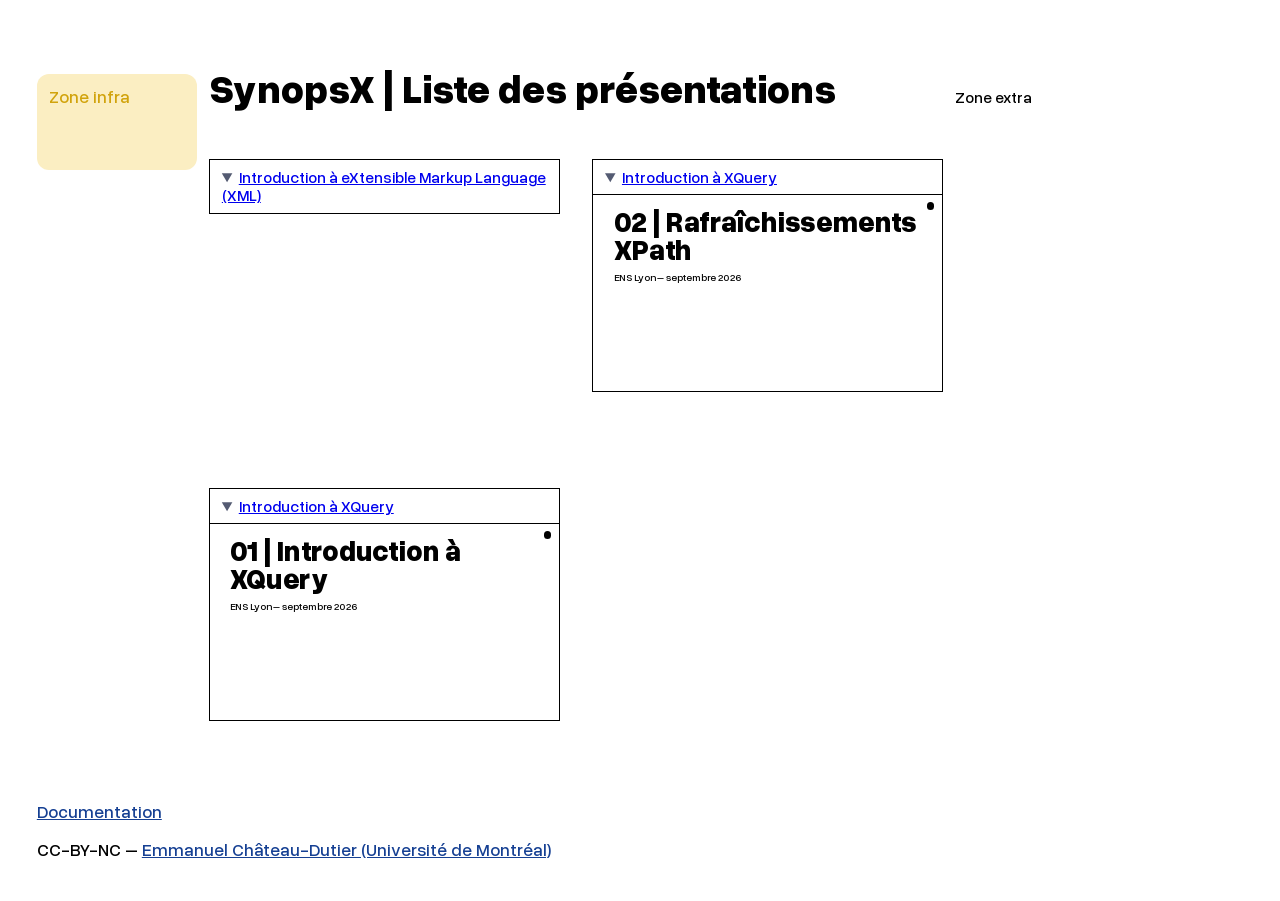
<file: index.html>
<!doctype html>
<html lang="fr">
  <head>
    <meta charset="utf-8" />
    <title>SynopsX | Liste des présentations</title>
    <meta name="viewport" content="width=device-width,initial-scale=1" />

        <meta name="author" content="emchateau" />
     
    <link rel="icon" href="data:;base64,iVBORw0KGgo=" />

    <link rel="stylesheet" href="style/general/reset.css" />
    <link rel="stylesheet" href="style/general/variables.css" />
    <link rel="stylesheet" href="style/general/global.css" />
    <link rel="stylesheet" href="fonts/overused-grotesk/overused-grotesk.css" />
    <link rel="stylesheet" href="style/layout/page-layout.css" />
    <link rel="stylesheet" href="style/components/prose.css" />
    <link rel="stylesheet" href="style/components/conteneur-diapositives.css" />
    <link rel="stylesheet" href="style/components/mosaique.css" />
    <link rel="stylesheet" href="lib/reveal.js-6.0.1/dist/reveal.css" />
    <link rel="stylesheet" href="style/components/theme.reveal.css" />
  </head>
  <body>
    <div class="page-layout">
      <header>
        <!-- Logo etc. -->
      </header>

      <main class="page-layout__main">
        <div class="page-layout__infra">Zone infra</div>

        <article class="page-layout__content">
          <div class="prose">
            <h1>SynopsX | Liste des présentations</h1>

            
          </div>

          <div class="mosaique" data-seances="xml-introduction.html xpath-introduction.html xquery-introduction.html "></div>
        </article>

        <div class="page-layout__extra">Zone extra</div>
      </main>

      <footer>
        <nav><a href="documentation.html">Documentation</a></nav>
        <p>
          CC-BY-NC –
          <a href="https://orcid.org/0000-0003-4092-4569"
            >Emmanuel Château-Dutier (Université de Montréal)</a
          >
        </p>
      </footer>

      <script src="lib/reveal.js-6.0.1/dist/reveal.js"></script>
      <script src="scripts/dia-elements.js"></script>
      <script src="scripts/index.js"></script>
      <script src="scripts/livereload.js"></script>
    </div>
  </body>
</html>
</file>
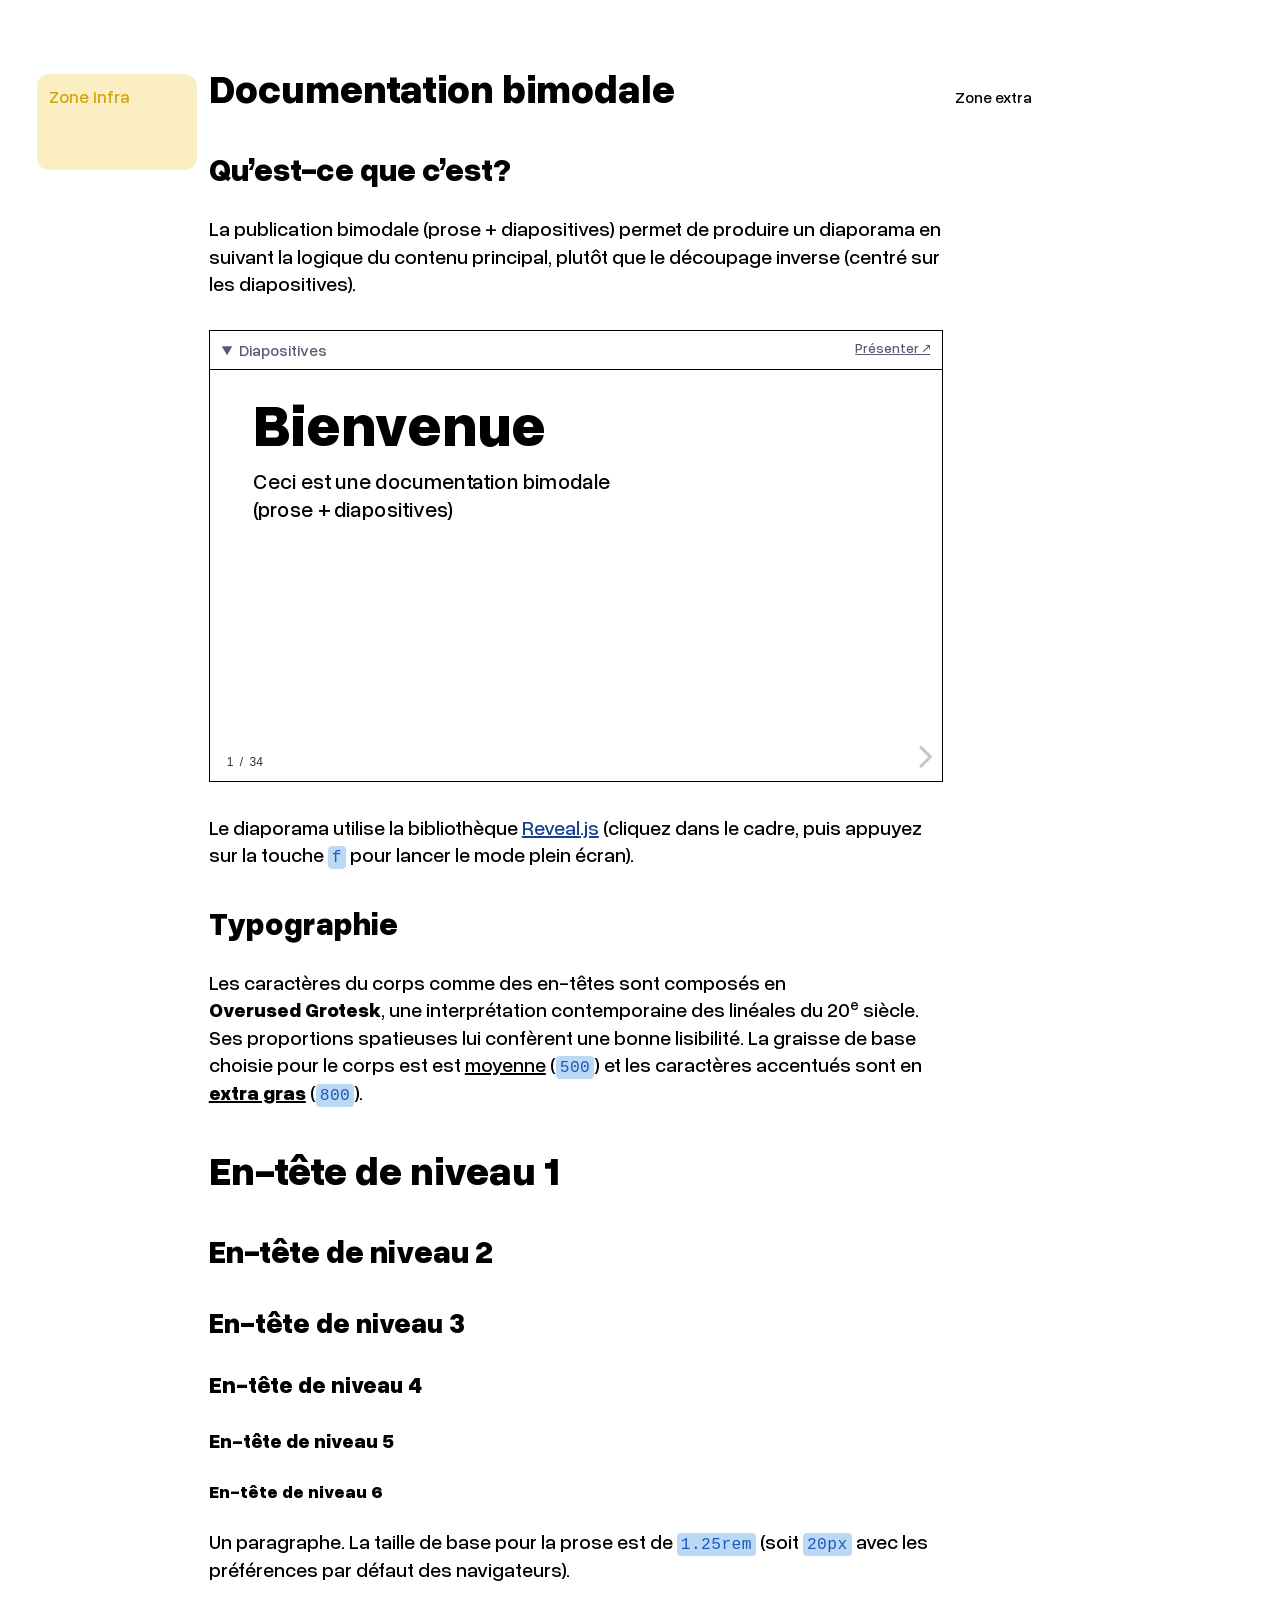
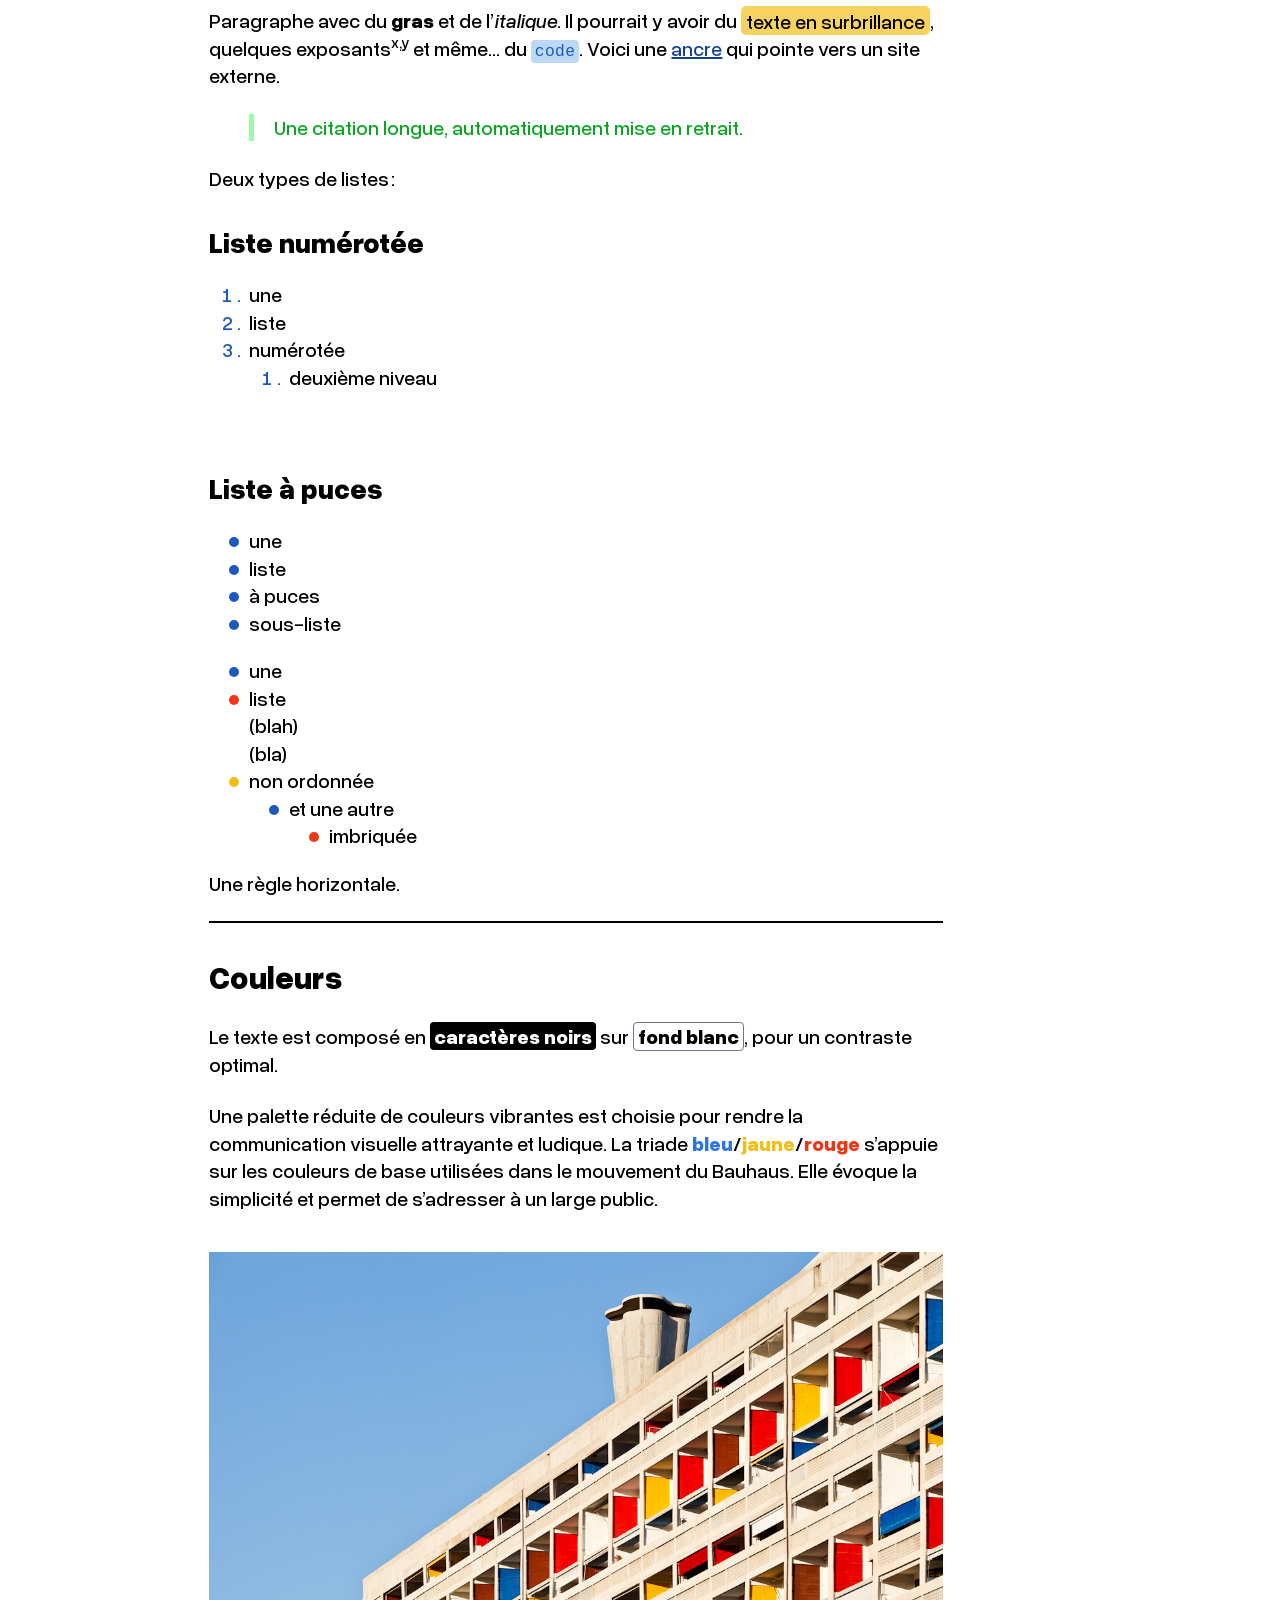
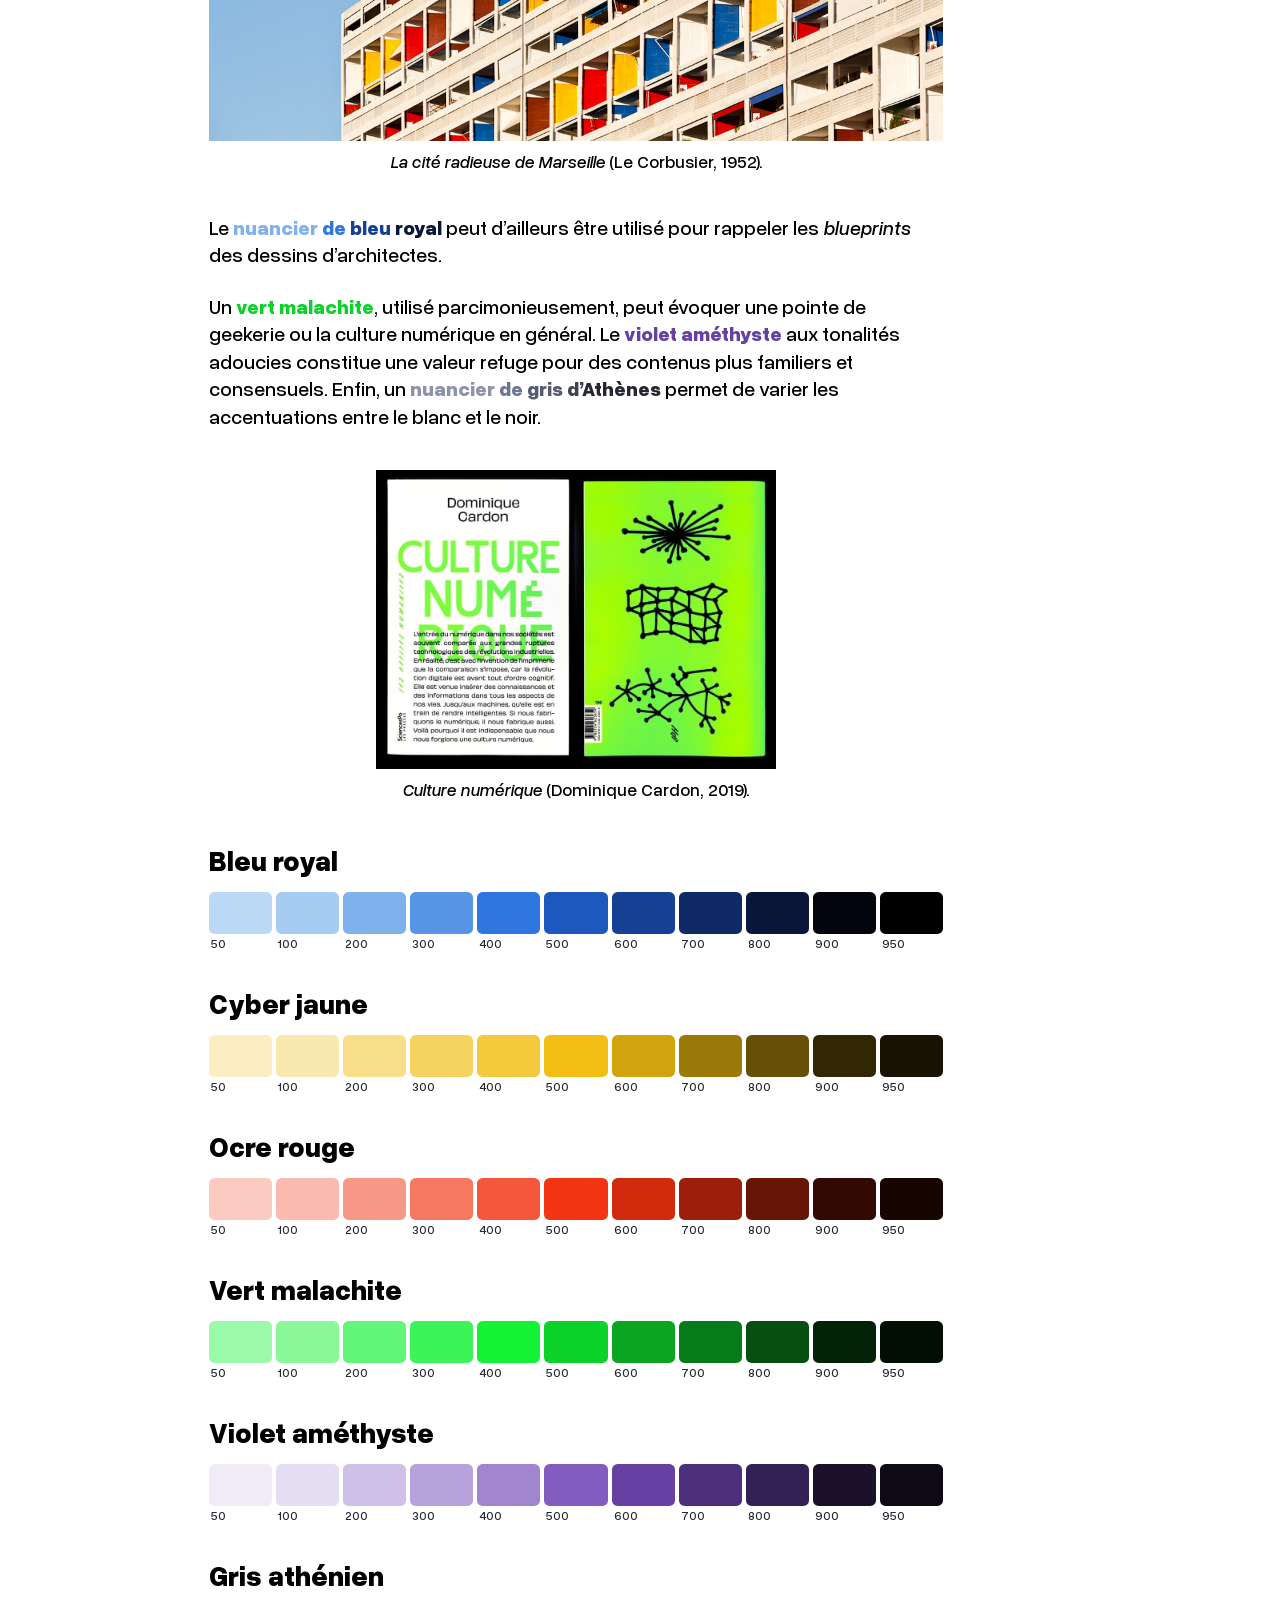
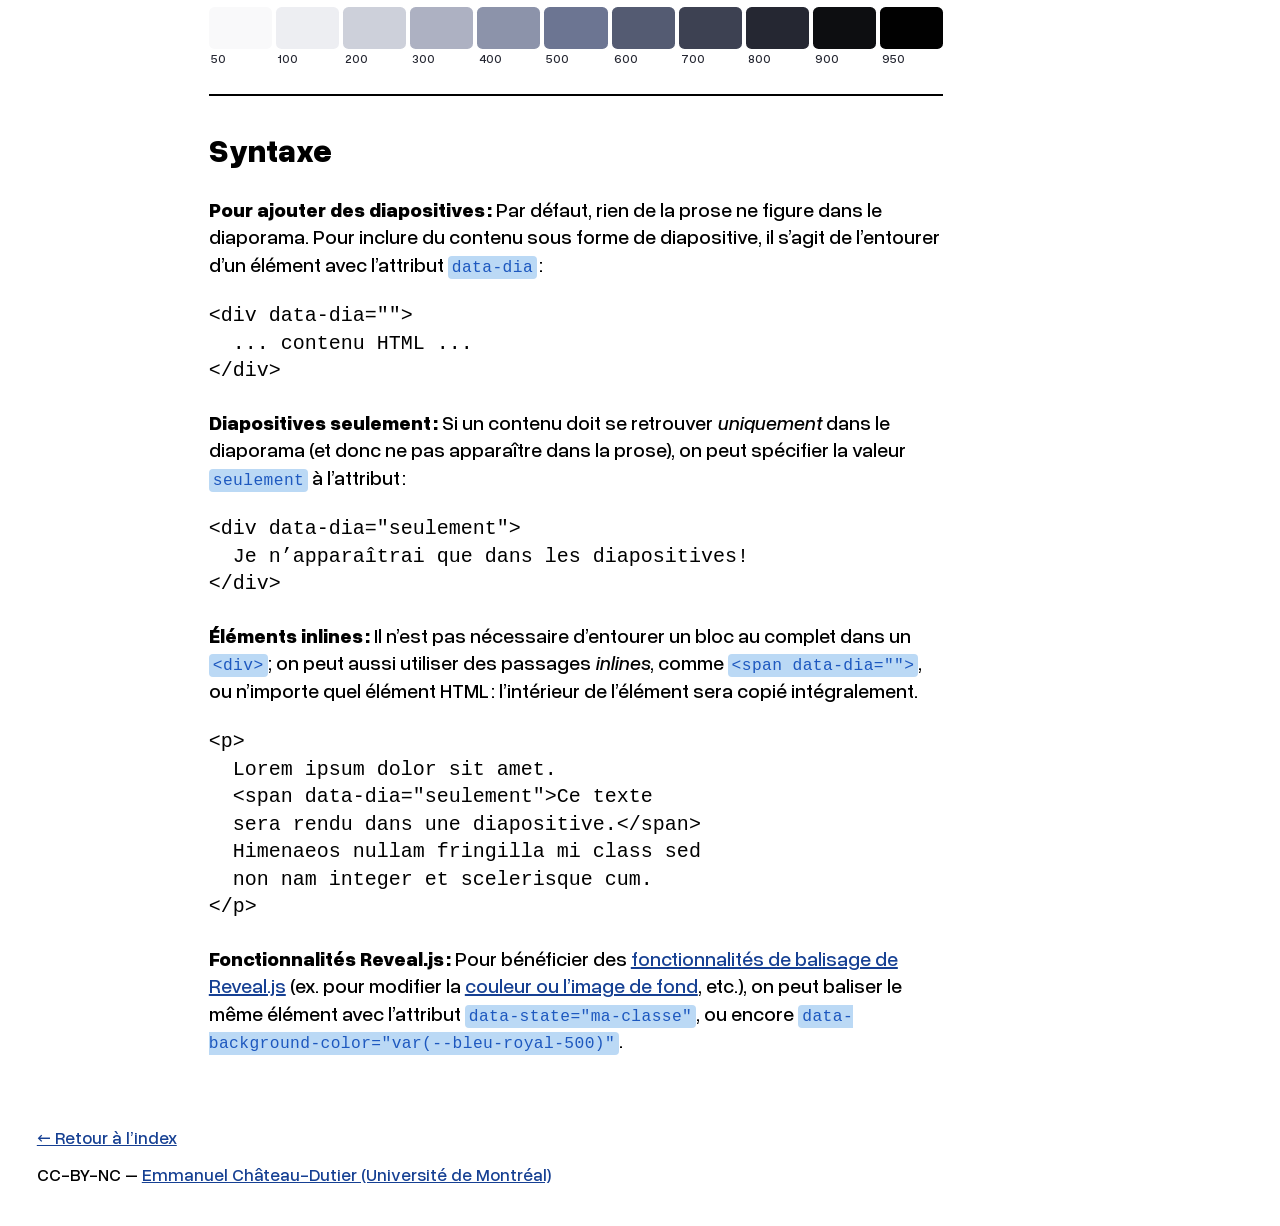
<file: documentation.html>
<!doctype html>
<html lang="fr">
  <head>
    <meta charset="utf-8" />
    <title>Documentation bimodale</title>
    <meta name="viewport" content="width=device-width,initial-scale=1" />

    <!-- Métadonnées -->
    <meta name="description" content="" />
    
    <!-- Gif transparent le plus petit qui soit, évite une requête inutile vers le serveur (et une erreur dans la console). -->
    <link rel="icon" href="data:;base64,iVBORw0KGgo=">

    <!-- Feuilles de style -->
    <!-- Général -->
    <link rel="stylesheet" href="style/general/reset.css" />
    <link rel="stylesheet" href="style/general/variables.css" />
    <link rel="stylesheet" href="style/general/global.css" />
    <!-- Polices -->
    <link rel="stylesheet" href="fonts/overused-grotesk/overused-grotesk.css" />
    <!-- Dispositions de page -->
    <link rel="stylesheet" href="style/layout/page-layout.css" />
    <!-- Composants -->
    <link rel="stylesheet" href="style/components/prose.css" />
    <link rel="stylesheet" href="style/components/conteneur-diapositives.css" />

    <!-- Styleguide (demo only) -->
    <link rel="stylesheet" href="style/components/styleguide.css" />

    <link rel="stylesheet" href="lib/reveal.js-6.0.1/dist/reveal.css" />
    <link rel="stylesheet" href="style/components/theme.reveal.css" />

  </head>
  <body>
    <!-- .page-layout pourrait être appliqué sur le body (ici c’est pour le guide) -->
    <div class="page-layout">
        
      <header>
        <!-- Logo etc. -->
      </header>

      <main class="page-layout__main">
        <div class="page-layout__infra">Zone infra</div>
        
        <article class="page-layout__content">
          <div class="prose">
            <!-- -->

            <h1>Documentation bimodale</h1>

            <div data-dia="seulement" data-state="centered">
              <h1 id="bienvenue">Bienvenue</h1>

              <p>Ceci est une documentation bimodale <br>(prose + diapositives)</p>
            </div>

            <h2>Qu’est-ce que c’est?</h2>

            <p>La publication bimodale (prose + diapositives) permet de produire un diaporama en suivant la logique du contenu principal, plutôt que le découpage inverse (centré sur les diapositives).</p>

            <details open class="conteneur-diapositives">
              <summary class="conteneur-diapositives-etiquette">
                Diapositives
                <a href="?presentation" target="_blank" rel="noopener" style="float:right;font-size:.85em;color:inherit">Présenter ↗</a>
              </summary>
            
              <div class="reveal" style="width: 100%; aspect-ratio: 16 / 9">
                <div class="slides">
                  <!-- Diapositives insérées ici -->
                </div>
              </div>
            </details>

            <p>Le diaporama utilise la bibliothèque <a href="https://revealjs.com/" target="_blank">Reveal.js</a> (cliquez dans le cadre, puis appuyez sur la touche <code>f</code> pour lancer le mode plein écran).</p>

            <h2>Typographie</h2>

            <div data-dia="seulement" data-state="intertitre" data-background-color="#000">
              <h2>Typographie</h2>
              <p>Échelle et caractères</p>
            </div>

            <p>Les caractères du corps comme des en-têtes sont composés en <strong>Overused&nbsp;Grotesk</strong>, une interprétation contemporaine des linéales du 20<sup>e</sup> siècle. Ses proportions spatieuses lui confèrent une bonne lisibilité. La graisse de base choisie pour le corps est est <u>moyenne</u> (<code>500</code>) et les caractères accentués sont en <strong><u>extra gras</u></strong> (<code>800</code>).</p>

            <div data-dia="seulement">
              <h3>Typographie : Overused Grotesk</h3>
              <p>Les caractères du corps comme des en-têtes sont composés en <strong>Overused&nbsp;Grotesk</strong>, une interprétation contemporaine des linéales du 20<sup>e</sup> siècle. Ses proportions spatieuses lui confèrent une bonne lisibilité. La graisse de base choisie pour le corps est est <u>moyenne</u> (<code>500</code>) et les caractères accentués sont en <strong><u>extra gras</u></strong> (<code>800</code>).</p>
            </div>

            <div data-dia="seulement">
              <h1>En-tête de niveau 1</h1>
              <h2>En-tête de niveau 2</h2>
              <h3>En-tête de niveau 3</h3>
            </div>

            <h1>En-tête de niveau 1</h1>
            <h2>En-tête de niveau 2</h2>
            <h3>En-tête de niveau 3</h3>
            <h4>En-tête de niveau 4</h4>
            <h5>En-tête de niveau 5</h5>
            <h6>En-tête de niveau 6</h6>

            <div data-dia="">
              <p>Un paragraphe. La taille de base pour la prose est de <code>1.25rem</code> (soit <code>20px</code> avec les préférences par défaut des navigateurs).</p>
              <p>Paragraphe avec du <strong>gras</strong> et de l’<em>italique</em>. Il pourrait y avoir du <mark>texte en surbrillance</mark>, quelques exposants<sup>x,y</sup> et même… du <code>code</code>. Voici une <a href="https://tei-c.org/">ancre</a> qui pointe vers un site externe.</p>
            </div>

            <div data-dia="">
              <blockquote>
                <p>Une citation longue, automatiquement mise en retrait.</p>
              </blockquote>
            </div>

              <p>Deux types de listes :</p>

            <div data-dia="">
              <h3>Liste numérotée</h3>
              <ol>
                <li>une</li>
                <li>liste</li>
                <li>numérotée</li>
                  <ol>
                    <li>deuxième niveau</li>
                  </ol>
              </ol>
              <br/>
              <h3>Liste à puces</h3>
              <ul>
                <li>une</li>
                <li>liste</li>
                <li>à puces</li>
                  <ul>
                    <li>sous-liste</li>
                  </ul>
                
              </ul>
            </div>

            <ul>
              <li>une</li>
              <li style="--prose-couleur-puce: var(--ocre-rouge-500)">liste<br>(blah)<br>(bla)</li>
              <li style="--prose-couleur-puce: var(--cyber-jaune-500)">non ordonnée
                <ul>
                  <li style="--prose-couleur-puce: var(--bleu-royal-500)">et une autre
                    <ul>
                      <li style="--prose-couleur-puce: var(--ocre-rouge-500)">imbriquée</li>
                    </ul>
                  </li>
                </ul>
              </li>
            </ul>

            Une règle horizontale.

            <hr />

            <h2>Couleurs</h2>

            <div data-dia="seulement" data-state="intertitre" data-background-color="#000" data-numbers="false">
              <h2>Couleurs</h2>
              <p>Palette proposée</p>
            </div>

            <div data-dia="">
              <p>Le texte est composé en <strong style="color: #fff; background-color: #000; padding: .125rem .25rem; line-height: .8; border-radius: .25rem;">caractères noirs</strong> sur <strong style="background-color: #fff; color: #000; padding: 1px .25rem .125rem; line-height: .8; border-radius: .25rem; border: 1px solid var(--gris-athenes-500)">fond blanc</strong>, pour un contraste optimal.</p>
              
              <p>Une palette réduite de couleurs vibrantes est choisie pour rendre la communication visuelle attrayante et ludique. La triade <strong style="color: var(--bleu-royal);">bleu</strong>/<strong style="color: var(--cyber-jaune-500);">jaune</strong>/<strong style="color: var(--ocre-rouge-500);">rouge</strong> s’appuie sur les couleurs de base utilisées dans le mouvement du Bauhaus. Elle évoque la simplicité et permet de s’adresser à un large public.</p>
            </div>

              <figure>
                <img
                  src="assets/cite-radieuse-marseille.jpg"
                  alt="La cité radieuse (Le Corbusier, 1952)"
                />
                <figcaption><cite>La cité radieuse de Marseille</cite> (Le Corbusier, 1952).</figcaption>
              </figure>

            <div data-dia="seulement" data-background-color="#000" data-background-image="assets/cite-radieuse-marseille.jpg" data-background-size="contain"></div>
            
            <div data-dia>

              <p>Le <strong><span style="color: var(--bleu-royal-200)">nuancier</span> <span style="color: var(--bleu-royal-400)">de</span> <span style="color: var(--bleu-royal-600)">bleu</span> <span style="color: var(--bleu-royal-800)">royal</span></strong> peut d’ailleurs être utilisé pour rappeler les <em lang="en">blueprints</em> des dessins d’architectes.</p>
              
              <p>Un <strong style="color: var(--vert-malachite);">vert malachite</strong>, utilisé parcimonieusement, peut évoquer une pointe de geekerie ou la culture numérique en général. Le <strong style="color: var(--violet-amethyste-600)">violet améthyste</strong> aux tonalités adoucies constitue une valeur refuge pour des contenus plus familiers et consensuels. Enfin, un <strong><span  style="color: var(--gris-athenes-400)">nuancier</span> <span style="color: var(--gris-athenes-500)">de</span> <span style="color: var(--gris-athenes-600)">gris <span style="color: var(--gris-athenes-700)">d’</span><span style="color: var(--gris-athenes-800)">Athènes</span></strong> permet de varier les accentuations entre le blanc et le noir.</p>
            </div>

            <figure>
              <img
                src="assets/culture-numerique.jpg"
                alt="Culture numérique"
                width="400px"
              />
              <figcaption><cite>Culture numérique</cite> (Dominique Cardon, 2019).</figcaption>
            </figure>

            <section data-dia="seulement" data-background-color="var(--bleu-royal)">Une autre diapo</section>
            <section data-dia="seulement" data-background-color="var(--bleu-royal-200)" style="color: var(--bleu-royal-700)">Une autre diapo</section>
            <section data-dia="seulement" data-background-color="var(--bleu-royal-700)" style="color: var(--bleu-royal-100)">Une autre diapo</section>
            <section data-dia="seulement" data-background-color="var(--cyber-jaune-500)">Une autre diapo</section>
            <section data-dia="seulement" data-background-color="var(--ocre-rouge)">Une autre diapo</section>
            <section data-dia="seulement" data-background-color="var(--vert-malachite-400)">Une autre diapo</section>
            <section data-dia="seulement" data-background-color="var(--violet-amethyste-700)" style="color: var(--violet-amethyste-100)">Une autre diapo</section>
            <section data-dia="seulement" data-background-color="var(--violet-amethyste-200)" style="color: var(--violet-amethyste-800)">Une autre diapo</section>
            <section data-dia="seulement" data-background-color="var(--gris-athenes-700)" style="color: var(--gris-athenes-200)">Une autre diapo</section>
            <section data-dia="seulement" data-background-color="var(--gris-athenes-300)" style="color: var(--bleu-royal-600)">Une autre diapo</section>
            <section data-dia="seulement" data-background-color="var(--violet-amethyste-700)" style="color: var(--vert-malachite-400)">Une autre diapo</section>
            <section data-dia="seulement" data-background-color="var(--ocre-rouge-600)" style="color: var(--cyber-jaune-400)">Une autre diapo</section>

            <section class="sg-section-tuiles">
              <h3 class="sg-section-tuiles__entete">Bleu royal</h3>
              <div class="sg-section-tuiles__alignement">
                <div class="sg-tuile" style="--tuile-bg: var(--bleu-royal-50); --tuile-couleur-bordure: var(--gris-athenes-300)">
                  <div class="sg-tuile__pastille"></div>
                  <div class="sg-tuile__description">
                    50
                  </div>
                </div>
                <div class="sg-tuile" style="--tuile-bg: var(--bleu-royal-100); --tuile-couleur-bordure: var(--gris-athenes-300)">
                  <div class="sg-tuile__pastille"></div>
                  <div class="sg-tuile__description">100</div>
                </div>
                <div class="sg-tuile" style="--tuile-bg: var(--bleu-royal-200);">
                  <div class="sg-tuile__pastille"></div>
                  <div class="sg-tuile__description">200</div>
                </div>
                <div class="sg-tuile" style="--tuile-bg: var(--bleu-royal-300);">
                  <div class="sg-tuile__pastille"></div>
                  <div class="sg-tuile__description">300</div>
                </div>
                <div class="sg-tuile" style="--tuile-bg: var(--bleu-royal-400);">
                  <div class="sg-tuile__pastille"></div>
                  <div class="sg-tuile__description">400</div>
                </div>
                <div class="sg-tuile" style="--tuile-bg: var(--bleu-royal-500);">
                  <div class="sg-tuile__pastille"></div>
                  <div class="sg-tuile__description">500</div>
                </div>
                <div class="sg-tuile" style="--tuile-bg: var(--bleu-royal-600);">
                  <div class="sg-tuile__pastille"></div>
                  <div class="sg-tuile__description">600</div>
                </div>
                <div class="sg-tuile" style="--tuile-bg: var(--bleu-royal-700);">
                  <div class="sg-tuile__pastille"></div>
                  <div class="sg-tuile__description">700</div>
                </div>
                <div class="sg-tuile" style="--tuile-bg: var(--bleu-royal-800);">
                  <div class="sg-tuile__pastille"></div>
                  <div class="sg-tuile__description">800</div>
                </div>
                <div class="sg-tuile" style="--tuile-bg: var(--bleu-royal-900);">
                  <div class="sg-tuile__pastille"></div>
                  <div class="sg-tuile__description">900</div>
                </div>
                <div class="sg-tuile" style="--tuile-bg: var(--bleu-royal-950);">
                  <div class="sg-tuile__pastille"></div>
                  <div class="sg-tuile__description">950</div>
                </div>
              </div>
            </section>

            <section class="sg-section-tuiles">
              <h3 class="sg-section-tuiles__entete">Cyber jaune</h3>
              <div class="sg-section-tuiles__alignement">
              <div class="sg-tuile" style="--tuile-bg: var(--cyber-jaune-50); --tuile-couleur-bordure: var(--gris-athenes-300)">
                <div class="sg-tuile__pastille"></div>
                <div class="sg-tuile__description">50</div>
              </div>
              <div class="sg-tuile" style="--tuile-bg: var(--cyber-jaune-100); --tuile-couleur-bordure: var(--gris-athenes-300)">
                <div class="sg-tuile__pastille"></div>
                <div class="sg-tuile__description">100</div>
              </div>
              <div class="sg-tuile" style="--tuile-bg: var(--cyber-jaune-200);">
                <div class="sg-tuile__pastille"></div>
                <div class="sg-tuile__description">200</div>
              </div>
              <div class="sg-tuile" style="--tuile-bg: var(--cyber-jaune-300);">
                <div class="sg-tuile__pastille"></div>
                <div class="sg-tuile__description">300</div>
              </div>
              <div class="sg-tuile" style="--tuile-bg: var(--cyber-jaune-400);">
                <div class="sg-tuile__pastille"></div>
                <div class="sg-tuile__description">400</div>
              </div>
              <div class="sg-tuile" style="--tuile-bg: var(--cyber-jaune-500);">
                <div class="sg-tuile__pastille"></div>
                <div class="sg-tuile__description">500</div>
              </div>
              <div class="sg-tuile" style="--tuile-bg: var(--cyber-jaune-600);">
                <div class="sg-tuile__pastille"></div>
                <div class="sg-tuile__description">600</div>
              </div>
              <div class="sg-tuile" style="--tuile-bg: var(--cyber-jaune-700);">
                <div class="sg-tuile__pastille"></div>
                <div class="sg-tuile__description">700</div>
              </div>
              <div class="sg-tuile" style="--tuile-bg: var(--cyber-jaune-800);">
                <div class="sg-tuile__pastille"></div>
                <div class="sg-tuile__description">800</div>
              </div>
              <div class="sg-tuile" style="--tuile-bg: var(--cyber-jaune-900);">
                <div class="sg-tuile__pastille"></div>
                <div class="sg-tuile__description">900</div>
              </div>
              <div class="sg-tuile" style="--tuile-bg: var(--cyber-jaune-950);">
                <div class="sg-tuile__pastille"></div>
                <div class="sg-tuile__description">950</div>
              </div>
              </div>
            </section>

            <section class="sg-section-tuiles">
              <h3 class="sg-section-tuiles__entete">Ocre rouge</h3>
              <div class="sg-section-tuiles__alignement">
              <div class="sg-tuile" style="--tuile-bg: var(--ocre-rouge-50); --tuile-couleur-bordure: var(--gris-athenes-300)">
                <div class="sg-tuile__pastille"></div>
                <div class="sg-tuile__description">50</div>
              </div>
              <div class="sg-tuile" style="--tuile-bg: var(--ocre-rouge-100); --tuile-couleur-bordure: var(--gris-athenes-300)">
                <div class="sg-tuile__pastille"></div>
                <div class="sg-tuile__description">100</div>
              </div>
              <div class="sg-tuile" style="--tuile-bg: var(--ocre-rouge-200);">
                <div class="sg-tuile__pastille"></div>
                <div class="sg-tuile__description">200</div>
              </div>
              <div class="sg-tuile" style="--tuile-bg: var(--ocre-rouge-300);">
                <div class="sg-tuile__pastille"></div>
                <div class="sg-tuile__description">300</div>
              </div>
              <div class="sg-tuile" style="--tuile-bg: var(--ocre-rouge-400);">
                <div class="sg-tuile__pastille"></div>
                <div class="sg-tuile__description">400</div>
              </div>
              <div class="sg-tuile" style="--tuile-bg: var(--ocre-rouge-500);">
                <div class="sg-tuile__pastille"></div>
                <div class="sg-tuile__description">500</div>
              </div>
              <div class="sg-tuile" style="--tuile-bg: var(--ocre-rouge-600);">
                <div class="sg-tuile__pastille"></div>
                <div class="sg-tuile__description">600</div>
              </div>
              <div class="sg-tuile" style="--tuile-bg: var(--ocre-rouge-700);">
                <div class="sg-tuile__pastille"></div>
                <div class="sg-tuile__description">700</div>
              </div>
              <div class="sg-tuile" style="--tuile-bg: var(--ocre-rouge-800);">
                <div class="sg-tuile__pastille"></div>
                <div class="sg-tuile__description">800</div>
              </div>
              <div class="sg-tuile" style="--tuile-bg: var(--ocre-rouge-900);">
                <div class="sg-tuile__pastille"></div>
                <div class="sg-tuile__description">900</div>
              </div>
              <div class="sg-tuile" style="--tuile-bg: var(--ocre-rouge-950);">
                <div class="sg-tuile__pastille"></div>
                <div class="sg-tuile__description">950</div>
              </div>
              </div>
            </section>

            <section class="sg-section-tuiles">
              <h3 class="sg-section-tuiles__entete">Vert malachite</h3>
              <div class="sg-section-tuiles__alignement">
              <div class="sg-tuile" style="--tuile-bg: var(--vert-malachite-50); --tuile-couleur-bordure: var(--gris-athenes-300)">
                <div class="sg-tuile__pastille"></div>
                <div class="sg-tuile__description">50</div>
              </div>
              <div class="sg-tuile" style="--tuile-bg: var(--vert-malachite-100); --tuile-couleur-bordure: var(--gris-athenes-300)">
                <div class="sg-tuile__pastille"></div>
                <div class="sg-tuile__description">100</div>
              </div>
              <div class="sg-tuile" style="--tuile-bg: var(--vert-malachite-200);">
                <div class="sg-tuile__pastille"></div>
                <div class="sg-tuile__description">200</div>
              </div>
              <div class="sg-tuile" style="--tuile-bg: var(--vert-malachite-300);">
                <div class="sg-tuile__pastille"></div>
                <div class="sg-tuile__description">300</div>
              </div>
              <div class="sg-tuile" style="--tuile-bg: var(--vert-malachite-400);">
                <div class="sg-tuile__pastille"></div>
                <div class="sg-tuile__description">400</div>
              </div>
              <div class="sg-tuile" style="--tuile-bg: var(--vert-malachite-500);">
                <div class="sg-tuile__pastille"></div>
                <div class="sg-tuile__description">500</div>
              </div>
              <div class="sg-tuile" style="--tuile-bg: var(--vert-malachite-600);">
                <div class="sg-tuile__pastille"></div>
                <div class="sg-tuile__description">600</div>
              </div>
              <div class="sg-tuile" style="--tuile-bg: var(--vert-malachite-700);">
                <div class="sg-tuile__pastille"></div>
                <div class="sg-tuile__description">700</div>
              </div>
              <div class="sg-tuile" style="--tuile-bg: var(--vert-malachite-800);">
                <div class="sg-tuile__pastille"></div>
                <div class="sg-tuile__description">800</div>
              </div>
              <div class="sg-tuile" style="--tuile-bg: var(--vert-malachite-900);">
                <div class="sg-tuile__pastille"></div>
                <div class="sg-tuile__description">900</div>
              </div>
              <div class="sg-tuile" style="--tuile-bg: var(--vert-malachite-950);">
                <div class="sg-tuile__pastille"></div>
                <div class="sg-tuile__description">950</div>
              </div>
              </div>
            </section>

            <section class="sg-section-tuiles">
              <h3 class="sg-section-tuiles__entete">Violet améthyste</h3>
              <div class="sg-section-tuiles__alignement">
              <div class="sg-tuile" style="--tuile-bg: var(--violet-amethyste-50); --tuile-couleur-bordure: var(--gris-athenes-300)">
                <div class="sg-tuile__pastille"></div>
                <div class="sg-tuile__description">50</div>
              </div>
              <div class="sg-tuile" style="--tuile-bg: var(--violet-amethyste-100); --tuile-couleur-bordure: var(--gris-athenes-300)">
                <div class="sg-tuile__pastille"></div>
                <div class="sg-tuile__description">100</div>
              </div>
              <div class="sg-tuile" style="--tuile-bg: var(--violet-amethyste-200);">
                <div class="sg-tuile__pastille"></div>
                <div class="sg-tuile__description">200</div>
              </div>
              <div class="sg-tuile" style="--tuile-bg: var(--violet-amethyste-300);">
                <div class="sg-tuile__pastille"></div>
                <div class="sg-tuile__description">300</div>
              </div>
              <div class="sg-tuile" style="--tuile-bg: var(--violet-amethyste-400);">
                <div class="sg-tuile__pastille"></div>
                <div class="sg-tuile__description">400</div>
              </div>
              <div class="sg-tuile" style="--tuile-bg: var(--violet-amethyste-500);">
                <div class="sg-tuile__pastille"></div>
                <div class="sg-tuile__description">500</div>
              </div>
              <div class="sg-tuile" style="--tuile-bg: var(--violet-amethyste-600);">
                <div class="sg-tuile__pastille"></div>
                <div class="sg-tuile__description">600</div>
              </div>
              <div class="sg-tuile" style="--tuile-bg: var(--violet-amethyste-700);">
                <div class="sg-tuile__pastille"></div>
                <div class="sg-tuile__description">700</div>
              </div>
              <div class="sg-tuile" style="--tuile-bg: var(--violet-amethyste-800);">
                <div class="sg-tuile__pastille"></div>
                <div class="sg-tuile__description">800</div>
              </div>
              <div class="sg-tuile" style="--tuile-bg: var(--violet-amethyste-900);">
                <div class="sg-tuile__pastille"></div>
                <div class="sg-tuile__description">900</div>
              </div>
              <div class="sg-tuile" style="--tuile-bg: var(--violet-amethyste-950);">
                <div class="sg-tuile__pastille"></div>
                <div class="sg-tuile__description">950</div>
              </div>
              </div>
            </section>

            <section class="sg-section-tuiles">
              <h3 class="sg-section-tuiles__entete">Gris athénien</h3>
              <div class="sg-section-tuiles__alignement">
                <div class="sg-tuile" style="--tuile-bg: var(--gris-athenes-50); --tuile-couleur-bordure: var(--gris-athenes-300)">
                  <div class="sg-tuile__pastille"></div>
                  <div class="sg-tuile__description">50</div>
                </div>
                <div class="sg-tuile" style="--tuile-bg: var(--gris-athenes-100); --tuile-couleur-bordure: var(--gris-athenes-300)">
                  <div class="sg-tuile__pastille"></div>
                  <div class="sg-tuile__description">100</div>
                </div>
                <div class="sg-tuile" style="--tuile-bg: var(--gris-athenes-200);">
                  <div class="sg-tuile__pastille"></div>
                  <div class="sg-tuile__description">200</div>
                </div>
                <div class="sg-tuile" style="--tuile-bg: var(--gris-athenes-300);">
                  <div class="sg-tuile__pastille"></div>
                  <div class="sg-tuile__description">300</div>
                </div>
                <div class="sg-tuile" style="--tuile-bg: var(--gris-athenes-400);">
                  <div class="sg-tuile__pastille"></div>
                  <div class="sg-tuile__description">400</div>
                </div>
                <div class="sg-tuile" style="--tuile-bg: var(--gris-athenes-500);">
                  <div class="sg-tuile__pastille"></div>
                  <div class="sg-tuile__description">500</div>
                </div>
                <div class="sg-tuile" style="--tuile-bg: var(--gris-athenes-600);">
                  <div class="sg-tuile__pastille"></div>
                  <div class="sg-tuile__description">600</div>
                </div>
                <div class="sg-tuile" style="--tuile-bg: var(--gris-athenes-700);">
                  <div class="sg-tuile__pastille"></div>
                  <div class="sg-tuile__description">700</div>
                </div>
                <div class="sg-tuile" style="--tuile-bg: var(--gris-athenes-800);">
                  <div class="sg-tuile__pastille"></div>
                  <div class="sg-tuile__description">800</div>
                </div>
                <div class="sg-tuile" style="--tuile-bg: var(--gris-athenes-900);">
                  <div class="sg-tuile__pastille"></div>
                  <div class="sg-tuile__description">900</div>
                </div>
                <div class="sg-tuile" style="--tuile-bg: var(--gris-athenes-950);">
                  <div class="sg-tuile__pastille"></div>
                  <div class="sg-tuile__description">950</div>
                </div>
              </div>
            </section>

            <hr />

            <div data-dia="" data-state="intertitre" data-background-color="#000" data-numbers="false">
              <h2>Syntaxe</h2>
            </div>

            <div data-dia="">
              <p><strong>Pour ajouter des diapositives :</strong> Par défaut, rien de la prose ne figure dans le diaporama. Pour inclure du contenu sous forme de diapositive, il s’agit de l’entourer d’un élément avec l’attribut <code>data-dia</code></code> :</p>

              <pre>&lt;div data-dia=""&gt;
  ... contenu HTML ...
&lt;/div&gt;
</pre>
            </div>

            <div data-dia="">
              <p><strong>Diapositives seulement :</strong> Si un contenu doit se retrouver <em>uniquement</em> dans le diaporama (et donc ne pas apparaître dans la prose), on peut spécifier la valeur <code>seulement</code> à l’attribut :</p>
            
              <pre>&lt;div data-dia="seulement"&gt;
  Je n’apparaîtrai que dans les diapositives!
&lt;/div&gt;
</pre>
            </div>

            <div data-dia="">
              <p><strong>Éléments inlines :</strong> Il n’est pas nécessaire d’entourer un bloc au complet dans un <code>&lt;div&gt;</code>; on peut aussi utiliser des passages <em lang="en">inlines</em>, comme <code>&lt;span data-dia=&quot;&quot;&gt;</code>, ou n’importe quel élément HTML : l’intérieur de l’élément sera copié intégralement.</p>
      
              <pre>&lt;p&gt;
  Lorem ipsum dolor sit amet.
  &lt;span data-dia="seulement"&gt;Ce texte
  sera rendu dans une diapositive.&lt;/span&gt;
  Himenaeos nullam fringilla mi class sed
  non nam integer et scelerisque cum.
&lt;/p&gt;</pre>
            </div>

            <div data-dia="">
              <p><strong>Fonctionnalités Reveal.js :</strong> Pour bénéficier des <a href="https://revealjs.com/markup/#slide-states" target="_blank">fonctionnalités de balisage de Reveal.js</a> (ex. pour modifier la <a href="https://revealjs.com/backgrounds/" target="_blank">couleur ou l’image de fond</a>, etc.), on peut baliser le même élément avec l’attribut <code>data-state="ma-classe"</code>, ou encore <code>data-background-color=&quot;var(--bleu-royal-500)&quot;</code>.</p>
            </div>

            <section data-dia="seulement" data-state="centered hide-numbers">
              <h2>Fini.</h2>
            </section>

          </div>
        </article>
        
        <div class="page-layout__extra">
          Zone extra
        </div>
      </main>

      <footer>
        <nav><a href="index.html">← Retour à l’index</a></nav>
        <p>CC-BY-NC – <a href="https://orcid.org/0000-0003-4092-4569">Emmanuel Château-Dutier (Université de Montréal)</a></p>
      </footer>

      <!-- Scripts -->
      <script src="lib/reveal.js-6.0.1/dist/reveal.js"></script>
      <script src="lib/reveal.js-6.0.1/dist/plugin/notes.js"></script>
      <script src="lib/reveal.js-6.0.1/dist/plugin/highlight.js"></script>
      <script src="scripts/diapositives.js"></script>
    </div>
  </body>
</html>
</file>
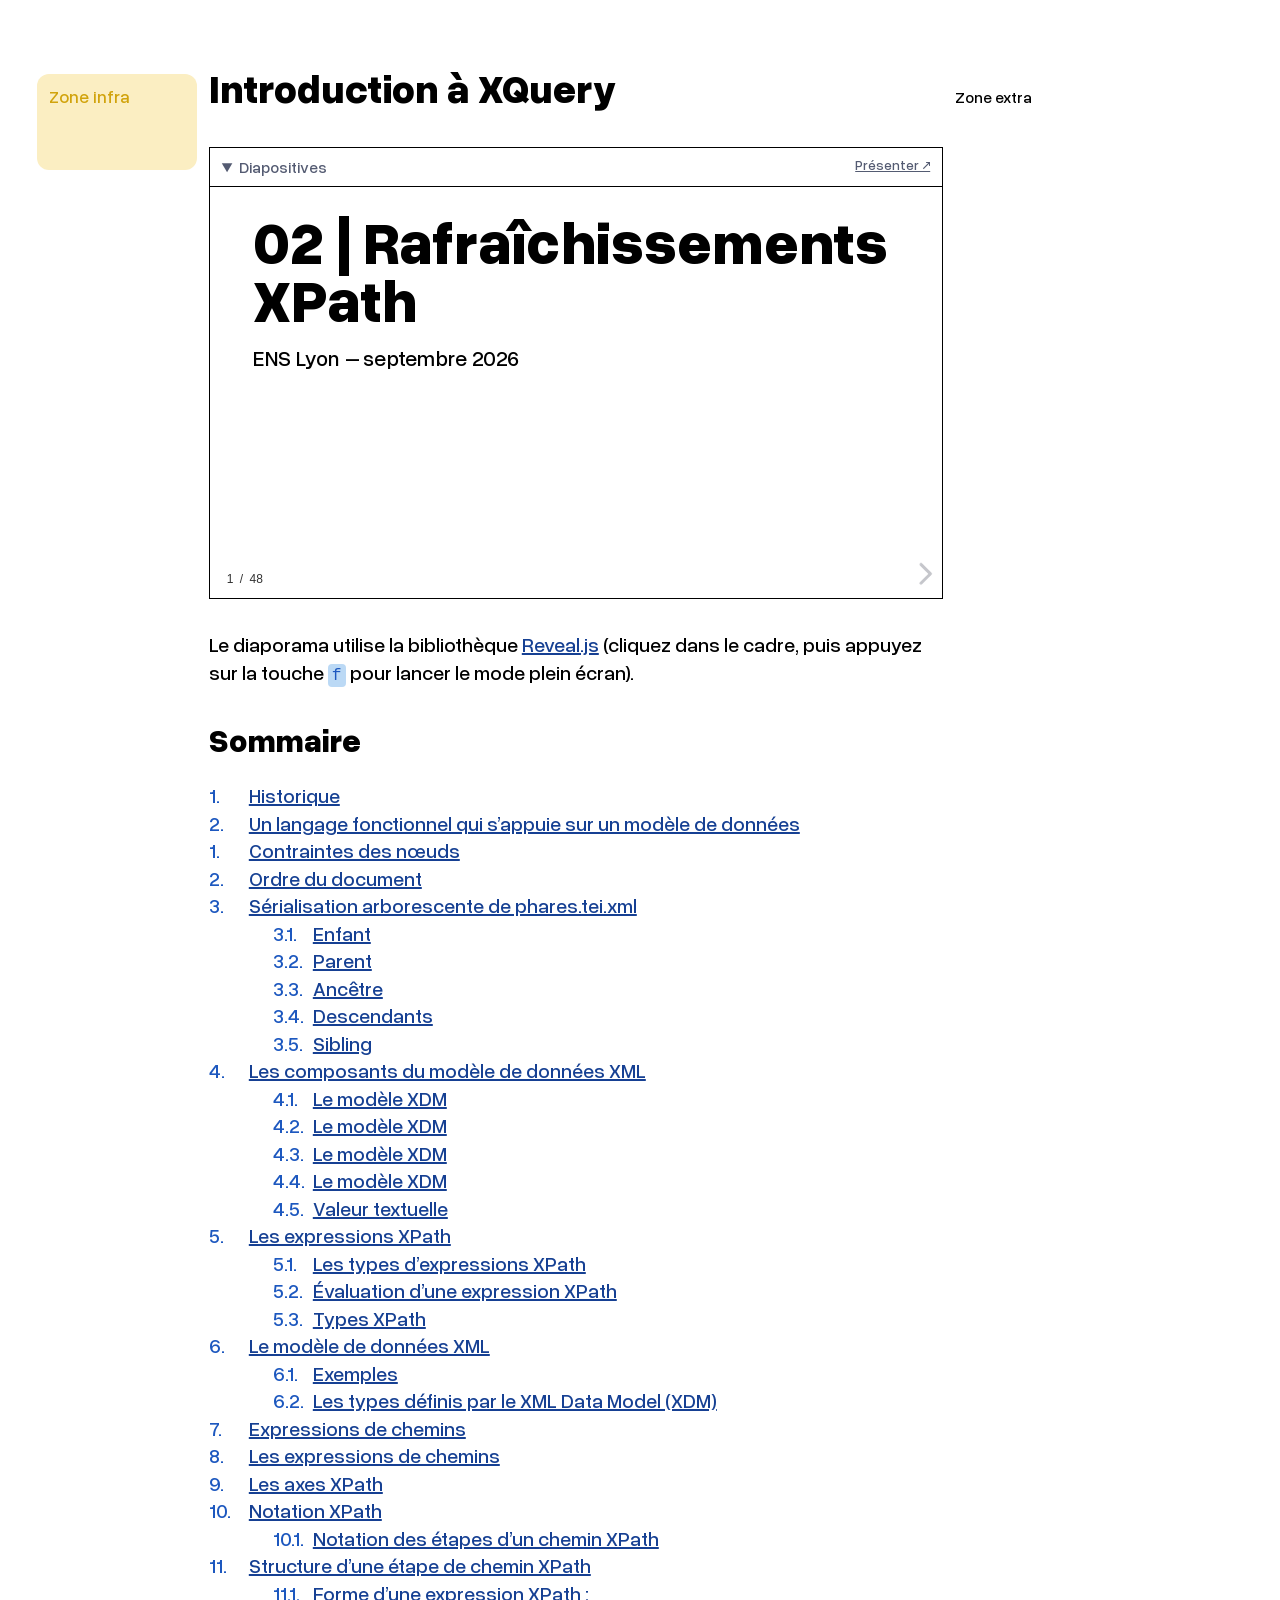
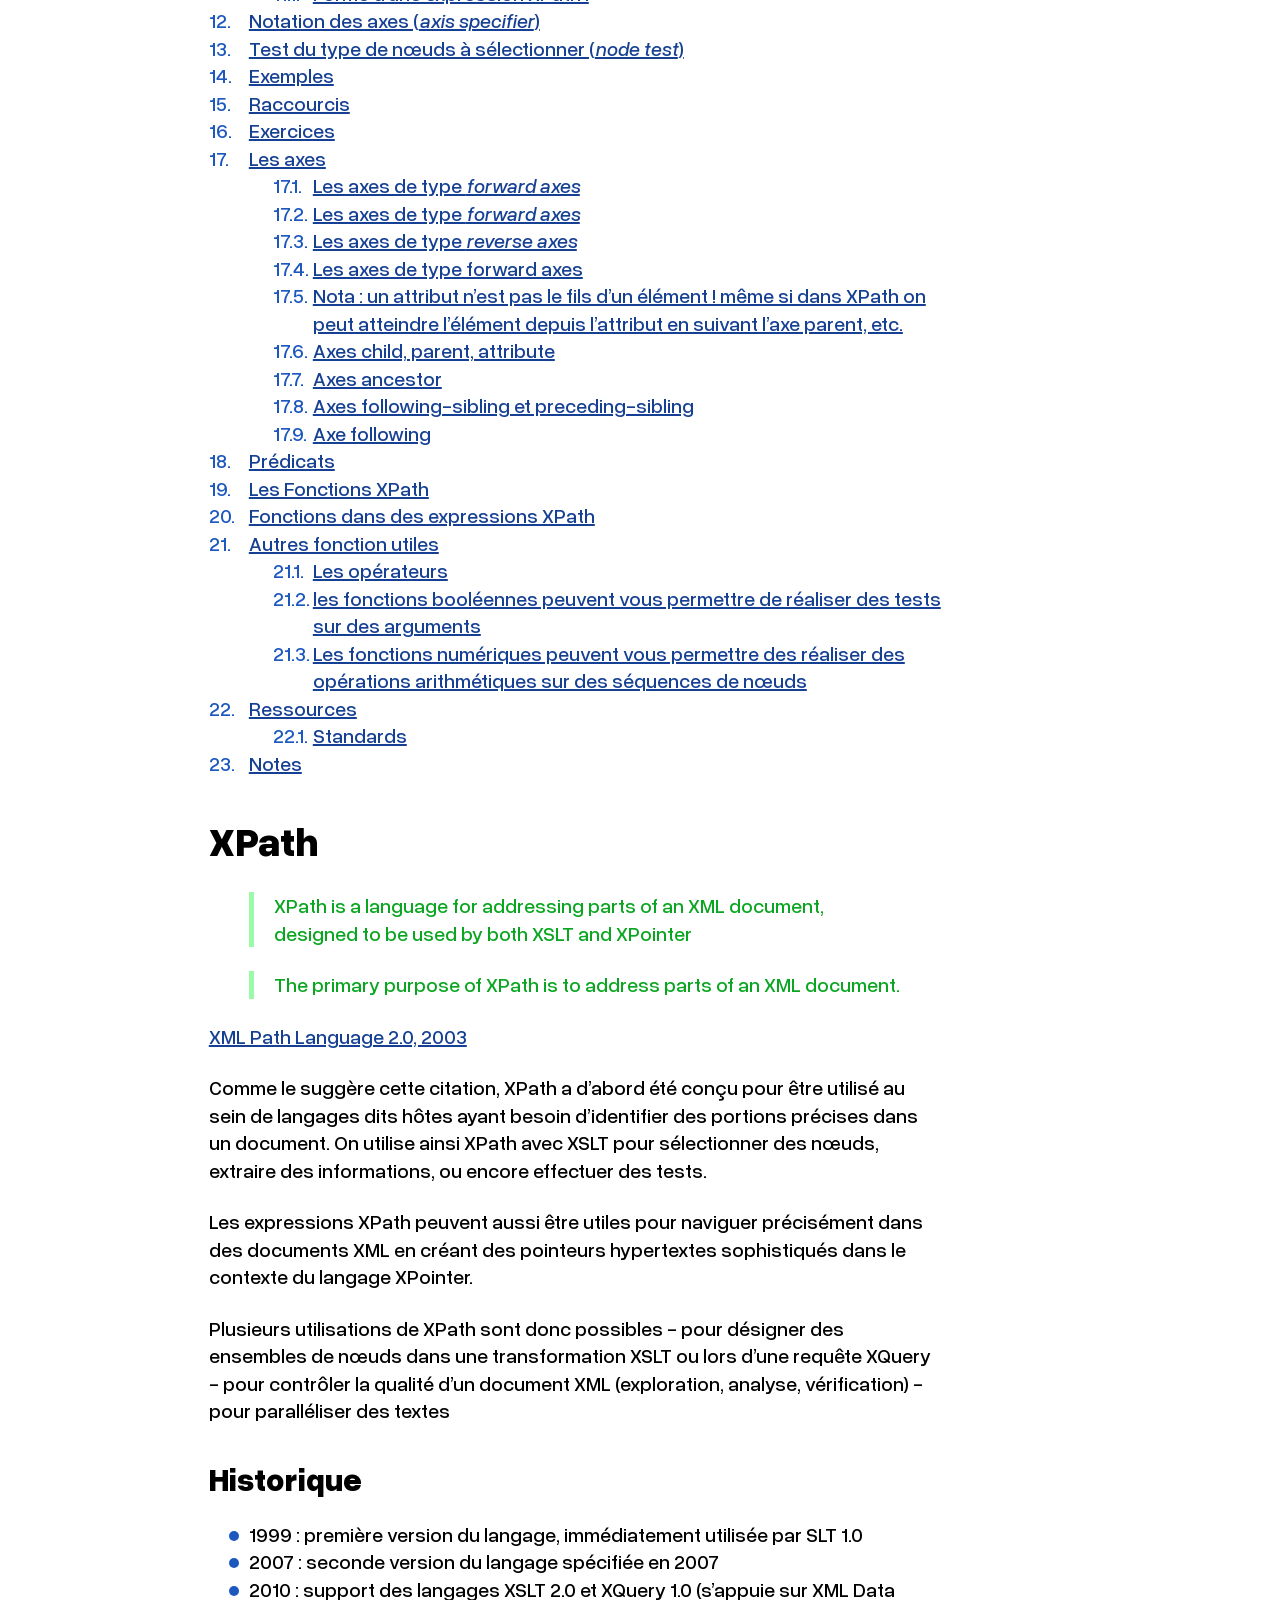
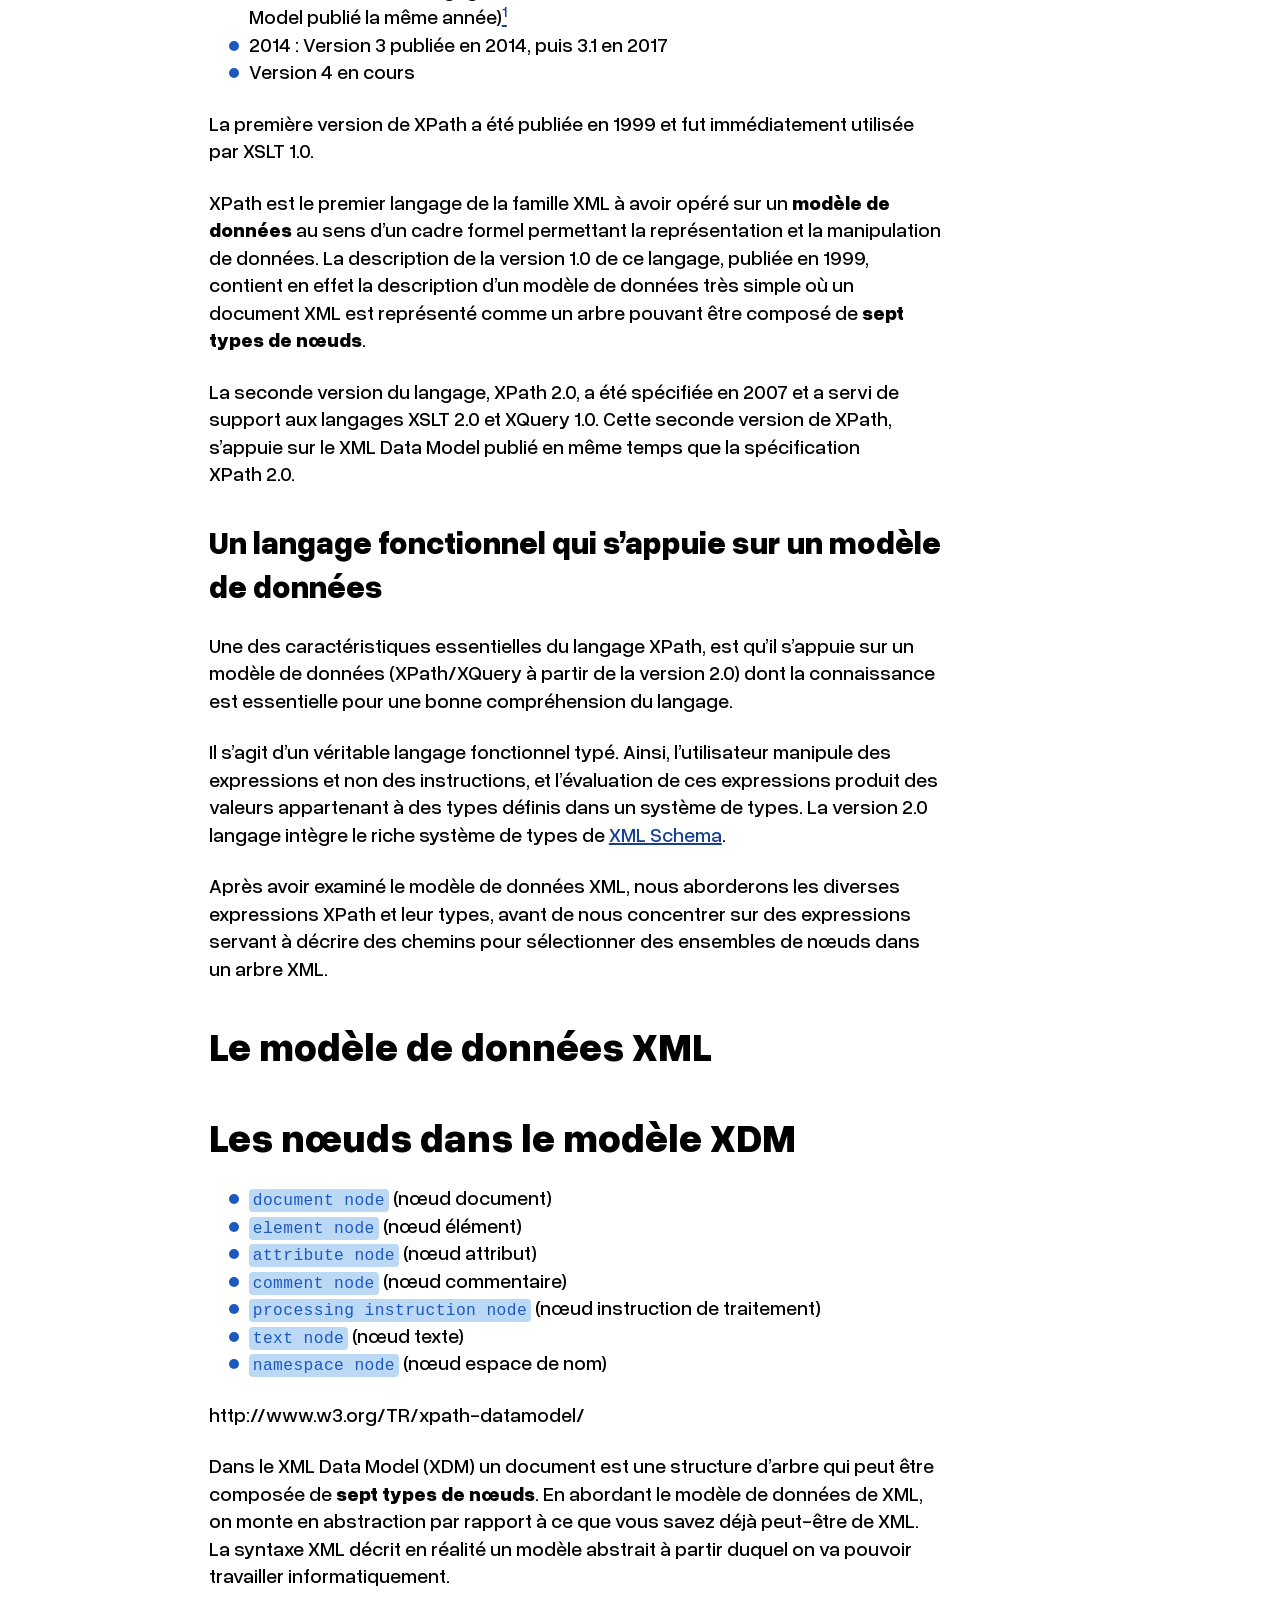
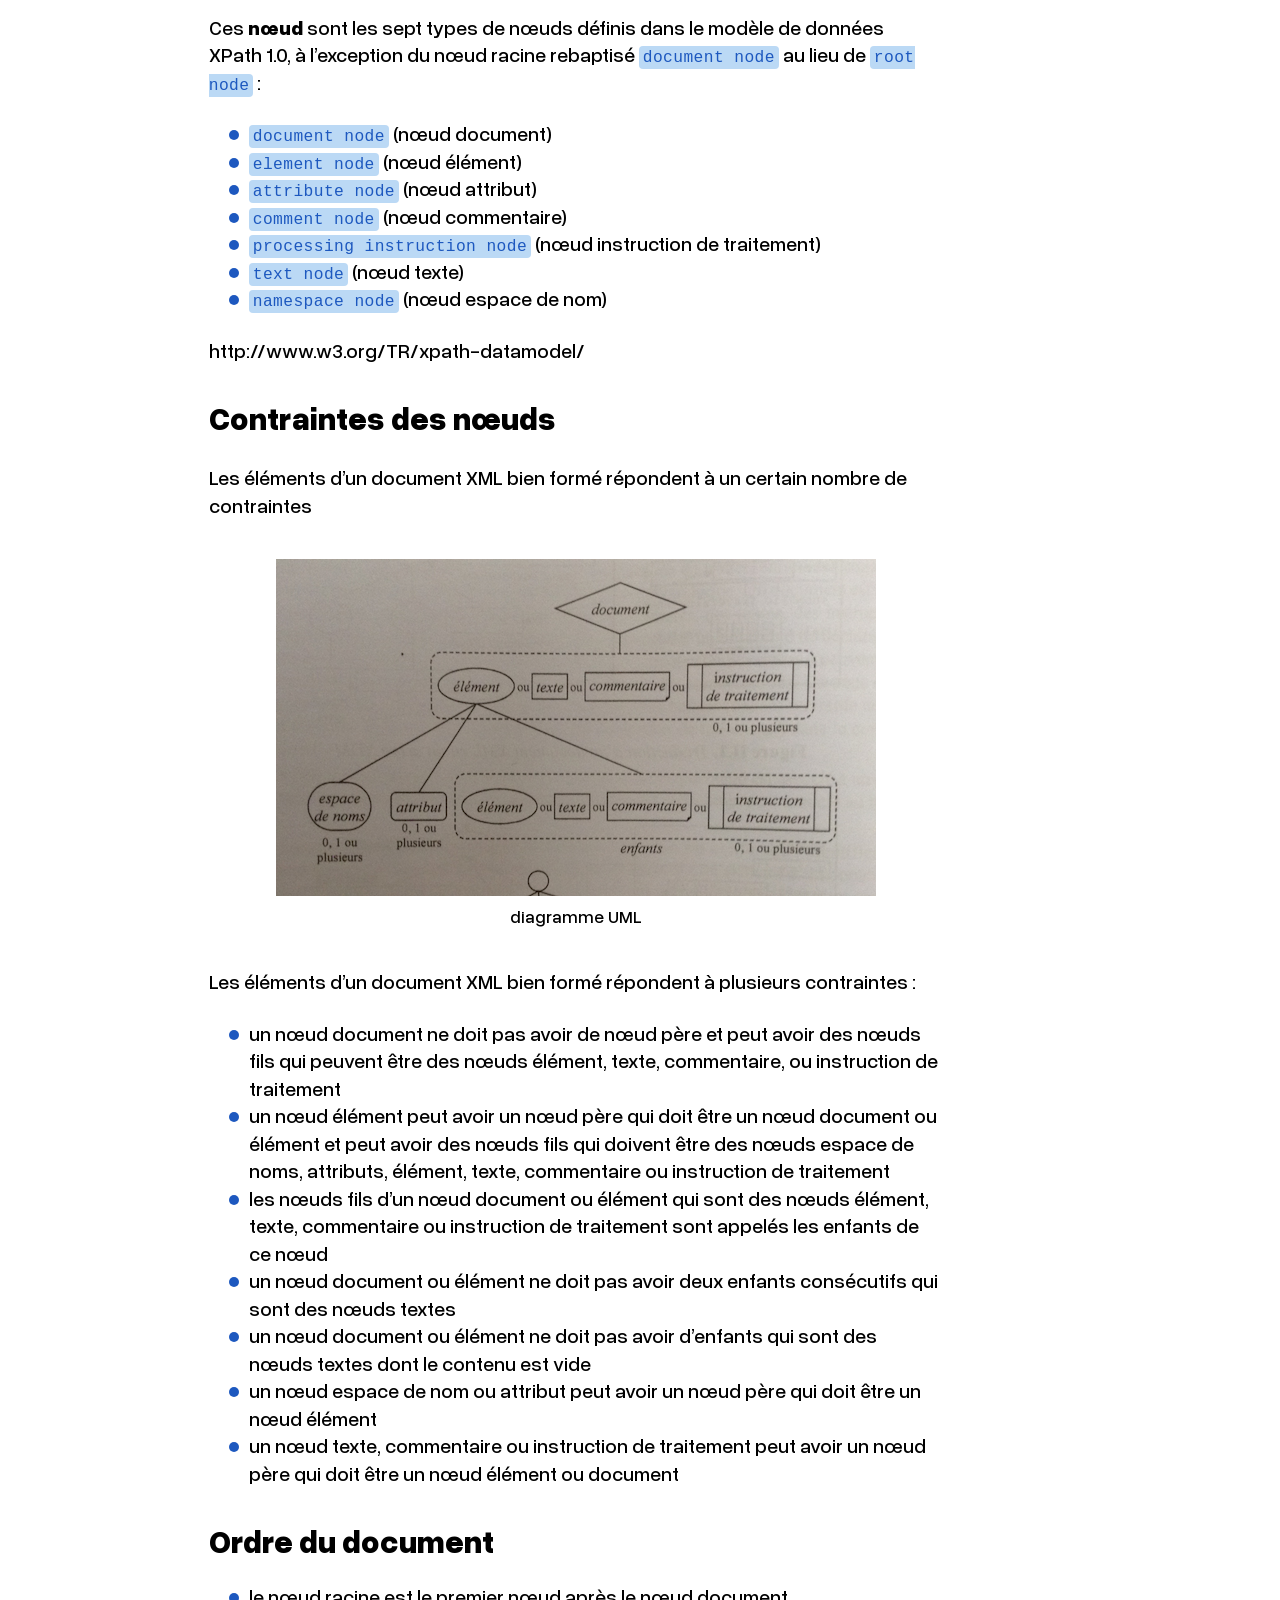
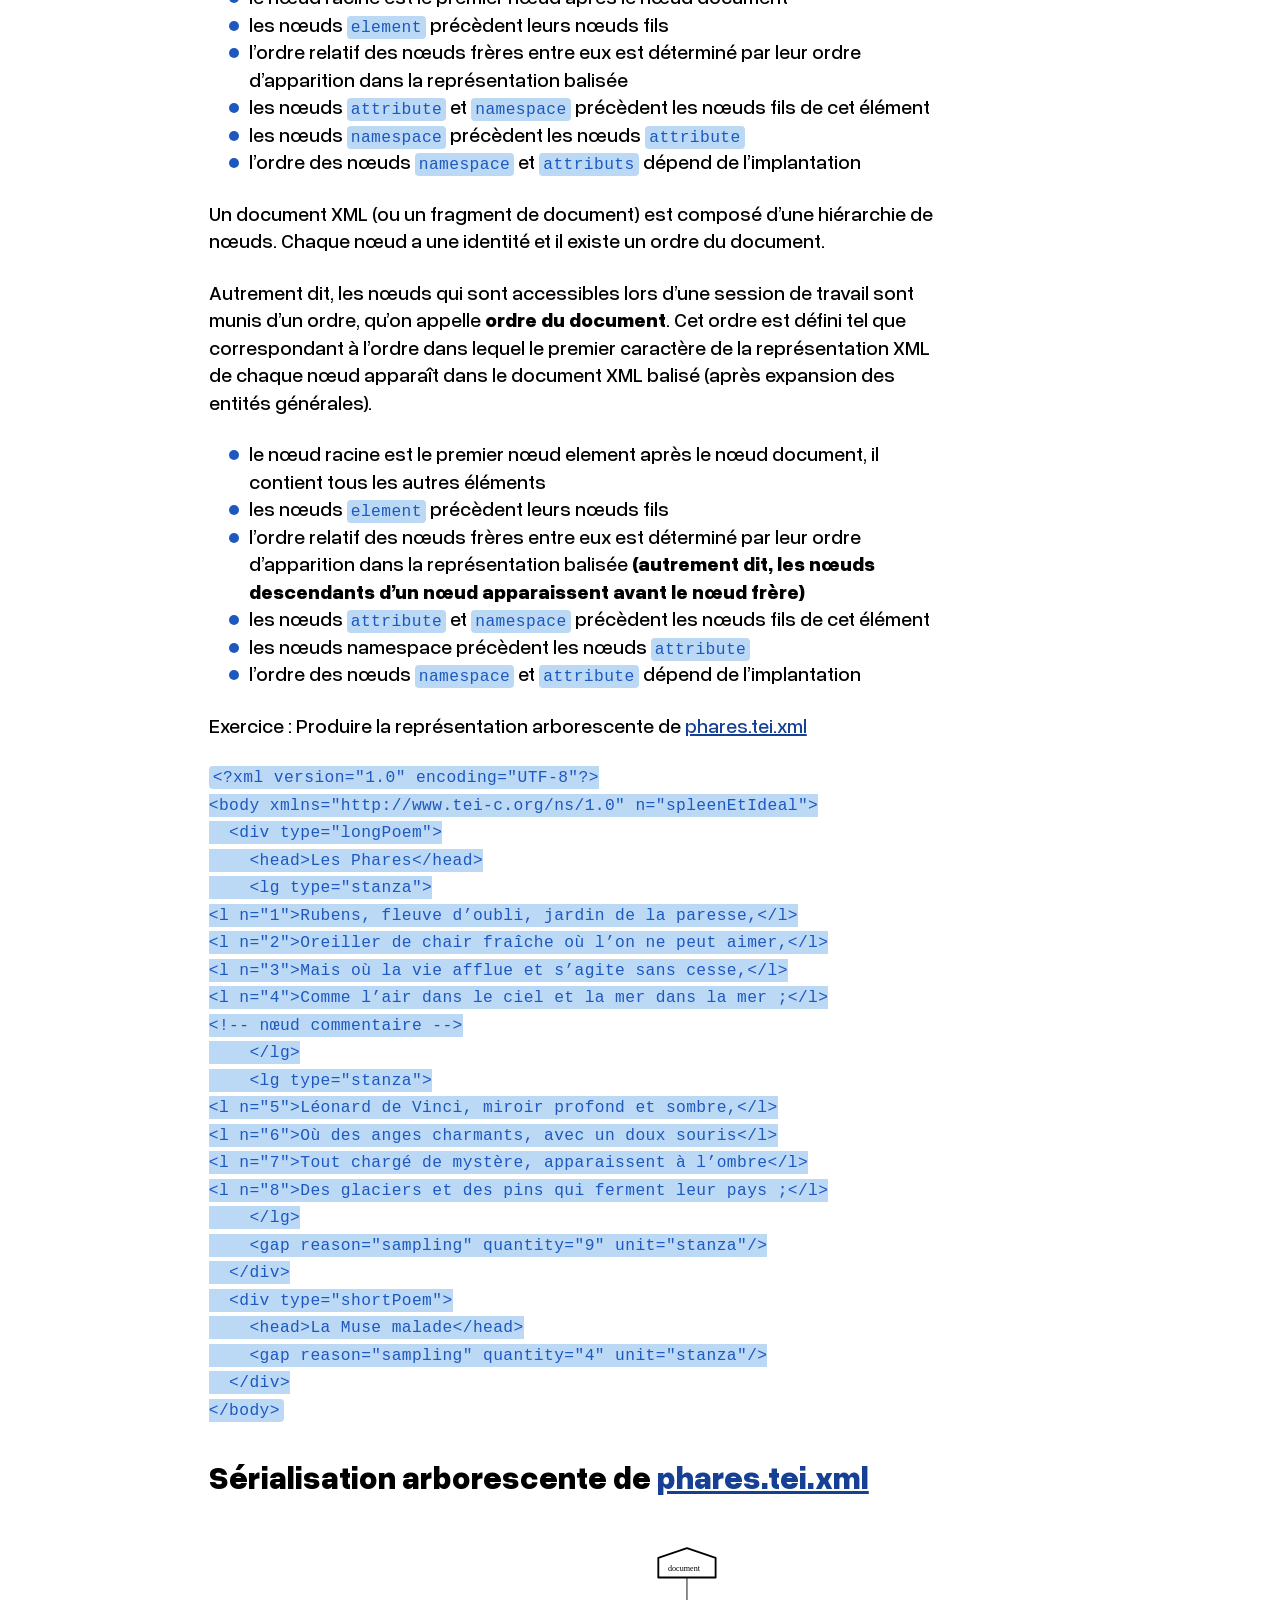
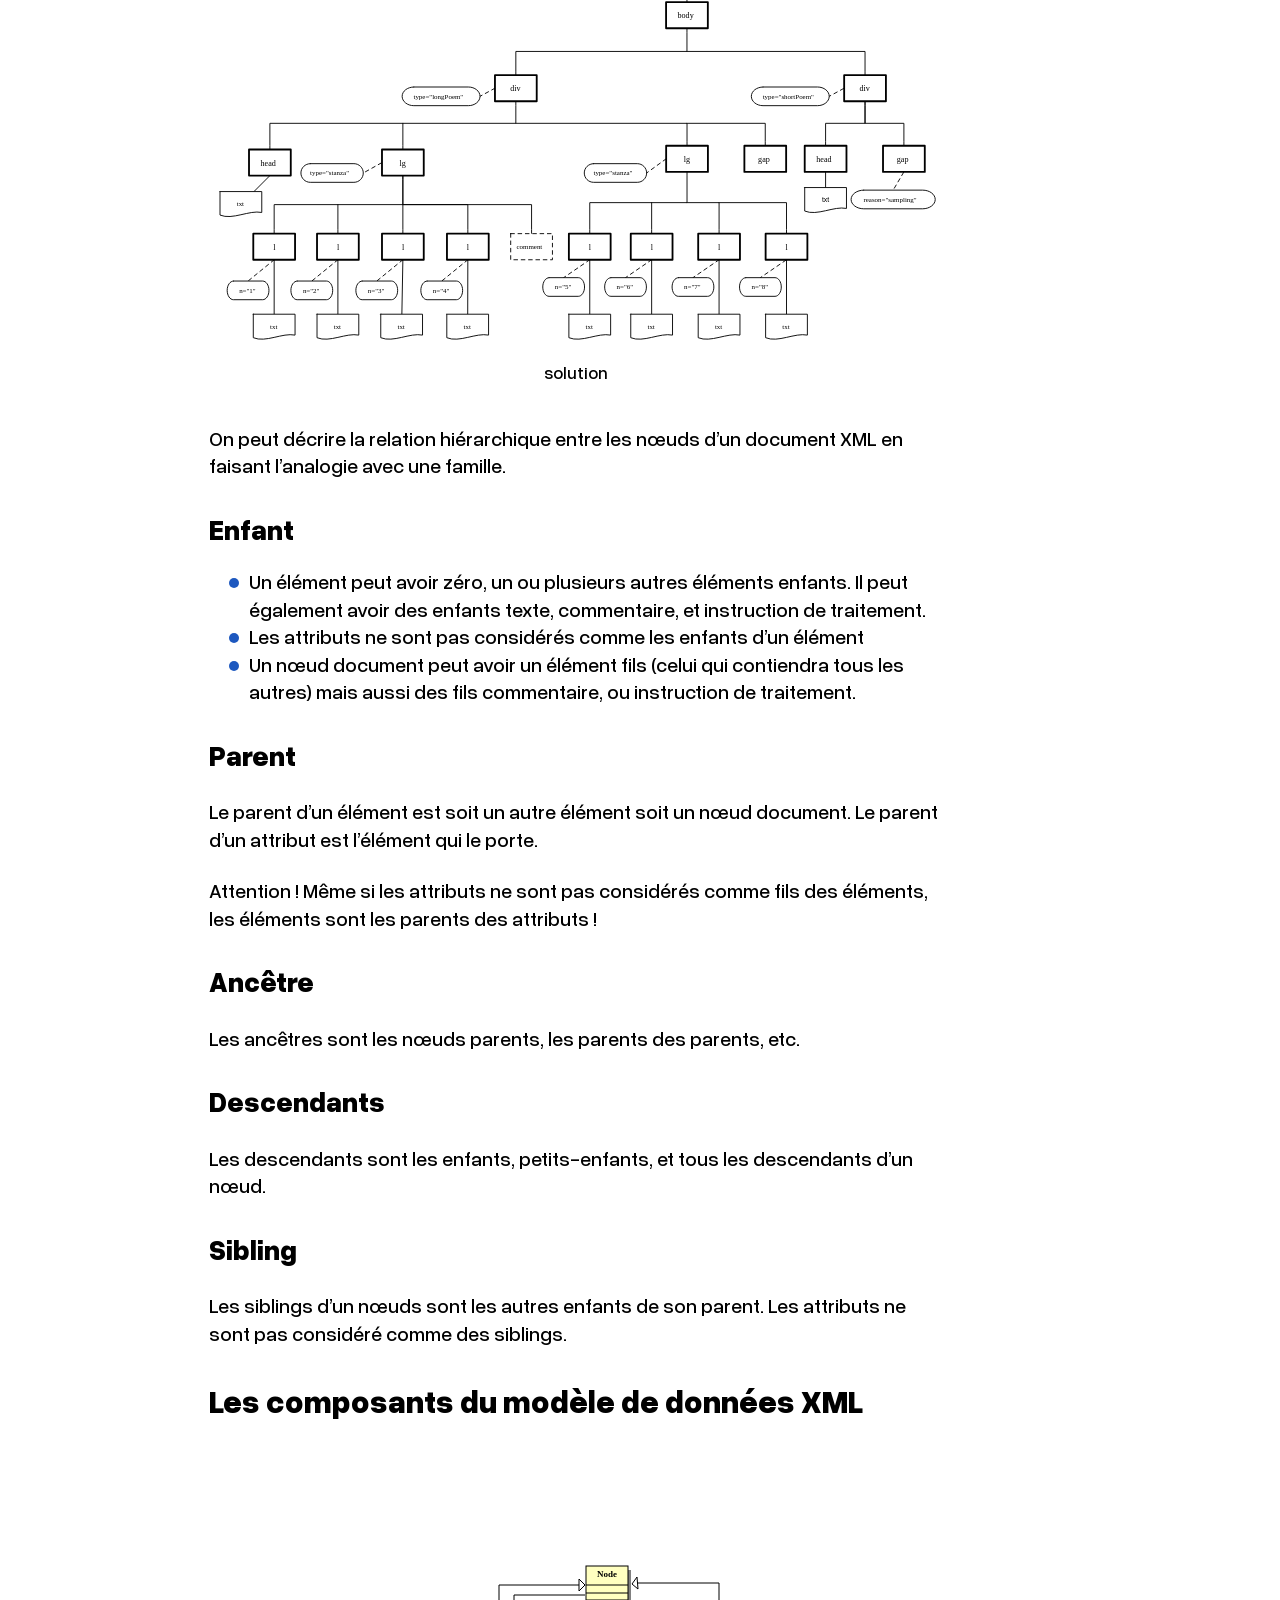
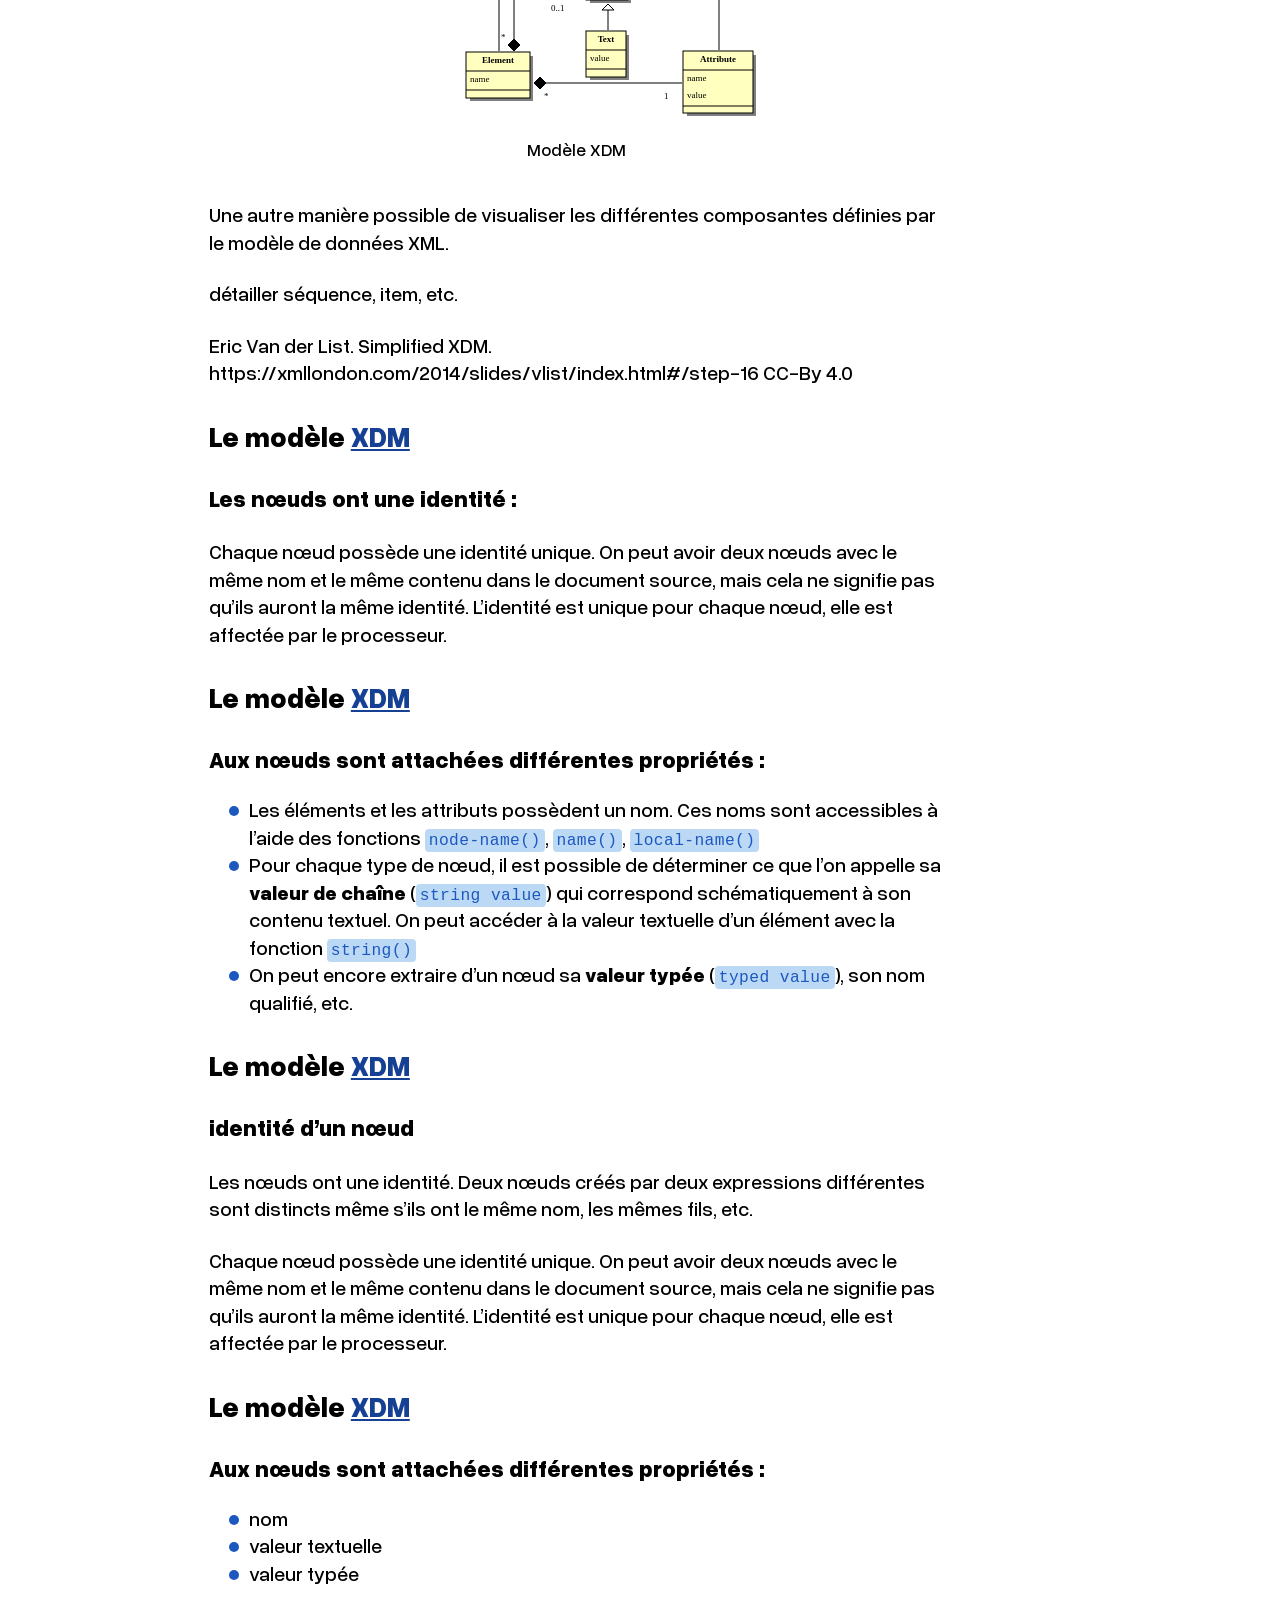
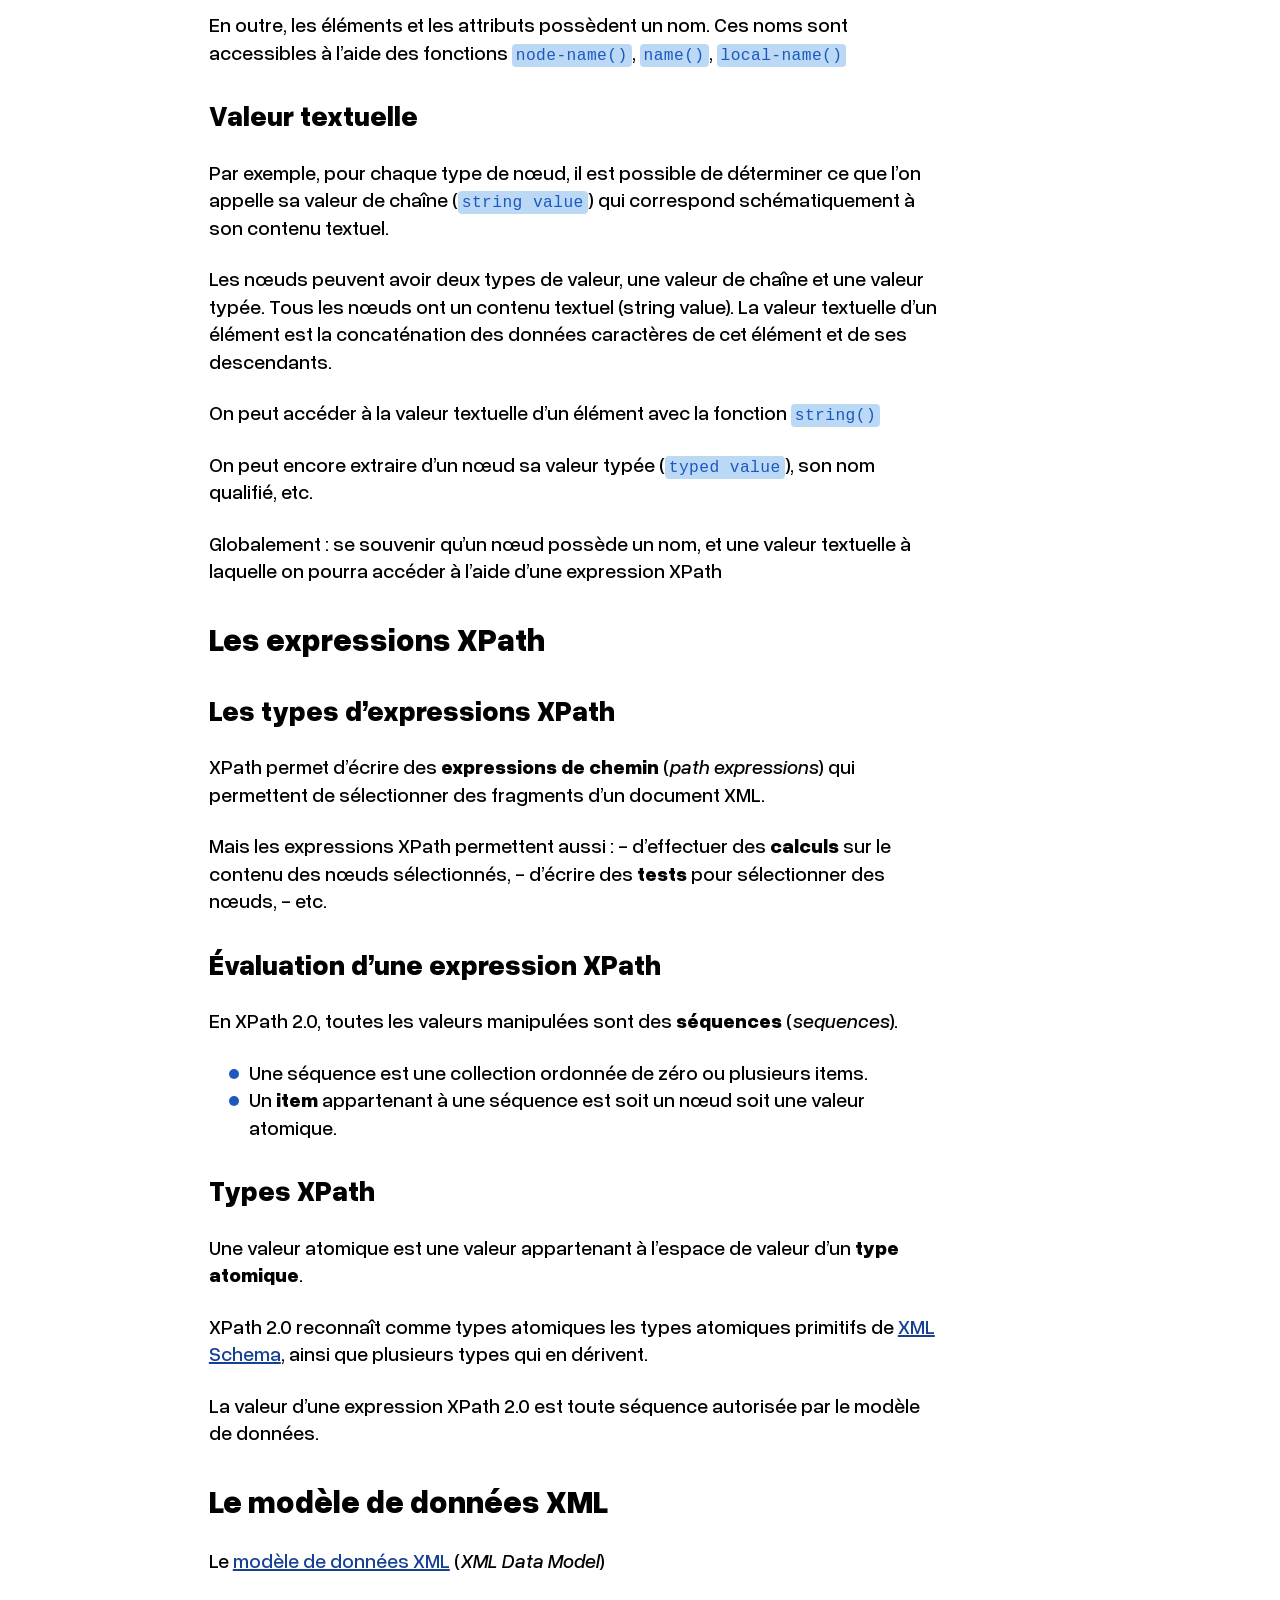
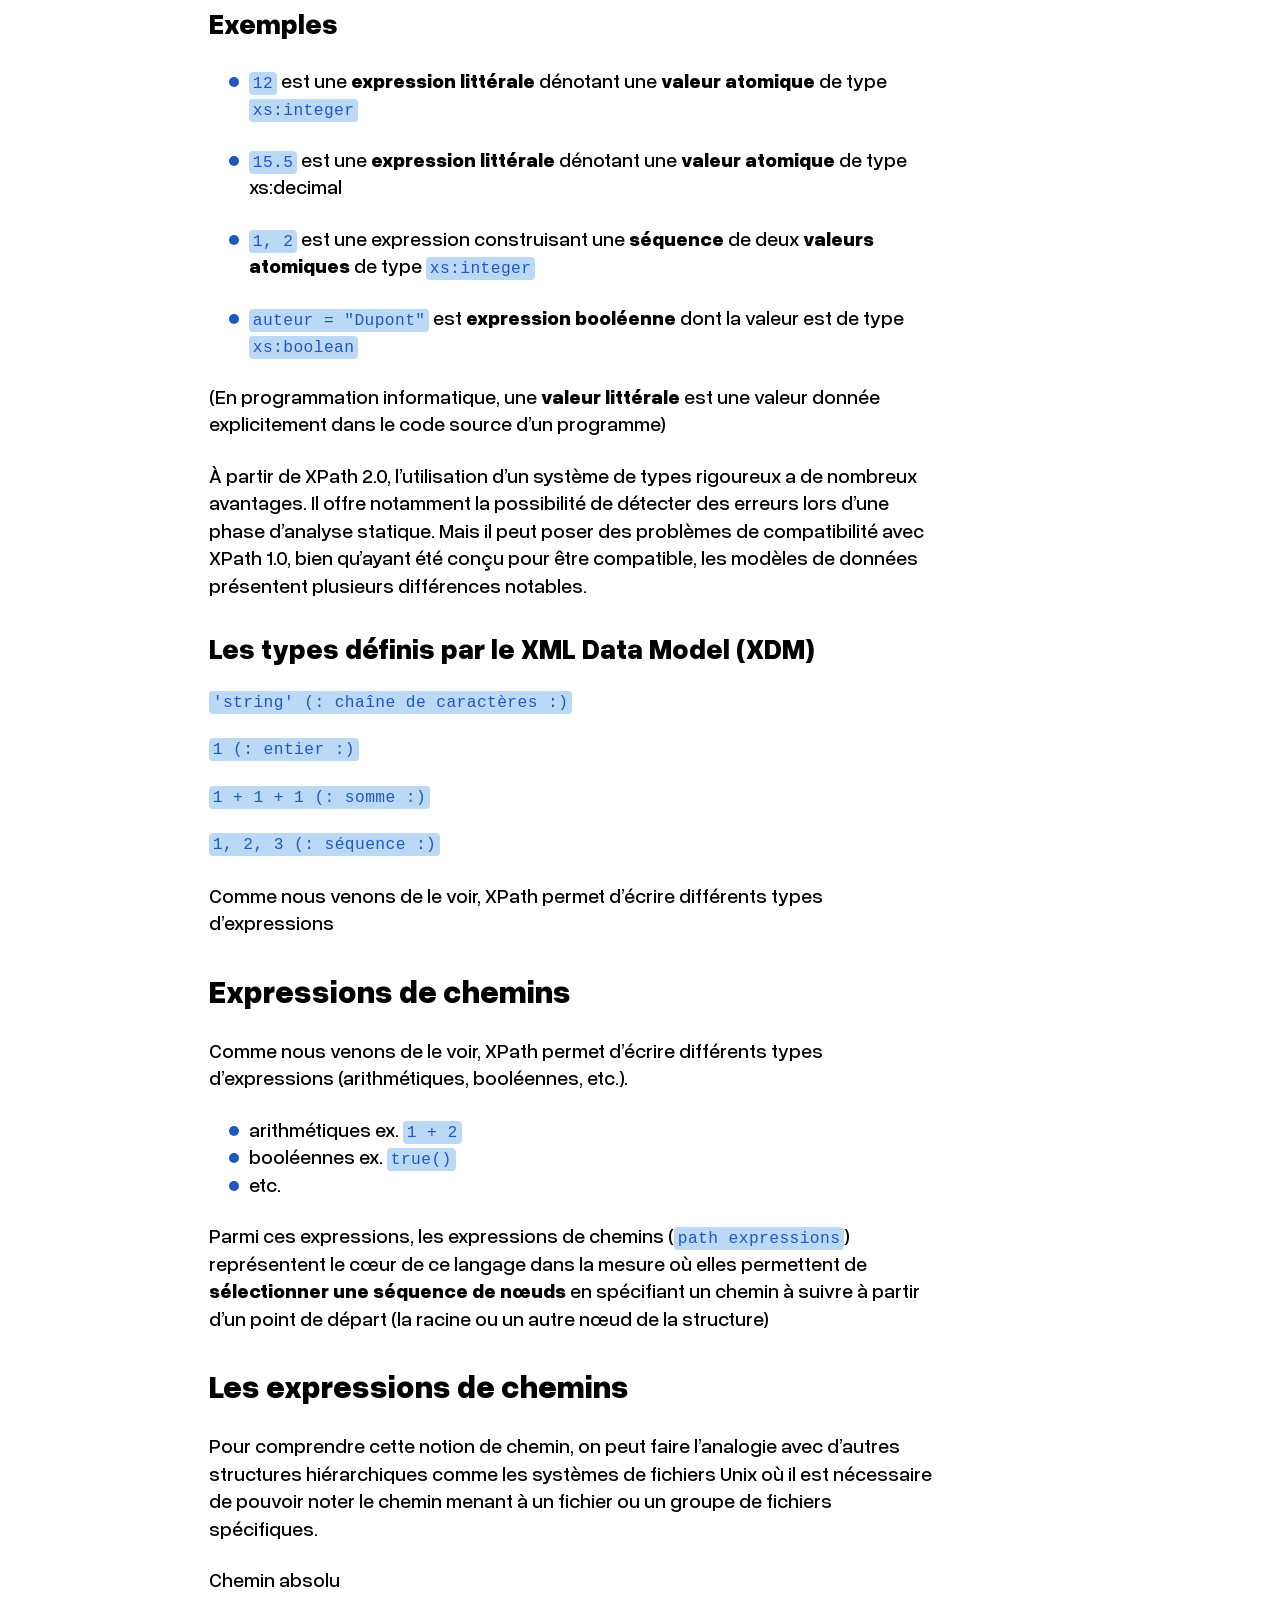
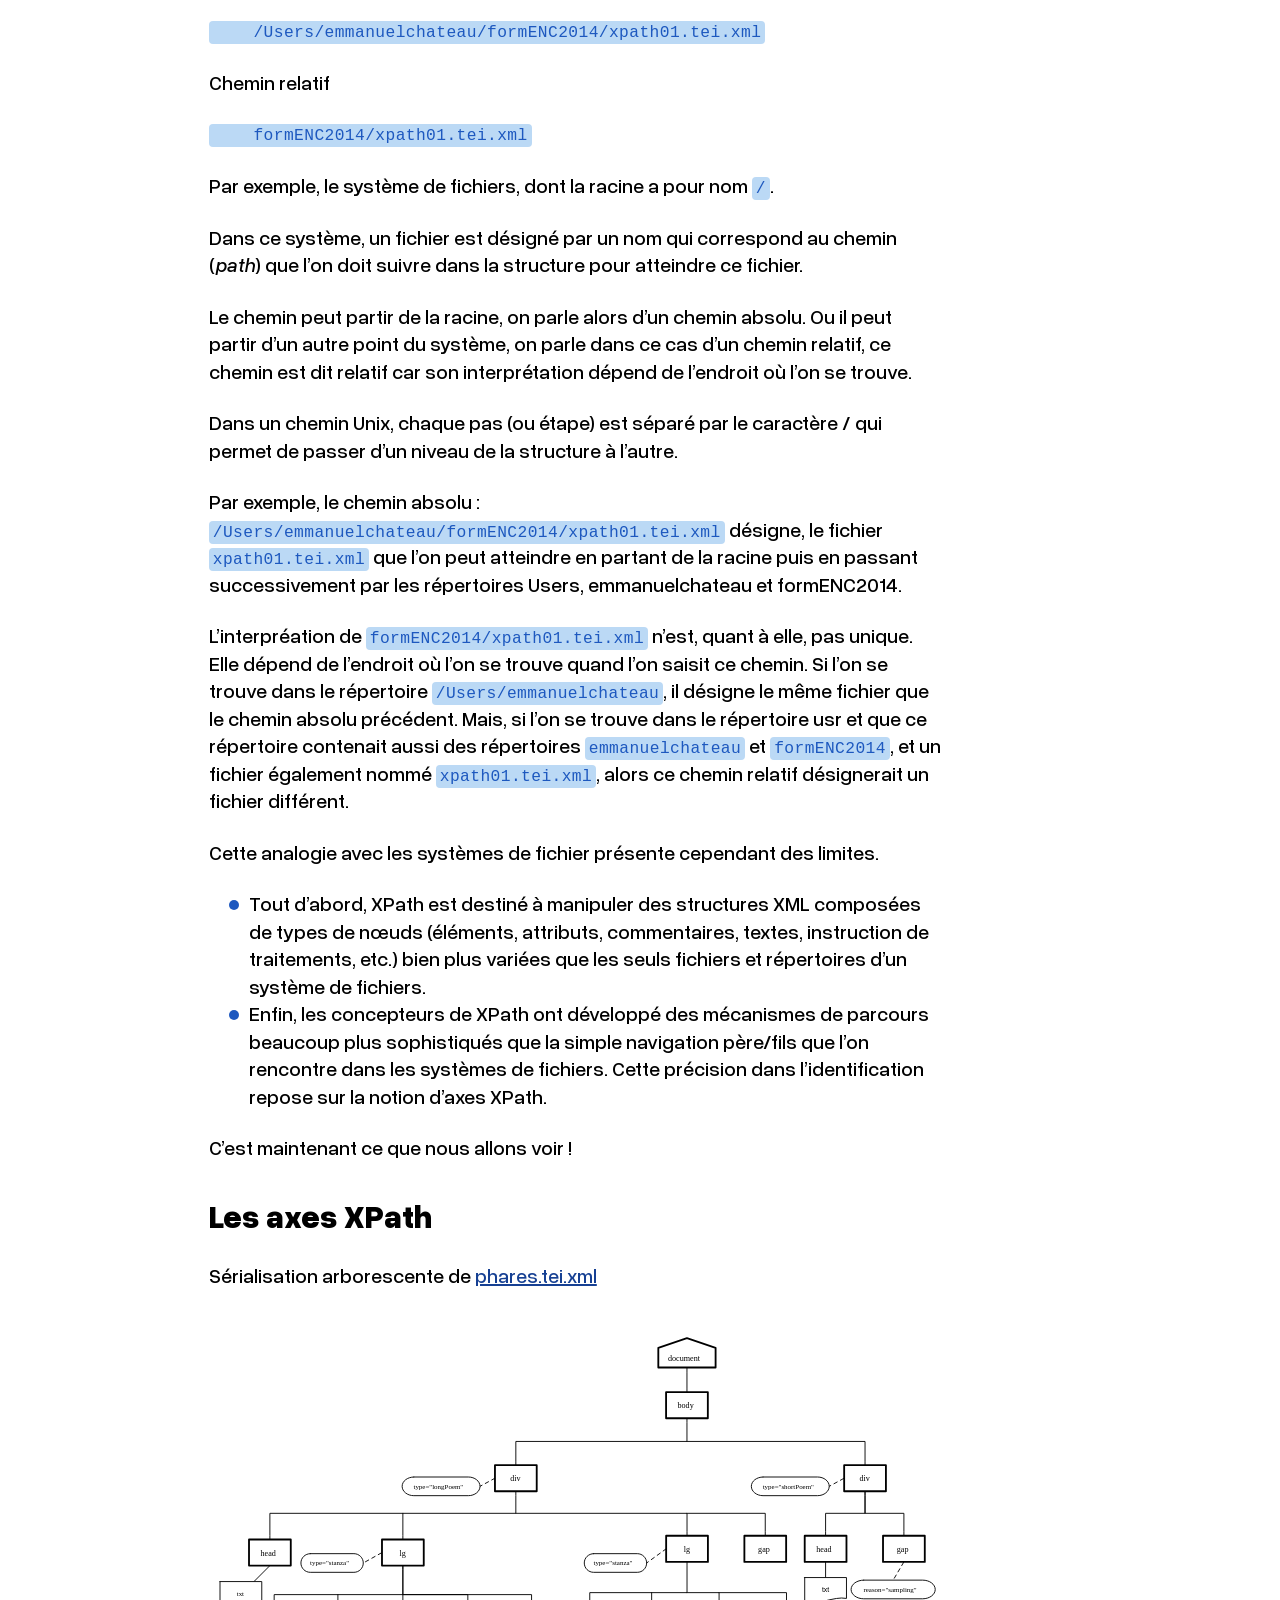
<file: xpath-introduction.html>
<!doctype html>
<html lang="fr">
  <head>
    <meta charset="utf-8" />
    <title>Introduction à XQuery</title>
    <meta name="viewport" content="width=device-width,initial-scale=1" />

    <!-- Métadonnées -->
        <meta name="author" content="emchateau" />
       
    <!-- Gif transparent le plus petit qui soit, évite une requête inutile vers le serveur (et une erreur dans la console). -->
    <link rel="icon" href="data:;base64,iVBORw0KGgo=" />

    <!-- Feuilles de style -->
    <!-- Général -->
    <link rel="stylesheet" href="style/general/reset.css" />
    <link rel="stylesheet" href="style/general/variables.css" />
    <link rel="stylesheet" href="style/general/global.css" />
    <!-- Polices -->
    <link rel="stylesheet" href="fonts/overused-grotesk/overused-grotesk.css" />
    <!-- Dispositions de page -->
    <link rel="stylesheet" href="style/layout/page-layout.css" />
    <!-- Composants -->
    <link rel="stylesheet" href="style/components/prose.css" />
    <link rel="stylesheet" href="style/components/conteneur-diapositives.css" />
    <!-- <link rel="stylesheet" href="style/components/hypothesis.css" />-->

    <!-- Styleguide (demo only) -->
    <link rel="stylesheet" href="style/components/styleguide.css" />

    <link rel="stylesheet" href="lib/reveal.js-6.0.1/dist/reveal.css" />
    <link
      rel="stylesheet"
      href="lib/reveal.js-6.0.1/dist/plugin/highlight/monokai.css"
    />
    <link rel="stylesheet" href="style/components/theme.reveal.css" />
    <link rel="stylesheet" href="scripts/reframe/rf-bundle.css" />
    <!-- <script src="scripts/hypothesis-config.js"></script>
    <script async src="https://hypothes.is/embed.js"></script>-->
  </head>
  <body>
    <div class="page-layout">
      <header>
        <!-- Logo etc. -->
      </header>

      <main class="page-layout__main">
        <div class="page-layout__infra">Zone infra</div>

        <article class="page-layout__content">
          <div class="prose">
            <h1>Introduction à XQuery</h1>

            <details open class="conteneur-diapositives">
              <summary class="conteneur-diapositives-etiquette">
                Diapositives
                <a
                  href="?presentation"
                  target="_blank"
                  rel="noopener"
                  style="float: right; font-size: 0.85em; color: inherit"
                  >Présenter ↗</a
                >
              </summary>

              <div class="reveal" style="width: 100%; aspect-ratio: 16 / 9">
                <div class="slides">
                  <!-- Diapositives insérées ici -->
                </div>
              </div>
            </details>

                        <p>
              Le diaporama utilise la bibliothèque
              <a href="https://revealjs.com/" target="_blank">Reveal.js</a>
              (cliquez dans le cadre, puis appuyez sur la touche
              <code>f</code> pour lancer le mode plein écran).
            </p>

                        <nav id="toc" role="doc-toc">
              <h2>Sommaire</h2>
              <ul>
              <li><a href="#xpath" id="toc-xpath">XPath</a></li>
              <li><a href="#rafraîchissements-xpath"
              id="toc-rafraîchissements-xpath">02 | Rafraîchissements
              XPath</br></a>
              <ul>
              <li><a href="#historique"
              id="toc-historique">Historique</a></li>
              <li><a
              href="#un-langage-fonctionnel-qui-sappuie-sur-un-modèle-de-données"
              id="toc-un-langage-fonctionnel-qui-sappuie-sur-un-modèle-de-données">Un
              langage fonctionnel qui s’appuie sur un modèle de
              données</a></li>
              </ul></li>
              <li><a href="#le-modèle-de-données-xml"
              id="toc-le-modèle-de-données-xml">Le modèle de données
              XML</a></li>
              <li><a href="#les-nœuds-dans-le-modèle-xdm"
              id="toc-les-nœuds-dans-le-modèle-xdm">Les nœuds dans le
              modèle XDM</a>
              <ul>
              <li><a href="#contraintes-des-nœuds"
              id="toc-contraintes-des-nœuds">Contraintes des
              nœuds</a></li>
              <li><a href="#ordre-du-document"
              id="toc-ordre-du-document">Ordre du document</a></li>
              <li><a
              href="#sérialisation-arborescente-de-phares.tei.xml"
              id="toc-sérialisation-arborescente-de-phares.tei.xml">Sérialisation
              arborescente de phares.tei.xml</a>
              <ul>
              <li><a href="#enfant" id="toc-enfant">Enfant</a></li>
              <li><a href="#parent" id="toc-parent">Parent</a></li>
              <li><a href="#ancêtre" id="toc-ancêtre">Ancêtre</a></li>
              <li><a href="#descendants"
              id="toc-descendants">Descendants</a></li>
              <li><a href="#sibling" id="toc-sibling">Sibling</a></li>
              </ul></li>
              <li><a href="#les-composants-du-modèle-de-données-xml"
              id="toc-les-composants-du-modèle-de-données-xml">Les
              composants du modèle de données XML</a>
              <ul>
              <li><a href="#le-modèle-xdm" id="toc-le-modèle-xdm">Le
              modèle XDM</a></li>
              <li><a href="#le-modèle-xdm" id="toc-le-modèle-xdm">Le
              modèle XDM</a></li>
              <li><a href="#le-modèle-xdm" id="toc-le-modèle-xdm">Le
              modèle XDM</a></li>
              <li><a href="#le-modèle-xdm" id="toc-le-modèle-xdm">Le
              modèle XDM</a></li>
              <li><a href="#valeur-textuelle"
              id="toc-valeur-textuelle">Valeur textuelle</a></li>
              </ul></li>
              <li><a href="#les-expressions-xpath"
              id="toc-les-expressions-xpath">Les expressions XPath</a>
              <ul>
              <li><a href="#les-types-dexpressions-xpath"
              id="toc-les-types-dexpressions-xpath">Les types
              d’expressions XPath</a></li>
              <li><a href="#évaluation-dune-expression-xpath"
              id="toc-évaluation-dune-expression-xpath">Évaluation d’une
              expression XPath</a></li>
              <li><a href="#types-xpath" id="toc-types-xpath">Types
              XPath</a></li>
              </ul></li>
              <li><a href="#le-modèle-de-données-xml"
              id="toc-le-modèle-de-données-xml">Le modèle de données
              XML</a>
              <ul>
              <li><a href="#exemples"
              id="toc-exemples">Exemples</a></li>
              <li><a href="#les-types-définis-par-le-xml-data-model-xdm"
              id="toc-les-types-définis-par-le-xml-data-model-xdm">Les
              types définis par le XML Data Model (XDM)</a></li>
              </ul></li>
              <li><a href="#expressions-de-chemins"
              id="toc-expressions-de-chemins">Expressions de
              chemins</a></li>
              <li><a href="#les-expressions-de-chemins"
              id="toc-les-expressions-de-chemins">Les expressions de
              chemins</a></li>
              <li><a href="#les-axes-xpath" id="toc-les-axes-xpath">Les
              axes XPath</a></li>
              <li><a href="#notation-xpath"
              id="toc-notation-xpath">Notation XPath</a>
              <ul>
              <li><a href="#notation-des-étapes-dun-chemin-xpath"
              id="toc-notation-des-étapes-dun-chemin-xpath">Notation des
              étapes d’un chemin XPath</a></li>
              </ul></li>
              <li><a href="#structure-dune-étape-de-chemin-xpath"
              id="toc-structure-dune-étape-de-chemin-xpath">Structure
              d’une étape de chemin XPath</a>
              <ul>
              <li><a href="#forme-dune-expression-xpath"
              id="toc-forme-dune-expression-xpath">Forme d’une
              expression XPath :</a></li>
              </ul></li>
              <li><a href="#notation-des-axes-axis-specifier"
              id="toc-notation-des-axes-axis-specifier">Notation des
              axes (<em>axis specifier</em>)</a></li>
              <li><a
              href="#test-du-type-de-nœuds-à-sélectionner-node-test"
              id="toc-test-du-type-de-nœuds-à-sélectionner-node-test">Test
              du type de nœuds à sélectionner (<em>node
              test</em>)</a></li>
              <li><a href="#exemples"
              id="toc-exemples">Exemples</a></li>
              <li><a href="#raccourcis"
              id="toc-raccourcis">Raccourcis</a></li>
              <li><a href="#exercices"
              id="toc-exercices">Exercices</a></li>
              <li><a href="#les-axes" id="toc-les-axes">Les axes</a>
              <ul>
              <li><a href="#les-axes-de-type-forward-axes"
              id="toc-les-axes-de-type-forward-axes">Les axes de type
              <em>forward axes</em></a></li>
              <li><a href="#les-axes-de-type-forward-axes"
              id="toc-les-axes-de-type-forward-axes">Les axes de type
              <em>forward axes</em></a></li>
              <li><a href="#les-axes-de-type-reverse-axes"
              id="toc-les-axes-de-type-reverse-axes">Les axes de type
              <em>reverse axes</em></a></li>
              <li><a href="#les-axes-de-type-forward-axes"
              id="toc-les-axes-de-type-forward-axes">Les axes de type
              forward axes</a></li>
              <li><a
              href="#nota-un-attribut-nest-pas-le-fils-dun-élément-même-si-dans-xpath-on-peut-atteindre-lélément-depuis-lattribut-en-suivant-laxe-parent-etc."
              id="toc-nota-un-attribut-nest-pas-le-fils-dun-élément-même-si-dans-xpath-on-peut-atteindre-lélément-depuis-lattribut-en-suivant-laxe-parent-etc.">Nota :
              un attribut n’est pas le fils d’un élément ! même si dans
              XPath on peut atteindre l’élément depuis l’attribut en
              suivant l’axe parent, etc.</a></li>
              <li><a href="#axes-child-parent-attribute"
              id="toc-axes-child-parent-attribute">Axes child, parent,
              attribute</a></li>
              <li><a href="#axes-ancestor" id="toc-axes-ancestor">Axes
              ancestor</a></li>
              <li><a href="#axes-following-sibling-et-preceding-sibling"
              id="toc-axes-following-sibling-et-preceding-sibling">Axes
              following-sibling et preceding-sibling</a></li>
              <li><a href="#axe-following" id="toc-axe-following">Axe
              following</a></li>
              </ul></li>
              <li><a href="#prédicats"
              id="toc-prédicats">Prédicats</a></li>
              <li><a href="#les-fonctions-xpath"
              id="toc-les-fonctions-xpath">Les Fonctions XPath</a></li>
              <li><a href="#fonctions-dans-des-expressions-xpath"
              id="toc-fonctions-dans-des-expressions-xpath">Fonctions
              dans des expressions XPath</a></li>
              <li><a href="#autres-fonction-utiles"
              id="toc-autres-fonction-utiles">Autres fonction utiles</a>
              <ul>
              <li><a href="#les-opérateurs" id="toc-les-opérateurs">Les
              opérateurs</a></li>
              <li><a
              href="#les-fonctions-booléennes-peuvent-vous-permettre-de-réaliser-des-tests-sur-des-arguments"
              id="toc-les-fonctions-booléennes-peuvent-vous-permettre-de-réaliser-des-tests-sur-des-arguments">les
              fonctions booléennes peuvent vous permettre de réaliser
              des tests sur des arguments</a></li>
              <li><a
              href="#les-fonctions-numériques-peuvent-vous-permettre-des-réaliser-des-opérations-arithmétiques-sur-des-séquences-de-nœuds"
              id="toc-les-fonctions-numériques-peuvent-vous-permettre-des-réaliser-des-opérations-arithmétiques-sur-des-séquences-de-nœuds">Les
              fonctions numériques peuvent vous permettre des réaliser
              des opérations arithmétiques sur des séquences de
              nœuds</a></li>
              </ul></li>
              <li><a href="#ressources"
              id="toc-ressources">Ressources</a>
              <ul>
              <li><a href="#standards"
              id="toc-standards">Standards</a></li>
              </ul></li>
              <li><a href="#notes" id="toc-notes">Notes</a></li>
              </ul></li>
              </ul>
            </nav>
             <h1 id="xpath">XPath</h1>
<dia-only state="centered">
<h1 id="rafraîchissements-xpath">02 | Rafraîchissements XPath</br></h1>
<p>ENS Lyon – septembre 2026</p>
</dia-only>
<dia-both>
<blockquote>
<p>XPath is a language for addressing parts of an XML document, designed
to be used by both XSLT and XPointer</p>
</blockquote>
<blockquote>
<p>The primary purpose of XPath is to address parts of an XML
document.</p>
</blockquote>
<p><a href="http://www.w3.org/TR/xpath20/">XML Path Language 2.0,
2003</a></p>
</dia-both>
<p>Comme le suggère cette citation, XPath a d’abord été conçu pour être
utilisé au sein de langages dits hôtes ayant besoin d’identifier des
portions précises dans un document. On utilise ainsi XPath avec XSLT
pour sélectionner des nœuds, extraire des informations, ou encore
effectuer des tests.</p>
<p>Les expressions XPath peuvent aussi être utiles pour naviguer
précisément dans des documents XML en créant des pointeurs hypertextes
sophistiqués dans le contexte du langage XPointer.</p>
<p>Plusieurs utilisations de XPath sont donc possibles - pour désigner
des ensembles de nœuds dans une transformation XSLT ou lors d’une
requête XQuery - pour contrôler la qualité d’un document XML
(exploration, analyse, vérification) - pour paralléliser des textes</p>
<dia-both>
<h2 id="historique">Historique</h2>
<ul>
<li>1999 : première version du langage, immédiatement utilisée par
SLT 1.0</li>
<li>2007 : seconde version du langage spécifiée en 2007</li>
<li>2010 : support des langages XSLT 2.0 et XQuery 1.0 (s’appuie sur XML
Data Model publié la même année)<a href="#fn1" class="footnote-ref"
id="fnref1" role="doc-noteref"><sup>1</sup></a></li>
<li>2014 : Version 3 publiée en 2014, puis 3.1 en 2017</li>
<li>Version 4 en cours</li>
</ul>
</dia-both>
<p>La première version de XPath a été publiée en 1999 et fut
immédiatement utilisée par XSLT 1.0.</p>
<p>XPath est le premier langage de la famille XML à avoir opéré sur un
<strong>modèle de données</strong> au sens d’un cadre formel permettant
la représentation et la manipulation de données. La description de la
version 1.0 de ce langage, publiée en 1999, contient en effet la
description d’un modèle de données très simple où un document XML est
représenté comme un arbre pouvant être composé de <strong>sept types de
nœuds</strong>.</p>
<p>La seconde version du langage, XPath 2.0, a été spécifiée en 2007 et
a servi de support aux langages XSLT 2.0 et XQuery 1.0. Cette seconde
version de XPath, s’appuie sur le XML Data Model publié en même temps
que la spécification XPath 2.0.</p>
<h2 id="un-langage-fonctionnel-qui-sappuie-sur-un-modèle-de-données">Un
langage fonctionnel qui s’appuie sur un modèle de données</h2>
<p>Une des caractéristiques essentielles du langage XPath, est qu’il
s’appuie sur un modèle de données (XPath/XQuery à partir de la version
2.0) dont la connaissance est essentielle pour une bonne compréhension
du langage.</p>
<p>Il s’agit d’un véritable langage fonctionnel typé. Ainsi,
l’utilisateur manipule des expressions et non des instructions, et
l’évaluation de ces expressions produit des valeurs appartenant à des
types définis dans un système de types. La version 2.0 langage intègre
le riche système de types de <a href="./nXMLSchema">XML Schema</a>.</p>
<p>Après avoir examiné le modèle de données XML, nous aborderons les
diverses expressions XPath et leur types, avant de nous concentrer sur
des expressions servant à décrire des chemins pour sélectionner des
ensembles de nœuds dans un arbre XML.</p>
<dia-both state="intertitre" bg="#1a1a2e">
<h1 id="le-modèle-de-données-xml">Le modèle de données XML</h1>
</dia-both>
<dia-both>
<h1 id="les-nœuds-dans-le-modèle-xdm">Les nœuds dans le modèle XDM</h1>
<ul>
<li><code>document node</code> (nœud document)</li>
<li><code>element node</code> (nœud élément)</li>
<li><code>attribute node</code> (nœud attribut)</li>
<li><code>comment node</code> (nœud commentaire)</li>
<li><code>processing instruction node</code> (nœud instruction de
traitement)</li>
<li><code>text node</code> (nœud texte)</li>
<li><code>namespace node</code> (nœud espace de nom)</li>
</ul>
<p>http://www.w3.org/TR/xpath-datamodel/</p>
</dia-both>
<p>Dans le XML Data Model (XDM) un document est une structure d’arbre
qui peut être composée de <strong>sept types de nœuds</strong>. En
abordant le modèle de données de XML, on monte en abstraction par
rapport à ce que vous savez déjà peut-être de XML. La syntaxe XML décrit
en réalité un modèle abstrait à partir duquel on va pouvoir travailler
informatiquement.</p>
<p>Ces <strong>nœud</strong> sont les sept types de nœuds définis dans
le modèle de données XPath 1.0, à l’exception du nœud racine rebaptisé
<code>document node</code> au lieu de <code>root node</code> :</p>
<ul>
<li><code>document node</code> (nœud document)</li>
<li><code>element node</code> (nœud élément)</li>
<li><code>attribute node</code> (nœud attribut)</li>
<li><code>comment node</code> (nœud commentaire)</li>
<li><code>processing instruction node</code> (nœud instruction de
traitement)</li>
<li><code>text node</code> (nœud texte)</li>
<li><code>namespace node</code> (nœud espace de nom)</li>
</ul>
<p>http://www.w3.org/TR/xpath-datamodel/</p>
<dia-both>
<h2 id="contraintes-des-nœuds">Contraintes des nœuds</h2>
<p>Les éléments d’un document XML bien formé répondent à un certain
nombre de contraintes</p>
<figure>
<img src="images/contraintes.png" alt="diagramme UML" />
<figcaption aria-hidden="true">diagramme UML</figcaption>
</figure>
</dia-both>
<p>Les éléments d’un document XML bien formé répondent à plusieurs
contraintes :</p>
<ul>
<li>un nœud document ne doit pas avoir de nœud père et peut avoir des
nœuds fils qui peuvent être des nœuds élément, texte, commentaire, ou
instruction de traitement</li>
<li>un nœud élément peut avoir un nœud père qui doit être un nœud
document ou élément et peut avoir des nœuds fils qui doivent être des
nœuds espace de noms, attributs, élément, texte, commentaire ou
instruction de traitement</li>
<li>les nœuds fils d’un nœud document ou élément qui sont des nœuds
élément, texte, commentaire ou instruction de traitement sont appelés
les enfants de ce nœud</li>
<li>un nœud document ou élément ne doit pas avoir deux enfants
consécutifs qui sont des nœuds textes</li>
<li>un nœud document ou élément ne doit pas avoir d’enfants qui sont des
nœuds textes dont le contenu est vide</li>
<li>un nœud espace de nom ou attribut peut avoir un nœud père qui doit
être un nœud élément</li>
<li>un nœud texte, commentaire ou instruction de traitement peut avoir
un nœud père qui doit être un nœud élément ou document</li>
</ul>
<dia-both>
<h2 id="ordre-du-document">Ordre du document</h2>
<ul>
<li>le nœud racine est le premier nœud après le nœud document</li>
<li>les nœuds <code>element</code> précèdent leurs nœuds fils</li>
<li>l’ordre relatif des nœuds frères entre eux est déterminé par leur
ordre d’apparition dans la représentation balisée</li>
<li>les nœuds <code>attribute</code> et <code>namespace</code> précèdent
les nœuds fils de cet élément</li>
<li>les nœuds <code>namespace</code> précèdent les nœuds
<code>attribute</code></li>
<li>l’ordre des nœuds <code>namespace</code> et <code>attributs</code>
dépend de l’implantation</li>
</ul>
</dia-both>
<p>Un document XML (ou un fragment de document) est composé d’une
hiérarchie de nœuds. Chaque nœud a une identité et il existe un ordre du
document.</p>
<p>Autrement dit, les nœuds qui sont accessibles lors d’une session de
travail sont munis d’un ordre, qu’on appelle <strong>ordre du
document</strong>. Cet ordre est défini tel que correspondant à l’ordre
dans lequel le premier caractère de la représentation XML de chaque nœud
apparaît dans le document XML balisé (après expansion des entités
générales).</p>
<ul>
<li>le nœud racine est le premier nœud element après le nœud document,
il contient tous les autres éléments</li>
<li>les nœuds <code>element</code> précèdent leurs nœuds fils</li>
<li>l’ordre relatif des nœuds frères entre eux est déterminé par leur
ordre d’apparition dans la représentation balisée <strong>(autrement
dit, les nœuds descendants d’un nœud apparaissent avant le nœud
frère)</strong></li>
<li>les nœuds <code>attribute</code> et <code>namespace</code> précèdent
les nœuds fils de cet élément</li>
<li>les nœuds namespace précèdent les nœuds <code>attribute</code></li>
<li>l’ordre des nœuds <code>namespace</code> et <code>attribute</code>
dépend de l’implantation</li>
</ul>
<p>Exercice : Produire la représentation arborescente de <a
href="./exemplesTEI/phares.tei.xml">phares.tei.xml</a></p>
<pre class="xml"><code>&lt;?xml version=&quot;1.0&quot; encoding=&quot;UTF-8&quot;?&gt;
&lt;body xmlns=&quot;http://www.tei-c.org/ns/1.0&quot; n=&quot;spleenEtIdeal&quot;&gt;
  &lt;div type=&quot;longPoem&quot;&gt;
    &lt;head&gt;Les Phares&lt;/head&gt;
    &lt;lg type=&quot;stanza&quot;&gt;
&lt;l n=&quot;1&quot;&gt;Rubens, fleuve d’oubli, jardin de la paresse,&lt;/l&gt;
&lt;l n=&quot;2&quot;&gt;Oreiller de chair fraîche où l’on ne peut aimer,&lt;/l&gt;
&lt;l n=&quot;3&quot;&gt;Mais où la vie afflue et s’agite sans cesse,&lt;/l&gt;
&lt;l n=&quot;4&quot;&gt;Comme l’air dans le ciel et la mer dans la mer ;&lt;/l&gt;
&lt;!-- nœud commentaire --&gt;
    &lt;/lg&gt;
    &lt;lg type=&quot;stanza&quot;&gt;
&lt;l n=&quot;5&quot;&gt;Léonard de Vinci, miroir profond et sombre,&lt;/l&gt;
&lt;l n=&quot;6&quot;&gt;Où des anges charmants, avec un doux souris&lt;/l&gt;
&lt;l n=&quot;7&quot;&gt;Tout chargé de mystère, apparaissent à l’ombre&lt;/l&gt;
&lt;l n=&quot;8&quot;&gt;Des glaciers et des pins qui ferment leur pays ;&lt;/l&gt;
    &lt;/lg&gt;
    &lt;gap reason=&quot;sampling&quot; quantity=&quot;9&quot; unit=&quot;stanza&quot;/&gt;
  &lt;/div&gt;
  &lt;div type=&quot;shortPoem&quot;&gt;
    &lt;head&gt;La Muse malade&lt;/head&gt;
    &lt;gap reason=&quot;sampling&quot; quantity=&quot;4&quot; unit=&quot;stanza&quot;/&gt;
  &lt;/div&gt;
&lt;/body&gt;</code></pre>
<dia-both>
<h2 id="sérialisation-arborescente-de-phares.tei.xml">Sérialisation
arborescente de <a
href="./exemplesTEI/phares.tei.xml">phares.tei.xml</a></h2>
<figure>
<img src="images/diagram01.svg" alt="solution" />
<figcaption aria-hidden="true">solution</figcaption>
</figure>
</dia-both>
<p>On peut décrire la relation hiérarchique entre les nœuds d’un
document XML en faisant l’analogie avec une famille.</p>
<h3 id="enfant">Enfant</h3>
<ul>
<li>Un élément peut avoir zéro, un ou plusieurs autres éléments enfants.
Il peut également avoir des enfants texte, commentaire, et instruction
de traitement.</li>
<li>Les attributs ne sont pas considérés comme les enfants d’un
élément</li>
<li>Un nœud document peut avoir un élément fils (celui qui contiendra
tous les autres) mais aussi des fils commentaire, ou instruction de
traitement.</li>
</ul>
<h3 id="parent">Parent</h3>
<p>Le parent d’un élément est soit un autre élément soit un nœud
document. Le parent d’un attribut est l’élément qui le porte.</p>
<p>Attention ! Même si les attributs ne sont pas considérés comme fils
des éléments, les éléments sont les parents des attributs !</p>
<h3 id="ancêtre">Ancêtre</h3>
<p>Les ancêtres sont les nœuds parents, les parents des parents,
etc.</p>
<h3 id="descendants">Descendants</h3>
<p>Les descendants sont les enfants, petits-enfants, et tous les
descendants d’un nœud.</p>
<h3 id="sibling">Sibling</h3>
<p>Les siblings d’un nœuds sont les autres enfants de son parent. Les
attributs ne sont pas considéré comme des siblings.</p>
<dia-both>
<h2 id="les-composants-du-modèle-de-données-xml">Les composants du
modèle de données XML</h2>
<figure>
<img src="images/xmlSimplifiedXDM.svg" alt="Modèle XDM" />
<figcaption aria-hidden="true">Modèle XDM</figcaption>
</figure>
</dia-both>
<p>Une autre manière possible de visualiser les différentes composantes
définies par le modèle de données XML.</p>
<p>détailler séquence, item, etc.</p>
<!-- background-image: url(../images/xmlSimplifiedXDM.svg) -->
<p>Eric Van der List. Simplified XDM.
https://xmllondon.com/2014/slides/vlist/index.html#/step-16 CC-By
4.0</p>
<dia-both>
<h3 id="le-modèle-xdm">Le modèle <a
href="http://www.w3.org/TR/xpath-datamodel/">XDM</a></h3>
<h4 id="les-nœuds-ont-une-identité">Les nœuds ont une identité :</h4>
<p>Chaque nœud possède une identité unique. On peut avoir deux nœuds
avec le même nom et le même contenu dans le document source, mais cela
ne signifie pas qu’ils auront la même identité. L’identité est unique
pour chaque nœud, elle est affectée par le processeur.</p>
</dia-both>
<dia-both>
<h3 id="le-modèle-xdm">Le modèle <a
href="http://www.w3.org/TR/xpath-datamodel/">XDM</a></h3>
<h4 id="aux-nœuds-sont-attachées-différentes-propriétés">Aux nœuds sont
attachées différentes propriétés :</h4>
<ul>
<li>Les éléments et les attributs possèdent un nom. Ces noms sont
accessibles à l’aide des fonctions <code>node-name()</code>,
<code>name()</code>, <code>local-name()</code></li>
<li>Pour chaque type de nœud, il est possible de déterminer ce que l’on
appelle sa <strong>valeur de chaîne</strong> (<code>string value</code>)
qui correspond schématiquement à son contenu textuel. On peut accéder à
la valeur textuelle d’un élément avec la fonction
<code>string()</code></li>
<li>On peut encore extraire d’un nœud sa <strong>valeur typée</strong>
(<code>typed value</code>), son nom qualifié, etc.</li>
</ul>
</dia-both>
<dia-both>
<h3 id="le-modèle-xdm">Le modèle <a
href="http://www.w3.org/TR/xpath-datamodel/">XDM</a></h3>
<h4 id="identité-dun-nœud">identité d’un nœud</h4>
<p>Les nœuds ont une identité. Deux nœuds créés par deux expressions
différentes sont distincts même s’ils ont le même nom, les mêmes fils,
etc.</p>
<p>Chaque nœud possède une identité unique. On peut avoir deux nœuds
avec le même nom et le même contenu dans le document source, mais cela
ne signifie pas qu’ils auront la même identité. L’identité est unique
pour chaque nœud, elle est affectée par le processeur.</p>
</dia-both>
<dia-both>
<h3 id="le-modèle-xdm">Le modèle <a
href="http://www.w3.org/TR/xpath-datamodel/">XDM</a></h3>
<h4 id="aux-nœuds-sont-attachées-différentes-propriétés-1">Aux nœuds
sont attachées différentes propriétés :</h4>
<ul>
<li>nom</li>
<li>valeur textuelle</li>
<li>valeur typée</li>
</ul>
</dia-both>
<p>En outre, les éléments et les attributs possèdent un nom. Ces noms
sont accessibles à l’aide des fonctions <code>node-name()</code>,
<code>name()</code>, <code>local-name()</code></p>
<h3 id="valeur-textuelle">Valeur textuelle</h3>
<p>Par exemple, pour chaque type de nœud, il est possible de déterminer
ce que l’on appelle sa valeur de chaîne (<code>string value</code>) qui
correspond schématiquement à son contenu textuel.</p>
<p>Les nœuds peuvent avoir deux types de valeur, une valeur de chaîne et
une valeur typée. Tous les nœuds ont un contenu textuel (string value).
La valeur textuelle d’un élément est la concaténation des données
caractères de cet élément et de ses descendants.</p>
<p>On peut accéder à la valeur textuelle d’un élément avec la fonction
<code>string()</code></p>
<p>On peut encore extraire d’un nœud sa valeur typée
(<code>typed value</code>), son nom qualifié, etc.</p>
<p>Globalement : se souvenir qu’un nœud possède un nom, et une valeur
textuelle à laquelle on pourra accéder à l’aide d’une expression
XPath</p>
<dia-both state="intertitre" bg="#1a1a2e">
<h2 id="les-expressions-xpath">Les expressions XPath</h2>
</dia-both>
<dia-both>
<h3 id="les-types-dexpressions-xpath">Les types d’expressions XPath</h3>
<p>XPath permet d’écrire des <strong>expressions de chemin</strong>
(<em>path expressions</em>) qui permettent de sélectionner des fragments
d’un document XML.</p>
<p>Mais les expressions XPath permettent aussi : - d’effectuer des
<strong>calculs</strong> sur le contenu des nœuds sélectionnés, -
d’écrire des <strong>tests</strong> pour sélectionner des nœuds, -
etc.</p>
</dia-both>
<dia-both>
<h3 id="évaluation-dune-expression-xpath">Évaluation d’une expression
XPath</h3>
<p>En XPath 2.0, toutes les valeurs manipulées sont des
<strong>séquences</strong> (<em>sequences</em>).</p>
<ul>
<li>Une séquence est une collection ordonnée de zéro ou plusieurs
items.</li>
<li>Un <strong>item</strong> appartenant à une séquence est soit un nœud
soit une valeur atomique.</li>
</ul>
</dia-both>
<dia-both>
<h3 id="types-xpath">Types XPath</h3>
<p>Une valeur atomique est une valeur appartenant à l’espace de valeur
d’un <strong>type atomique</strong>.</p>
<p>XPath 2.0 reconnaît comme types atomiques les types atomiques
primitifs de <a href="http://www.w3.org/TR/xmlschema-2/">XML Schema</a>,
ainsi que plusieurs types qui en dérivent.</p>
<p>La valeur d’une expression XPath 2.0 est toute séquence autorisée par
le modèle de données.</p>
</dia-both>
<dia-both>
</dia-both>
<dia-both>
<h2 id="le-modèle-de-données-xml">Le modèle de données XML</h2>
<p>Le <a href="https://www.w3.org/TR/xpath-datamodel-31/">modèle de
données XML</a> (<em>XML Data Model</em>)</p>
</dia-both>
<!-- @todo ajouter diagrammes -->
<dia-both>
<h3 id="exemples">Exemples</h3>
<ul>
<li><p><code>12</code> est une <strong>expression littérale</strong>
dénotant une <strong>valeur atomique</strong> de type
<code>xs:integer</code></p></li>
<li><p><code>15.5</code> est une <strong>expression littérale</strong>
dénotant une <strong>valeur atomique</strong> de type
xs:decimal</p></li>
<li><p><code>1, 2</code> est une expression construisant une
<strong>séquence</strong> de deux <strong>valeurs atomiques</strong> de
type <code>xs:integer</code></p></li>
<li><p><code>auteur = "Dupont"</code> est <strong>expression
booléenne</strong> dont la valeur est de type
<code>xs:boolean</code></p></li>
</ul>
</dia-both>
<p>(En programmation informatique, une <strong>valeur littérale</strong>
est une valeur donnée explicitement dans le code source d’un
programme)</p>
<p>À partir de XPath 2.0, l’utilisation d’un système de types rigoureux
a de nombreux avantages. Il offre notamment la possibilité de détecter
des erreurs lors d’une phase d’analyse statique. Mais il peut poser des
problèmes de compatibilité avec XPath 1.0, bien qu’ayant été conçu pour
être compatible, les modèles de données présentent plusieurs différences
notables.</p>
<dia-both>
<h3 id="les-types-définis-par-le-xml-data-model-xdm">Les types définis
par le XML Data Model (XDM)</h3>
<pre class="xquery"><code>&#39;string&#39; (: chaîne de caractères :)</code></pre>
<pre class="xquery"><code>1 (: entier :)</code></pre>
<pre class="xquery"><code>1 + 1 + 1 (: somme :)</code></pre>
<pre class="xquery"><code>1, 2, 3 (: séquence :)</code></pre>
</dia-both>
<p>Comme nous venons de le voir, XPath permet d’écrire différents types
d’expressions</p>
<h2 id="expressions-de-chemins">Expressions de chemins</h2>
<p>Comme nous venons de le voir, XPath permet d’écrire différents types
d’expressions (arithmétiques, booléennes, etc.).</p>
<ul>
<li>arithmétiques ex. <code>1 + 2</code></li>
<li>booléennes ex. <code>true()</code></li>
<li>etc.</li>
</ul>
<p>Parmi ces expressions, les expressions de chemins
(<code>path expressions</code>) représentent le cœur de ce langage dans
la mesure où elles permettent de <strong>sélectionner une séquence de
nœuds</strong> en spécifiant un chemin à suivre à partir d’un point de
départ (la racine ou un autre nœud de la structure)</p>
<dia-both>
<h2 id="les-expressions-de-chemins">Les expressions de chemins</h2>
<p>Pour comprendre cette notion de chemin, on peut faire l’analogie avec
d’autres structures hiérarchiques comme les systèmes de fichiers Unix où
il est nécessaire de pouvoir noter le chemin menant à un fichier ou un
groupe de fichiers spécifiques.</p>
<p>Chemin absolu</p>
<pre class="bash"><code>    /Users/emmanuelchateau/formENC2014/xpath01.tei.xml</code></pre>
<p>Chemin relatif</p>
<pre class="bash"><code>    formENC2014/xpath01.tei.xml</code></pre>
<p>Par exemple, le système de fichiers, dont la racine a pour nom
<code>/</code>.</p>
</dia-both>
<p>Dans ce système, un fichier est désigné par un nom qui correspond au
chemin (<em>path</em>) que l’on doit suivre dans la structure pour
atteindre ce fichier.</p>
<p>Le chemin peut partir de la racine, on parle alors d’un chemin
absolu. Ou il peut partir d’un autre point du système, on parle dans ce
cas d’un chemin relatif, ce chemin est dit relatif car son
interprétation dépend de l’endroit où l’on se trouve.</p>
<p>Dans un chemin Unix, chaque pas (ou étape) est séparé par le
caractère / qui permet de passer d’un niveau de la structure à
l’autre.</p>
<p>Par exemple, le chemin absolu :
<code>/Users/emmanuelchateau/formENC2014/xpath01.tei.xml</code> désigne,
le fichier <code>xpath01.tei.xml</code> que l’on peut atteindre en
partant de la racine puis en passant successivement par les répertoires
Users, emmanuelchateau et formENC2014.</p>
<p>L’interpréation de <code>formENC2014/xpath01.tei.xml</code> n’est,
quant à elle, pas unique. Elle dépend de l’endroit où l’on se trouve
quand l’on saisit ce chemin. Si l’on se trouve dans le répertoire
<code>/Users/emmanuelchateau</code>, il désigne le même fichier que le
chemin absolu précédent. Mais, si l’on se trouve dans le répertoire usr
et que ce répertoire contenait aussi des répertoires
<code>emmanuelchateau</code> et <code>formENC2014</code>, et un fichier
également nommé <code>xpath01.tei.xml</code>, alors ce chemin relatif
désignerait un fichier différent.</p>
<p>Cette analogie avec les systèmes de fichier présente cependant des
limites.</p>
<ul>
<li>Tout d’abord, XPath est destiné à manipuler des structures XML
composées de types de nœuds (éléments, attributs, commentaires, textes,
instruction de traitements, etc.) bien plus variées que les seuls
fichiers et répertoires d’un système de fichiers.</li>
<li>Enfin, les concepteurs de XPath ont développé des mécanismes de
parcours beaucoup plus sophistiqués que la simple navigation père/fils
que l’on rencontre dans les systèmes de fichiers. Cette précision dans
l’identification repose sur la notion d’axes XPath.</li>
</ul>
<p>C’est maintenant ce que nous allons voir !</p>
<dia-both>
<h2 id="les-axes-xpath">Les axes XPath</h2>
<p>Sérialisation arborescente de <a
href="./exemplesTEI/phares.tei.xml">phares.tei.xml</a></p>
<figure>
<img src="images/diagram01.svg" alt="solution" />
<figcaption aria-hidden="true">solution</figcaption>
</figure>
</dia-both>
<p>Avant tout, il est très important de comprendre que pour qu’une
expression XPath puisse opérer sur un document XML, ce dernier doit au
préalable être traduit en une instance de ce modèle de donnée.</p>
<p>Plusieurs sérialisation d’un document XML sont possibles. La
représentation graphique d’un document XML peut nous permettre de mieux
comprendre les axes.</p>
<p>Tout à l’heure nous avons représenté dans cet arbre les éléments du
documents sous la forme suivante :</p>
<ul>
<li>nœud éléments par des carrés</li>
<li>nœud attributs par des ovales</li>
<li>nœud de type texte sans bordure</li>
<li>les relations père/fils entre les nœuds sont notées par un trait en
gras</li>
<li>les relations entre un élément et son attribut sont notées par un
trait pointillé</li>
</ul>
<p>C’est à partir de cet arbre que l’on va examiner les différents axes
spécifiés dans le modèle de données.</p>
<p>En XPath, on peut effectuer des déplacements selon des axes
variés.</p>
<p>Par exemple, depuis le nœud <code>&lt;lg&gt;</code> au milieu de la
diapositive qui nous sert de contexte initial, on pourrait faire un pas
vers :</p>
<ul>
<li>le nœud père <code>&lt;div&gt;</code>, on utilise alors l’axe
parent</li>
<li>le nœud fils <code>&lt;l&gt;</code>, on utilise alors l’axe
child</li>
<li>le nœud attribut type, on utilise alors l’axe attribut</li>
<li>le nœud frère <code>&lt;lg&gt;</code> qui le précède, on utilise
alors l’axe preceding-sibling</li>
<li>etc.</li>
</ul>
<h2 id="notation-xpath">Notation XPath</h2>
<dia-both>
<h3 id="notation-des-étapes-dun-chemin-xpath">Notation des étapes d’un
chemin XPath</h3>
<p>Un chemin peut se composer de plusieurs étapes, ou pas (<em>location
steps</em>).</p>
<ul>
<li>Chaque étape est séparée de la précédente par un caractère
<code>/</code></li>
<li>Par convention, on désigne le nœud document avec le caractère
<code>/</code>.</li>
<li>On distingue ainsi les chemins absolus, partant de cette racine, des
chemins relatifs.</li>
</ul>
<pre class="xpath"><code>  /étape1/étape2/.../étapeN</code></pre>
<pre class="xpath"><code>  étape1/étape2/.../étapeN</code></pre>
</dia-both>
<dia-both>
<h2 id="structure-dune-étape-de-chemin-xpath">Structure d’une étape de
chemin XPath</h2>
<p>Pour chaque étape, on peut préciser :</p>
<ul>
<li><p>dans quelle direction on souhaite se déplacer (<em>axis
specifier</em>)</p></li>
<li><p>quels nœuds ou types de nœuds particuliers (éléments, attributs,
commentaires, etc.) on souhaite identifier sur cet axe (<em>test
node</em>)</p></li>
<li><p>éventuellement, un ou plusieurs <em>prédicats</em> qui permettent
de filtrer l’ensemble de nœud désigné par les indications
précédentes</p></li>
</ul>
<p>Ces prédicats prennent la forme d’une expression booléenne</p>
</dia-both>
<dia-both>
<h3 id="forme-dune-expression-xpath">Forme d’une expression XPath :</h3>
<pre class="xpath"><code>axe::testNode[prédicat]/.../axe::testNode[prédicat][...]</code></pre>
</dia-both>
<dia-both>
<h2 id="notation-des-axes-axis-specifier">Notation des axes (<em>axis
specifier</em>)</h2>
<p>Ces axes sont introduits en écrivant le nom de l’axe suivi du
délimiteur <code>::</code></p>
<pre class="xpath"><code>child::</code></pre>
<p>sert par exemple à noter l’axe fils</p>
<pre class="xpath"><code>ancestor::</code></pre>
<p>sert par exemple à noter l’axe des ancêtres</p>
</dia-both>
<dia-both>
<h2 id="test-du-type-de-nœuds-à-sélectionner-node-test">Test du type de
nœuds à sélectionner (<em>node test</em>)</h2>
<p>Cette composante d’une étape sert à préciser quels nœuds ou types de
nœuds particuliers on souhaite identifier sur un axe.</p>
<p>On peut soit indiquer un nom précis (<code>lg</code>,
<code>div</code>), soit être plus générique et utiliser une des
expressions suivantes : - <code>text()</code> sélectionne n’importe quel
nœud de type texte - <code>node()</code> sélectionne n’importe quel nœud
de type quelconque - <code>comment()</code> sélectionne n’importe quel
nœud de type commentaire - <code>processing-instruction()</code>
sélectionne n’importe quel nœud de type instruction de traitement</p>
<ul>
<li><code>*</code> sélectionne un nœud de nom quelconque de type
<code>element</code> sur un axe permettant de sélectionner des éléments,
ou de type attribut sur l’axe attribute, ou de type espace de nom sur
l’axe namespace</li>
</ul>
</dia-both>
<dia-both>
<h2 id="exemples">Exemples</h2>
<p>En conséquence que signifient les expressions suivantes ?</p>
<pre class="xpath"><code>/child::l
child::l
div/attribute::type</code></pre>
</dia-both>
<dia-both>
<h2 id="raccourcis">Raccourcis</h2>
<p>En pratique, on peut utiliser une notation abrégée qui permet
d’alléger l’écriture des chemins.</p>
<ul>
<li>Comme l’axe fils, est l’axe par défaut, on peut écrire
indifféremment <code>child::lg</code> ou <code>lg</code></li>
<li><code>//</code> équivaut à
<code>/descendant-or-self::node()/</code></li>
<li><code>.</code> désigne le nœud contexte ou
<code>self::node()</code></li>
<li>l’axe des attributs peut être abrégé en <code>@</code> on écrit
indifféremment <code>attribute::type</code> ou <code>@type</code></li>
</ul>
<p><strong>Rappels :</strong> -<code>/</code>, désigne le nœud document
au début d’une expression - <code>*</code> sélectionne un nœud de nom
quelconque de type <code>element</code> sur un axe permettant de
sélectionner des éléments, ou de type <code>attribut</code> sur l’axe
<code>attribute</code>, ou de type espace de nom sur l’axe
<code>namespace</code></p>
</dia-both>
<dia-both>
<h2 id="exercices">Exercices</h2>
<p>En conséquence, que signifient les expressions suivantes ?</p>
<pre class="xpath"><code>/*

div/*

div/*/@*

//*</code></pre>
</dia-both>
<h2 id="les-axes">Les axes</h2>
<p>XPath distingue ainsi plusieurs catégories d’axes de déplacement dans
l’abre XML.</p>
<dia-both>
</dia-both>
<dia-both>
<h3 id="les-axes-de-type-forward-axes">Les axes de type <em>forward
axes</em></h3>
<table>
<colgroup>
<col style="width: 33%" />
<col style="width: 33%" />
<col style="width: 33%" />
</colgroup>
<thead>
<tr>
<th style="text-align: left;">axe</th>
<th style="text-align: left;">signification</th>
<th style="text-align: left;">types de noeud</th>
</tr>
</thead>
<tbody>
<tr>
<td style="text-align: left;"><code>child</code> </td>
<td style="text-align: left;">fils du nœud contexte</td>
<td style="text-align: left;"><code>element</code>, <code>text</code>,
<code>comment</code>, <code>processing instruction</code></td>
</tr>
<tr>
<td style="text-align: left;"><code>descendant</code> </td>
<td style="text-align: left;">fils, petits-fils et tous les descendants
du nœud contexte</td>
<td style="text-align: left;"><code>element</code>, <code>text</code>,
<code>comment</code>, <code>processing instruction</code></td>
</tr>
</tbody>
</table>
</dia-both>
<ul>
<li><p><code>child</code> : sélectionne tous les enfants du nœud
contexte, dans l’ordre du document. L’axe child ne sélectionne rien pour
tous les nœuds qui ne sont ni un nœud document ni un nœud élément.
Rappel : les enfants d’un nœud élément n’incluent pas ses attributs ou
espaces de noms, seulement le nœuds textuels, les nœuds de type élément,
instruction de traitement et commentaire.</p></li>
<li><p><code>descendant</code> : sélectionne tous les enfants du nœuds
contexte et leurs enfants, et ainsi de suite récursivement dans l’ordre
du document. Si le nœud contexte est un élément, l’axe descendant
contient tous les nœuds texte, élément, commentaire, et instruction de
traitement qui apparaissent dans le document source à l’intérieur des
balises de cet élément.</p></li>
</ul>
<dia-both>
<h3 id="les-axes-de-type-forward-axes">Les axes de type <em>forward
axes</em></h3>
<table>
<colgroup>
<col style="width: 33%" />
<col style="width: 33%" />
<col style="width: 33%" />
</colgroup>
<thead>
<tr>
<th style="text-align: left;">axe</th>
<th style="text-align: left;">signification</th>
<th style="text-align: left;">types de noeud</th>
</tr>
</thead>
<tbody>
<tr>
<td style="text-align: left;"><code>descendant-or-self</code> </td>
<td style="text-align: left;">qui descendent du nœud contexte ainsi que
le nœud contexte lui-même</td>
<td style="text-align: left;"><code>element</code>, <code>text</code>,
<code>comment</code>, <code>processing-instruction</code></td>
</tr>
<tr>
<td style="text-align: left;"><code>following</code> </td>
<td style="text-align: left;">frères droits du nœud contexte (à
l’exception des descendants)</td>
<td style="text-align: left;"><code>element</code>, <code>texte</code>,
<code>comment</code>, <code>processing instruction</code></td>
</tr>
<tr>
<td style="text-align: left;"><code>following-sibling</code> </td>
<td style="text-align: left;">situés après le nœud contexte (avec leurs
descendants)</td>
<td style="text-align: left;"><code>element</code>, <code>text</code>,
<code>comment</code>, <code>processing instruction</code></td>
</tr>
</tbody>
</table>
</dia-both>
<ul>
<li><p><code>descendant-of-self</code> : idem, à la différence que le
premier nœud sélectionné est le nœud contexte.</p></li>
<li><p>following` : sélectionne tous les nœuds qui apparaissent après le
nœud contexte dans l’ordre du document, avec leurs descendants, en
excluant les descendants du nœuds contexte.</p></li>
</ul>
<p>Si le nœud d’origine est un nœud element, l’axe comporte tous les
nœuds texte, élément, commentaire, et instruction de traitement du
document qui débute après la balise fermente du nœud contexte.</p>
<p>L’axe following ne contiendra jamais de nœuds attributs ou d’espace
de noms.</p>
<ul>
<li><code>following-sibling</code> : Sélectionne tous les nœuds frères
qui suivent le nœud contexte dans l’ordre du document et qui sont les
enfants du même nœud parent.</li>
</ul>
<p>Si le nœud contexte est un nœud racine, un nœud attribut, ou espace
de noms, alors l’axe following-sibling sera toujours vide.</p>
<dia-both>
<p>axe | signification | types de noeud :–|:–|:– <code>attribute</code> 
| attribut du nœud contexte| <code>namespace</code>  | espace de nom du
noeud contexte| <code>processing instruction</code>| qui descendent du
nœud contexte|</p>
</dia-both>
<ul>
<li><p><code>attribute</code> : si le nœud contexte est un élément, cet
axe sélectionne tous ses nœuds attributs, dans un ordre arbitraire.
Sinon, il ne sélectionne rien.</p></li>
<li><p><code>namespace</code> : si le nœud d’origine est un élément, cet
axe sélectionne tous les nœuds d’espace de nom qui sont dans la portée
de cet élément dans un ordre arbitraire.</p></li>
</ul>
<dia-both>
<h3 id="les-axes-de-type-reverse-axes">Les axes de type <em>reverse
axes</em></h3>
<table style="width:100%;">
<colgroup>
<col style="width: 14%" />
<col style="width: 45%" />
<col style="width: 40%" />
</colgroup>
<thead>
<tr>
<th style="text-align: left;">axe</th>
<th style="text-align: left;">signification</th>
<th style="text-align: left;">types de noeud</th>
</tr>
</thead>
<tbody>
<tr>
<td style="text-align: left;"><code>parent</code></td>
<td style="text-align: left;">père du nœud contexte</td>
<td style="text-align: left;"><code>element</code>,
<code>document</code></td>
</tr>
<tr>
<td style="text-align: left;"><code>ancestor</code></td>
<td style="text-align: left;">ancêtres du nœud contexte (parent du nœud
contexte, ou parent du partent, etc.)</td>
<td style="text-align: left;"><code>element</code>,
<code>document</code></td>
</tr>
<tr>
<td style="text-align: left;"><code>ancestor-or-self</code></td>
<td style="text-align: left;">ancêtres du nœud contexte ainsi que le
nœud contexte lui-même</td>
<td style="text-align: left;"><code>element</code>,
<code>document</code></td>
</tr>
<tr>
<td style="text-align: left;"><code>preceding</code></td>
<td style="text-align: left;">situés avant le nœud contexte (à
l’exclusion des nœuds ancêtres)</td>
<td style="text-align: left;"><code>element</code>, <code>text</code>,
<code>comment</code>, <code>processing instruction</code></td>
</tr>
<tr>
<td style="text-align: left;"><code>preceding-sibling</code></td>
<td style="text-align: left;">frères gauches du nœud contexte, et tous
leurs descendants</td>
<td style="text-align: left;"><code>element</code>, <code>text</code>,
<code>comment</code>, <code>processing instruction</code></td>
</tr>
</tbody>
</table>
</dia-both>
<p>XPath fournit enfin un axe particulier nommé <code>self</code> qui
permet de sélectionner le nœud servant de contexte lui-même.</p>
<h3 id="les-axes-de-type-forward-axes">Les axes de type forward
axes</h3>
<p>XPath distingue également une catégorie d’axe reverse axes dont la
particularité est de ne pouvoir supporter un déplacement que depuis le
nœud qui sert de contexte, ou des nœuds situés avant ce nœud dans
l’ordre du document :</p>
<ul>
<li><p><code>parent</code> : cet axe sélectionne un seul nœud parent du
õud contexte. Si le nœud contexte est un nœud document, l’axe parent est
vide.</p></li>
<li><p><code>ancestor</code> : sélectionne tous les nœuds qui sont les
ancêtres du nœud contexte, dans l’ordre inverse du document, jusqu’au
nœud document.</p></li>
<li><p><code>ancestor-or-self</code> : sélectionne les mêmes nœuds que
l’axe ancestor mais en débutant par le nœud contexte plutôt que par son
parent.</p></li>
<li><p><code>preceding</code> : sélectionne tous les nœuds qui
apparaissent avant le nœud contexte en excluant ses ancêtres, dans
l’ordre inverse du document.</p></li>
</ul>
<p>Si le nœud contexte est un élément, l’axe contient tous les nœuds
texte, élément, commentaires et instruction de traitement qui se
terminent avant la balise ouvrante de l’élement contexte dans le
document.</p>
<p>L’axe ne contiendra jamais d’attribut ou de nœud espace de nom.</p>
<ul>
<li><code>preceding-sibling</code> : tous les nœuds qui précèdent le
nœud contexte et qui sont les enfants du même parent dans l’ordre
inverse du document, avec tous leurs descendants.</li>
</ul>
<p>Toujours vide depuis un nœud attribut ou espace de nom.</p>
<p>XPath fournit enfin un axe particulier nommé <code>self</code></p>
<ul>
<li><code>self</code> : sélectionne un nœud unique, le nœud contexte
lui-même. Cet axe n’est jamais vide.</li>
</ul>
<h3
id="nota-un-attribut-nest-pas-le-fils-dun-élément-même-si-dans-xpath-on-peut-atteindre-lélément-depuis-lattribut-en-suivant-laxe-parent-etc.">Nota :
un attribut n’est pas le fils d’un élément ! même si dans XPath on peut
atteindre l’élément depuis l’attribut en suivant l’axe parent, etc.</h3>
<dia-both>
<h3 id="axes-child-parent-attribute">Axes child, parent, attribute</h3>
<figure>
<img src="images/diagramAxes01.svg" alt="axes1" />
<figcaption aria-hidden="true">axes1</figcaption>
</figure>
</dia-both>
<dia-both>
<h3 id="axes-ancestor">Axes ancestor</h3>
<figure>
<img src="images/diagramAxes02.svg" alt="solution" />
<figcaption aria-hidden="true">solution</figcaption>
</figure>
</dia-both>
<dia-both>
<h3 id="axes-following-sibling-et-preceding-sibling">Axes
following-sibling et preceding-sibling</h3>
<figure>
<img src="images/diagramAxes03.svg" alt="solution" />
<figcaption aria-hidden="true">solution</figcaption>
</figure>
</dia-both>
<dia-both>
<h3 id="axe-following">Axe following</h3>
<figure>
<img src="images/diagramAxes04.svg" alt="solution" />
<figcaption aria-hidden="true">solution</figcaption>
</figure>
</dia-both>
<dia-both>
<h2 id="prédicats">Prédicats</h2>
<pre class="xpath"><code>div[child::lg]</code></pre>
<pre class="xpath"><code>div[lg]</code></pre>
<pre class="xpath"><code>div[1]</code></pre>
<pre class="xpath"><code>div[p=&#39;test&#39;]</code></pre>
</dia-both>
<dia-both state="intertitre" bg="#1a1a2e">
<h2 id="les-fonctions-xpath">Les Fonctions XPath</h2>
</dia-both>
<h2 id="fonctions-dans-des-expressions-xpath">Fonctions dans des
expressions XPath</h2>
<p>XPath propose également un certain nombre de fonctions prédéfinies
qui permettent de manipuler des données à partir de noeuds ou de fournir
des prédicats.</p>
<p>Ces fonctions peuvent s’avérer très utiles pour manipuler des chaînes
textuelles, vérifier la valeur d’une clef de travail ou son type, ou
encore réaliser des calculs.</p>
<dia-both>
<p>Voici quelques unes des fonctions XPath communes :</p>
<ul>
<li><code>concat()</code> concaténation</li>
</ul>
<pre class="xpath"><code>concat(&#39;ligneN&#39;, l/@n)</code></pre>
<ul>
<li><code>normalize-space()</code> normaliser les espaces</li>
</ul>
<pre class="xpath"><code>normalize-space(//lg/l)</code></pre>
<ul>
<li><code>string()</code> valeur textuelle du nœud</li>
</ul>
<pre class="xpath"><code>string(/l[@n=&quot;2&quot;])</code></pre>
<p>Liste complète des fonctions XPath dans la spécification XPath
(http://www.w3.org/TR/xpath)</p>
</dia-both>
<p><code>concat()</code> Cette fonction permet de combiner un nombre
quelconque de chaînes de caractères avec des données extraites de noeuds
en respectant l’ordre dans lequel les paramètres sont spécifiés.</p>
<p>On peut indiquer des chemins XPath en tant que paramètres. Les
chaînes de caractères littérales sont fournies entre apostrophes.</p>
<p>Par exemple :</p>
<pre class="xpath"><code>concat(&#39;chaîneDeCaractères&#39;, {expressionXPath})</code></pre>
<p><code>normalize-space()</code></p>
<p>Permet d’enlever tous les espaces de début et de fin du paramètre
d’entrée et de normaliser l’ensemble de l’espace dans l’entrée en
caractères espace et sauts de ligne uniques. Par</p>
<p>Exemple :</p>
<pre class="xpath"><code>normalize-space(/Job/Address/Line1)</code></pre>
<p><code>string()</code> Permet de convertir le paramètre en type de
données chaîne. Cette fonction permet de s’assurer que des noeuds
numériques ou de date sont traités en tant que chaînes. Par</p>
<p>Exemple :</p>
<pre class="xpath"><code>string(/PurchaseOrder/VendorID)</code></pre>
<p><code>translate()</code></p>
<p>Permet de remplacer des caractères par d’autres caractères dans le
premier paramètre que vous spécifiez. Le deuxième paramètre est le ou
les caractères à remplacer et le troisième paramètre correspond aux
caractères de remplacement. Cette fonction peut s’avérer utile pour vous
assurer que des clés de travail sont toutes en majuscules.</p>
<p>Par exemple.</p>
<pre class="xpath"><code>translate(/Issue/ShortDescr,
    &#39;abcdefghijklmnopqrstuvwxyz&#39;,
    &#39;ABCDEFGHIJKLMNOPQRSTUVWXYZ&#39;)</code></pre>
<p>Vous trouverez la liste complète des fonctions XPath dans la
spécification XPath (http://www.w3.org/TR/xpath).</p>
<dia-both>
<h2 id="autres-fonction-utiles">Autres fonction utiles</h2>
<p>Voici d’autres fonctions XPath très utiles :</p>
<ul>
<li><code>false()</code>, <code>true()</code>, <code>not(arg)</code>
booléennes</li>
</ul>
<pre class="xpath"><code>//l[not(@n=&quot;5&quot;)]</code></pre>
<ul>
<li><code>number(arg)</code>, <code>count(sequence)</code>,
sum(sequence),…</li>
</ul>
<pre class="xpath"><code>count(//l)</code></pre>
<ul>
<li><code>position()</code></li>
</ul>
<pre class="xpath"><code>position(//l[@n=&quot;6&quot;])</code></pre>
</dia-both>
<dia-both>
<h3 id="les-opérateurs">Les opérateurs</h3>
<p>Les <strong>opérateurs</strong> <code>=</code>, <code>!=</code>,
<code>&lt;</code>, <code>&gt;</code>, <code>&lt;=</code>,
<code>&gt;=</code> peuvent être employées pour les types numériques,
chaînes et boooléens.</p>
<p>On dispose également des connecteurs logique <code>and</code>et
<code>or</code>.</p>
<p>Liste complète des fonctions XPath dans la spécification XPath
(http://www.w3.org/TR/xpath)</p>
</dia-both>
<h3
id="les-fonctions-booléennes-peuvent-vous-permettre-de-réaliser-des-tests-sur-des-arguments">les
fonctions booléennes peuvent vous permettre de réaliser des tests sur
des arguments</h3>
<dia-both>
<h3
id="les-fonctions-numériques-peuvent-vous-permettre-des-réaliser-des-opérations-arithmétiques-sur-des-séquences-de-nœuds">Les
fonctions numériques peuvent vous permettre des réaliser des opérations
arithmétiques sur des séquences de nœuds</h3>
<p><code>count()</code> Vous permet de compter le nombre de noeuds dans
le paramètre que vous spécifiez. En règle générale, le paramètre est une
expression de chemin XPath qui identifie plusieurs noeuds, par exemple,
tous les noeuds Item qui sont des enfants de PODetail. Par exemple :
count({expressionXPath})</p>
</dia-both>
<dia-both state="intertitre" bg="#1a1a2e">
<h2 id="ressources">Ressources</h2>
</dia-both>
<dia-both>
<h3 id="standards">Standards</h3>
<p>Version 3.0 en 2014, 3.1 en 2017</p>
<ul>
<li><a href="http://www.w3.org/TR/xpath-datamodel-31/">XQuery and XPath
Data Model 3.1</a></li>
<li><a href="http://www.w3.org/TR/xpath-31/">XML Path Language (XPath
3.1)</a></li>
<li><a href="http://www.w3.org/TR/xpath-functions-31/">XPath and XQuery
Functions and Operators 3.1</a></li>
<li><a href="http://www.w3.org/TR/xslt-xquery-serialization-31/">XSLT
and XQuery Serialization 3.1</a></li>
</ul>
<p>Version 2.0 le 23 janvier 2007</p>
<ul>
<li><a href="http://www.w3.org/TR/xpath20/">XML Path Language (XPath)
2.0</a></li>
<li><a href="http://www.w3.org/TR/xpath-datamodel/">XQuery 1.0 and XPath
2.0 Data Model (XDM)</a></li>
<li><a href="http://www.w3.org/TR/xslt20/">XSL Transformations (XSLT)
Version 2.0</a>]</li>
</ul>
<p>Version 1.0 en 1999</p>
</dia-both>
<h2 id="notes">Notes</h2>
<section id="footnotes" class="footnotes footnotes-end-of-document"
role="doc-endnotes">
<hr />
<ol>
<li id="fn1"><p><a href="http://www.w3.org/TR/xpath20/">XML Path
Language (XPath) 2.0</a>, <a
href="http://www.w3.org/TR/xpath-datamodel/">XQuery 1.0 and XPath 2.0
Data Model (XDM)</a>, <a href="http://www.w3.org/TR/xslt20/">XSL
Transformations (XSLT) Version 2.0</a>]<a href="#fnref1"
class="footnote-back" role="doc-backlink">↩︎</a></p></li>
</ol>
</section>
                      </div>
        </article>

        <div class="page-layout__extra">Zone extra</div>
      </main>

      <footer>
        <nav><a href="index.html">← Retour à l’index</a></nav>
        <p>
          CC-BY-NC –
          <a href="https://orcid.org/0000-0003-4092-4569"
            >Emmanuel Château-Dutier (Université de Montréal)</a
          >
        </p>
      </footer>

      <!-- Scripts -->
      <script src="lib/reveal.js-6.0.1/dist/reveal.js"></script>
      <script src="lib/reveal.js-6.0.1/dist/plugin/notes.js"></script>
      <script src="lib/reveal.js-6.0.1/dist/plugin/highlight.js"></script>
      <script src="scripts/dia-elements.js"></script>
      <script src="scripts/diapositives.js"></script>
      <script src="scripts/bibliography.js"></script>
      <script src="scripts/reframe/reframe.js"></script>
      <script src="scripts/livereload.js"></script>
    </div>
  </body>
</html>
</file>
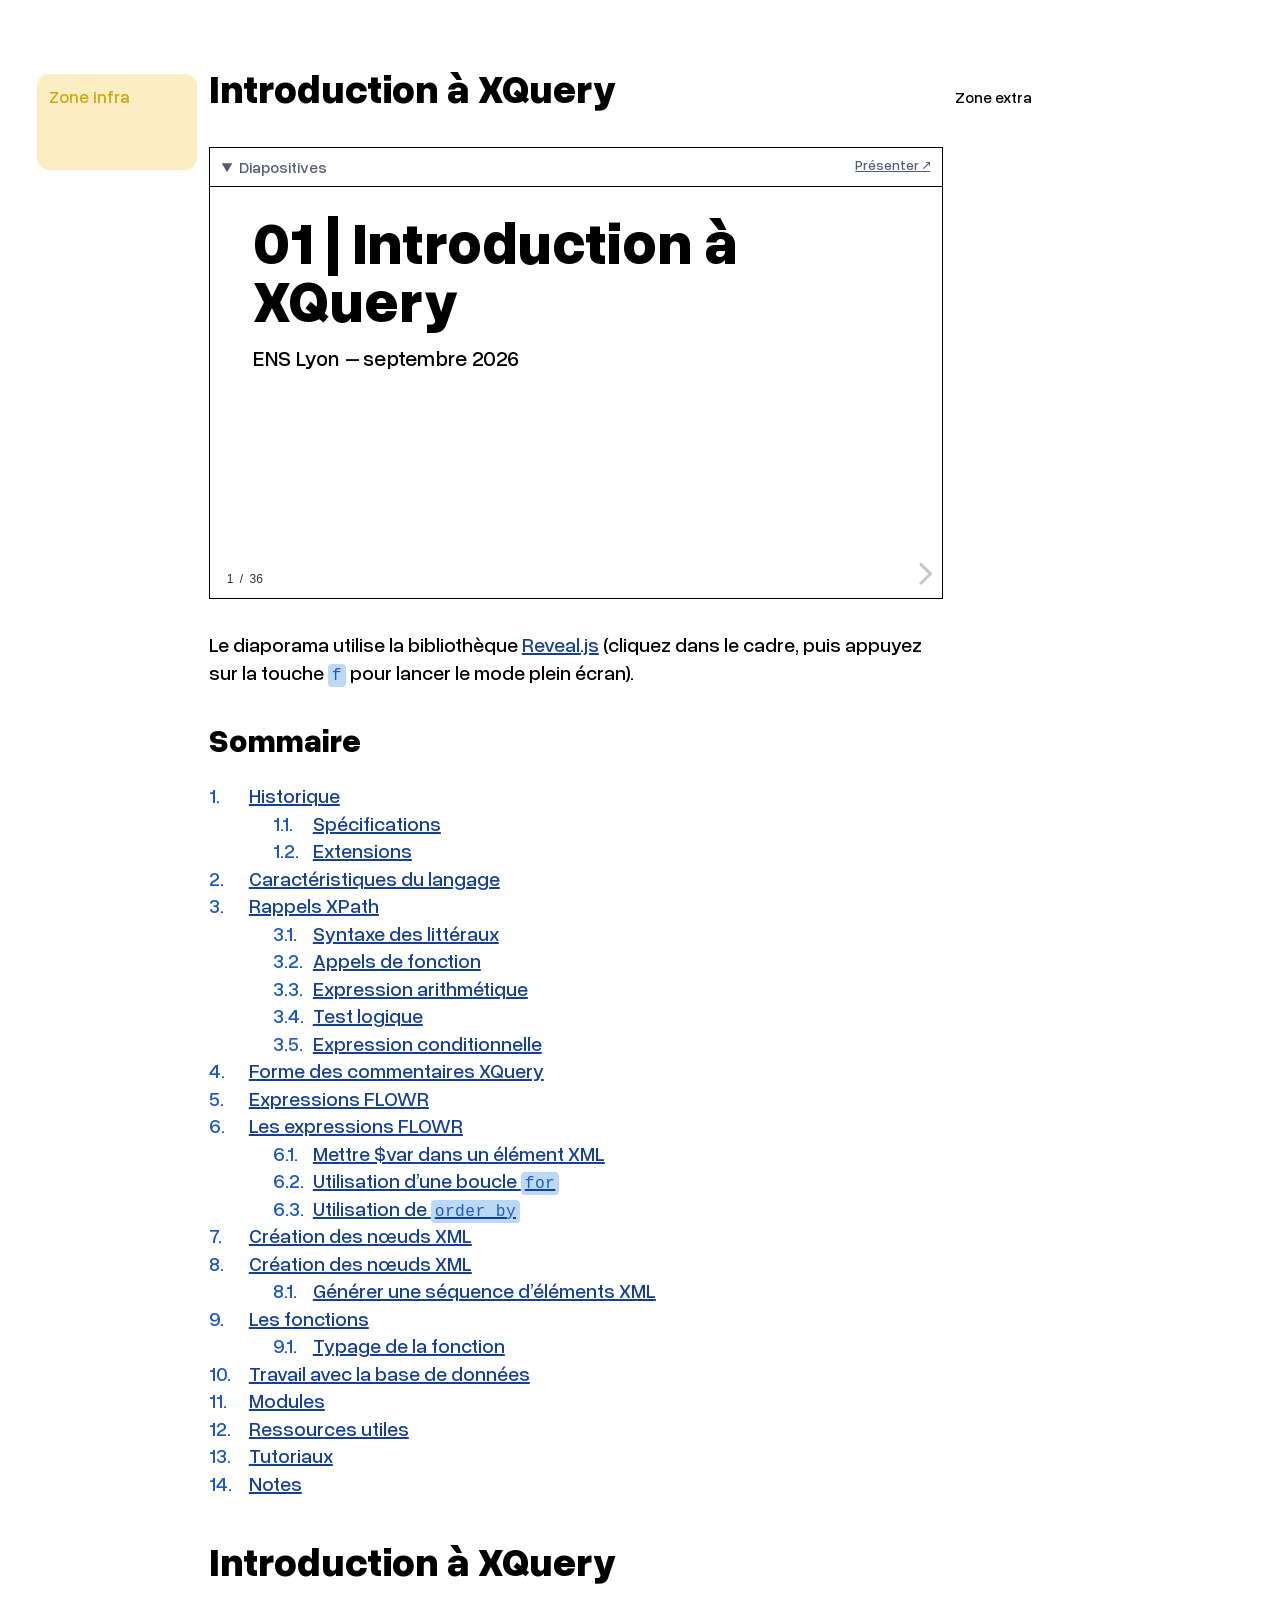
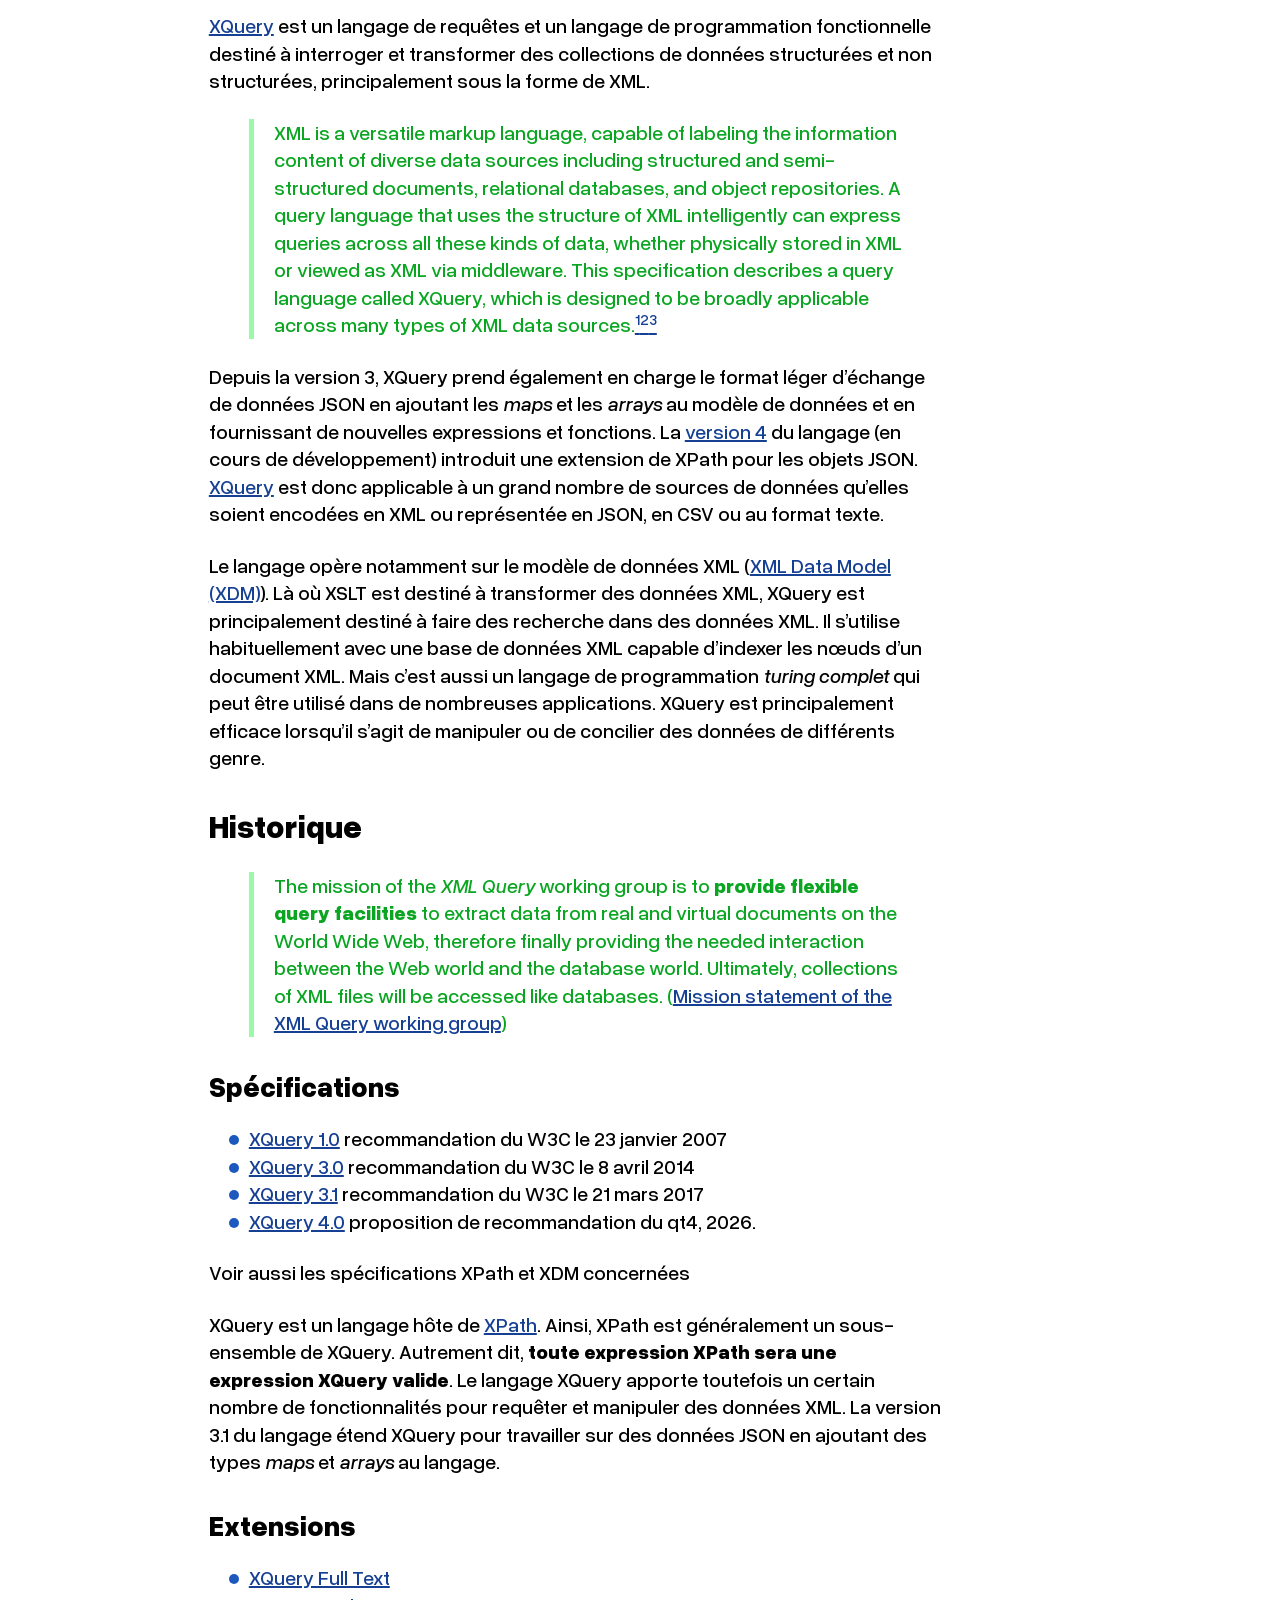
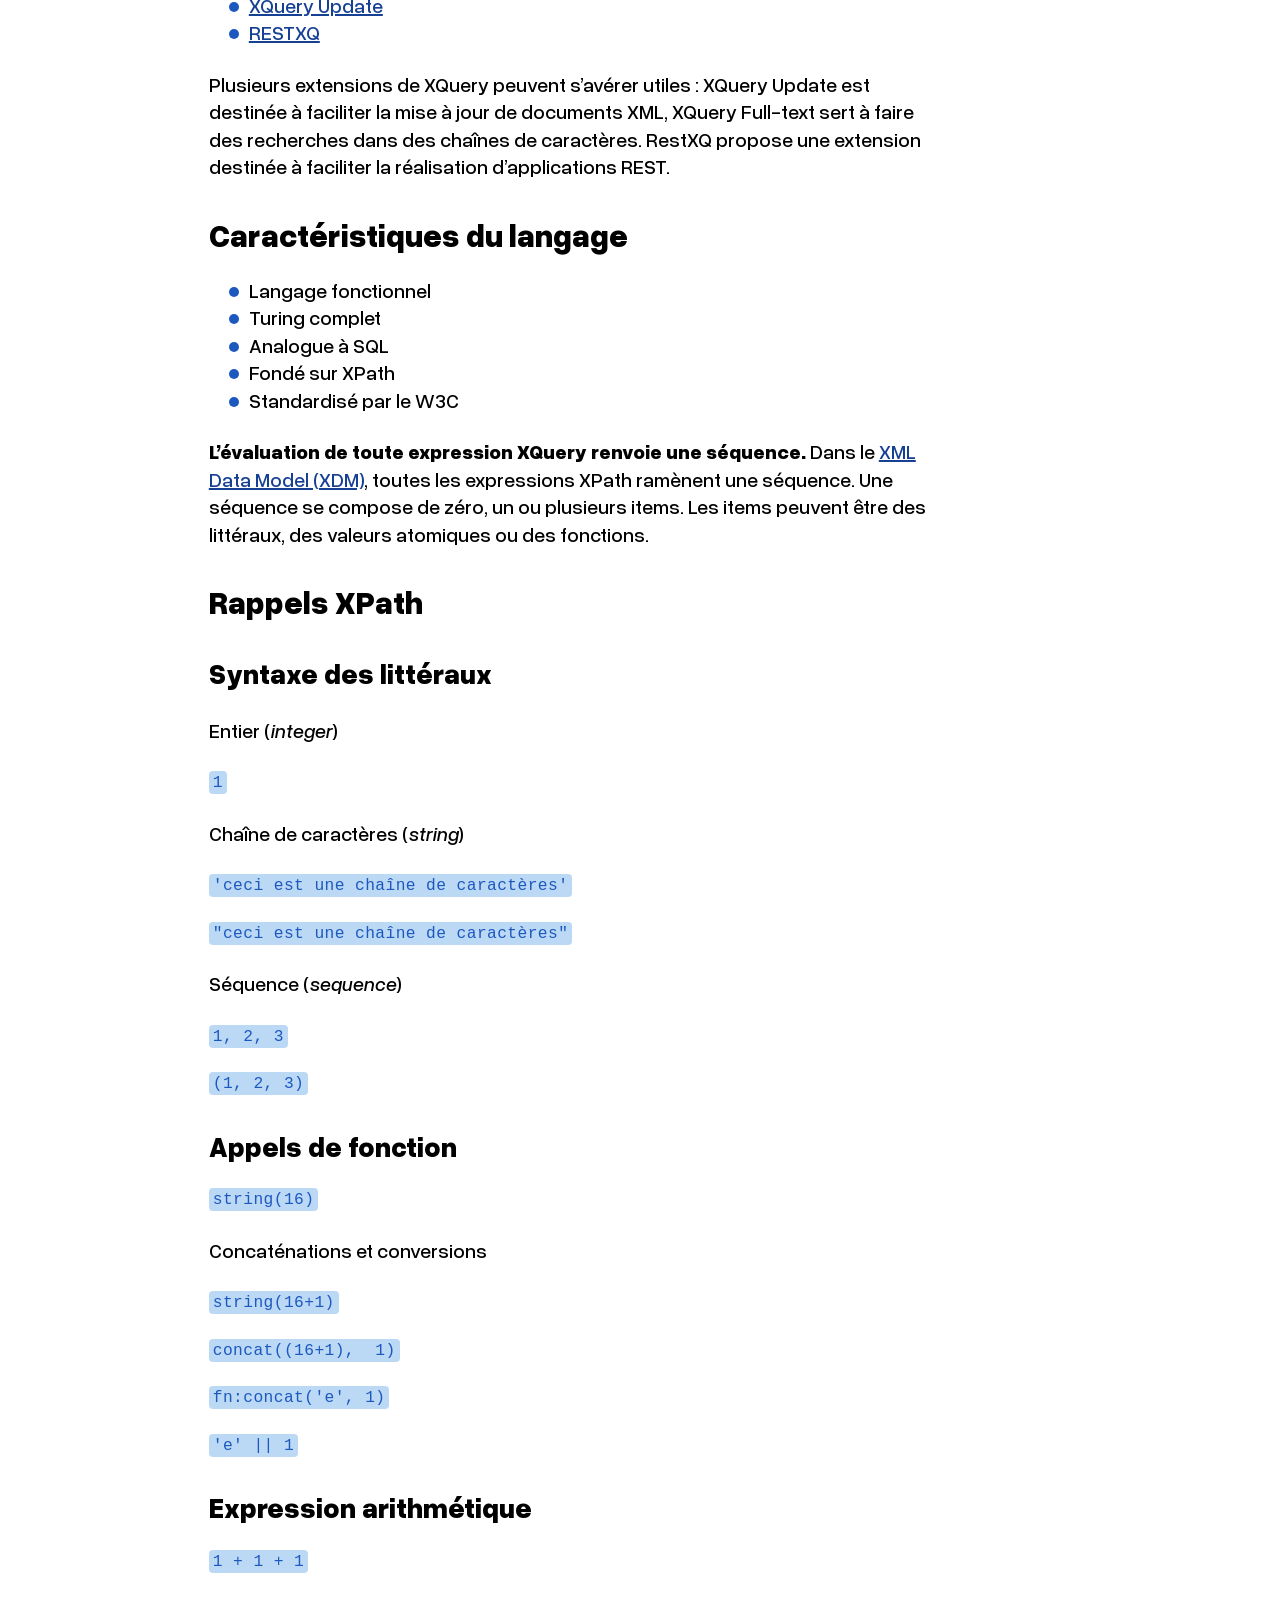
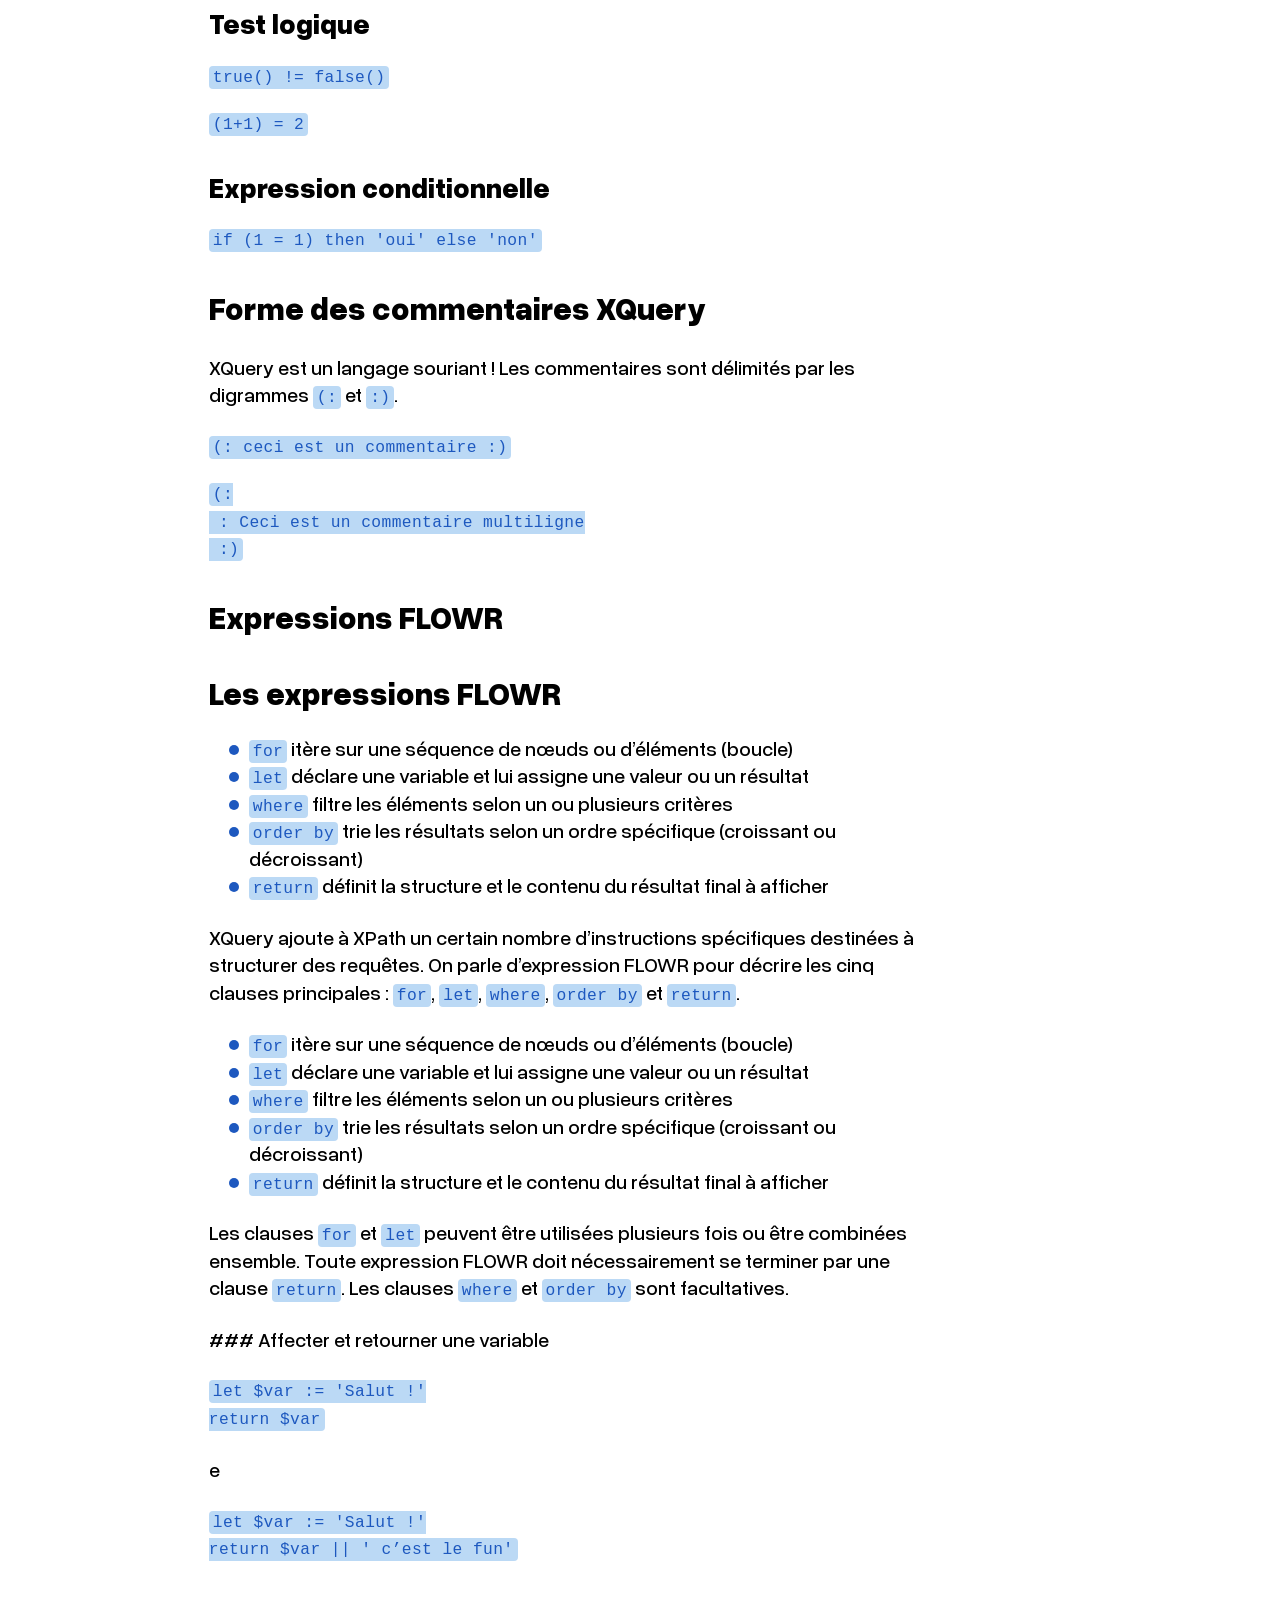
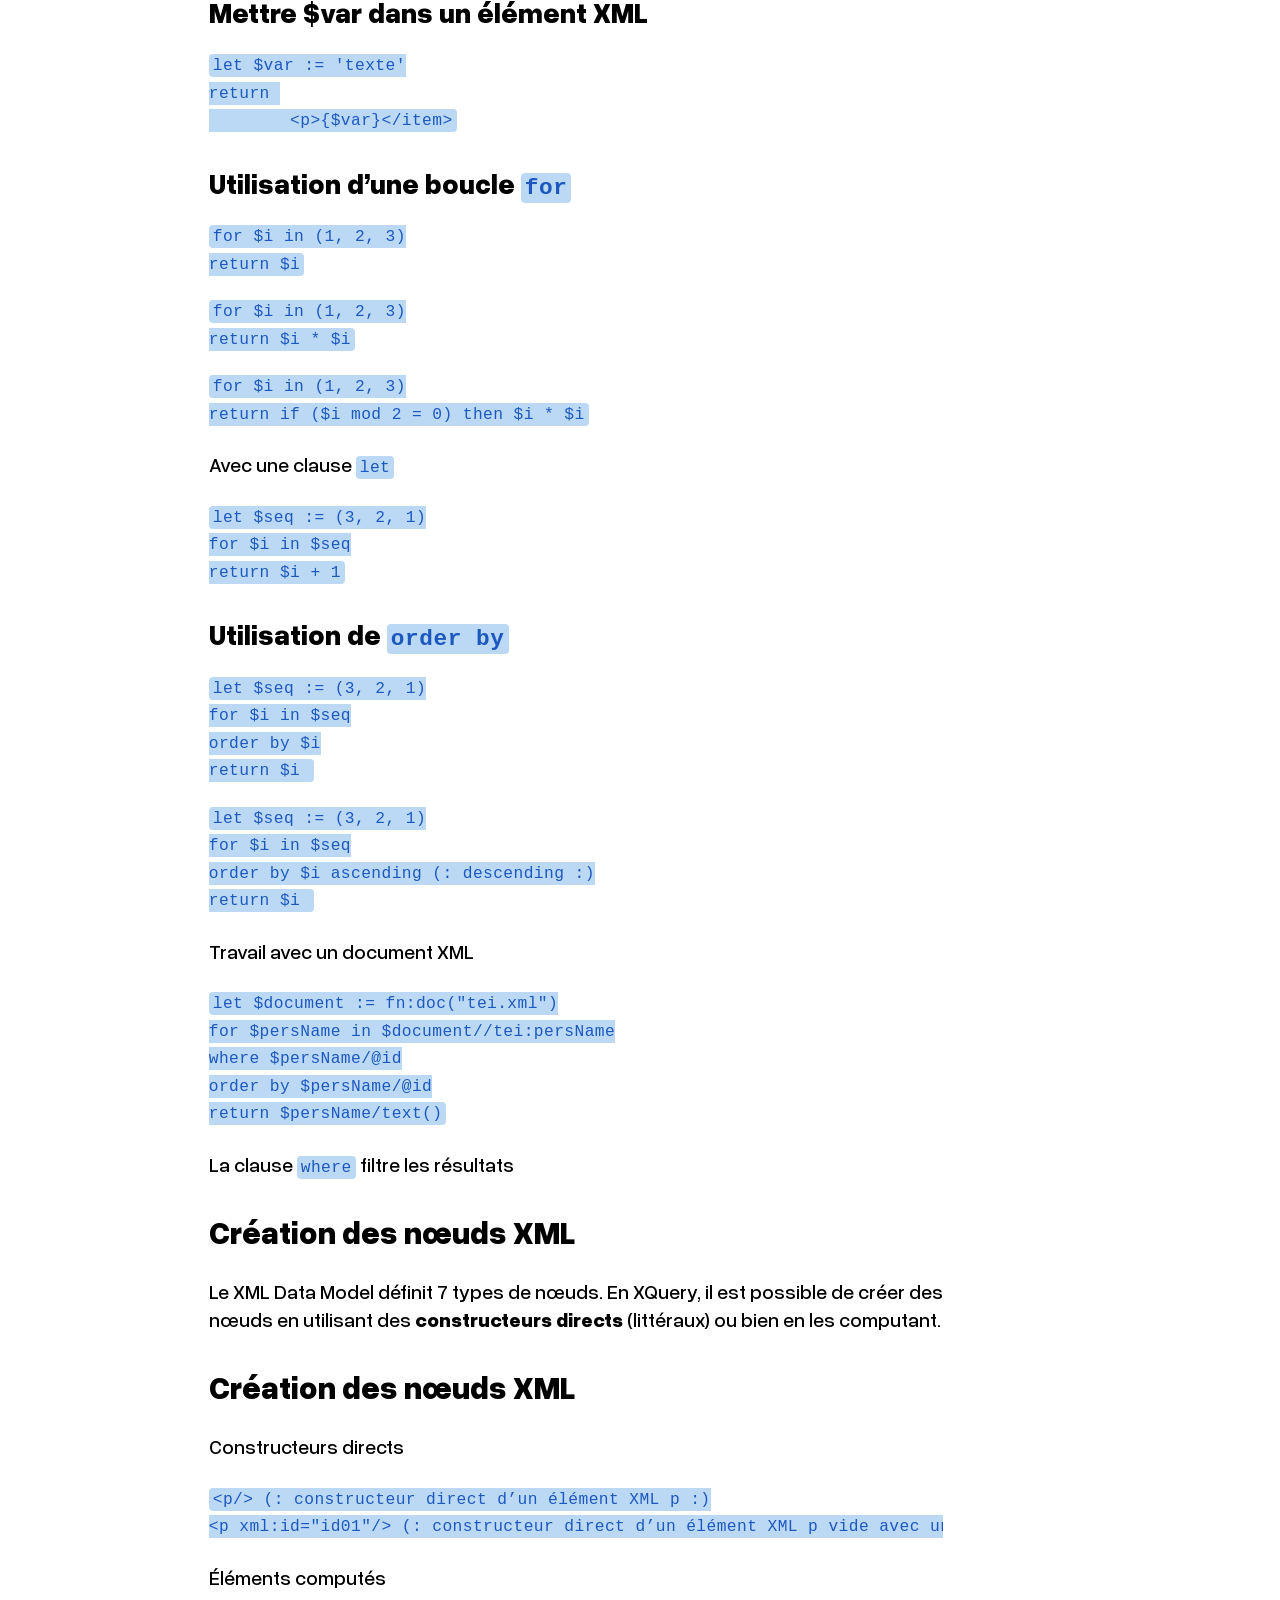
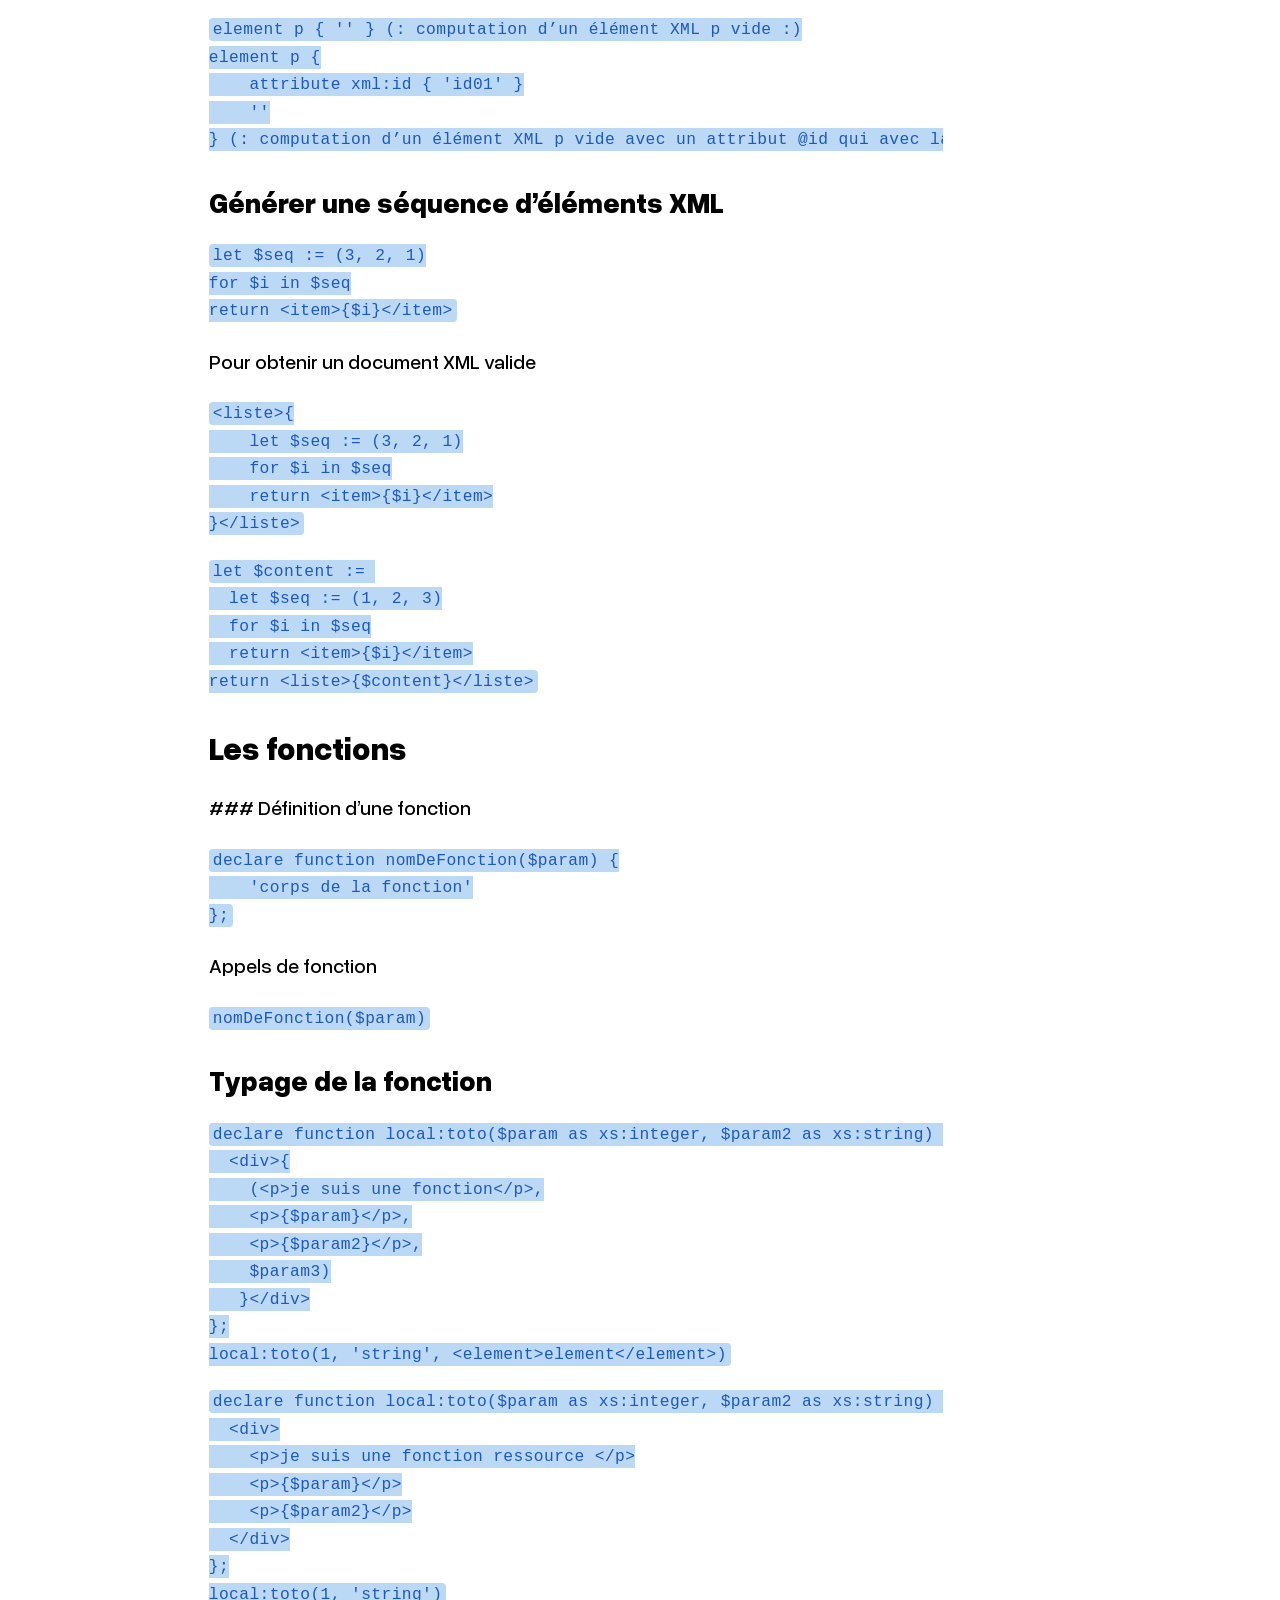
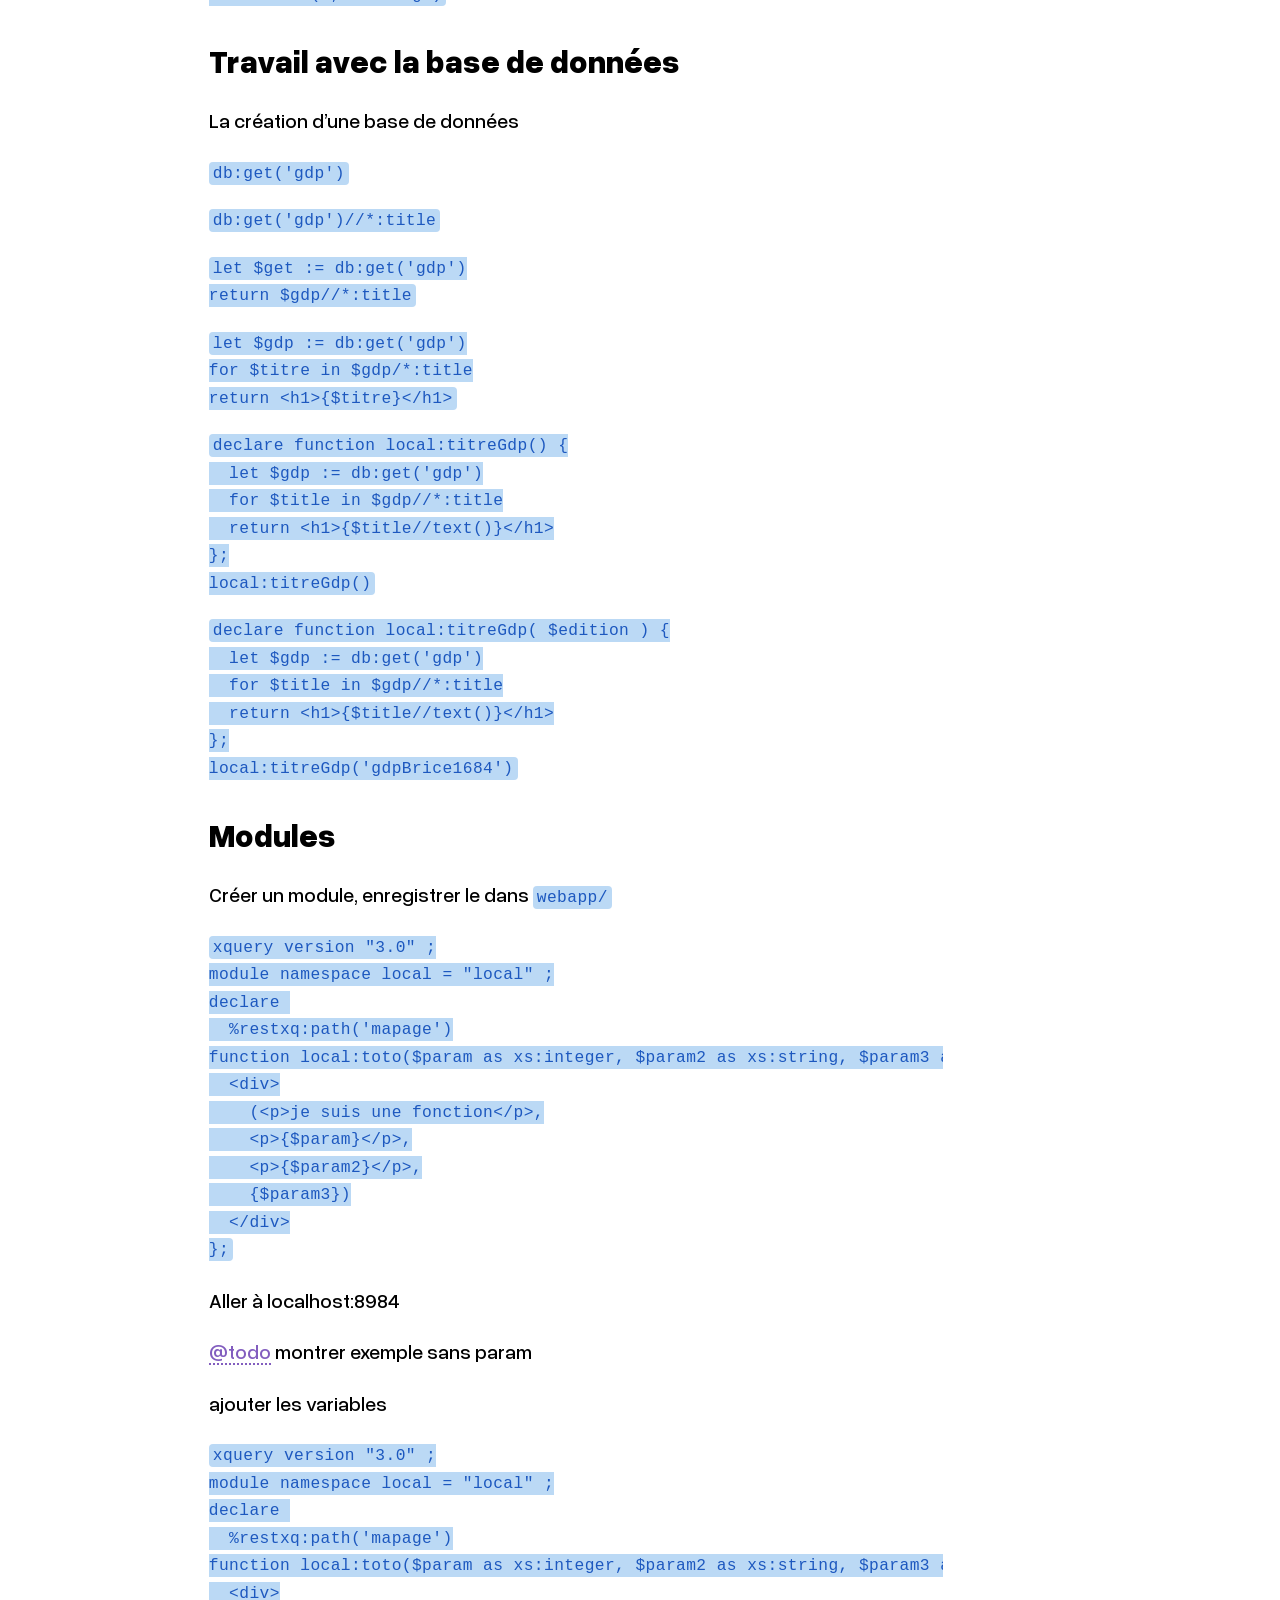
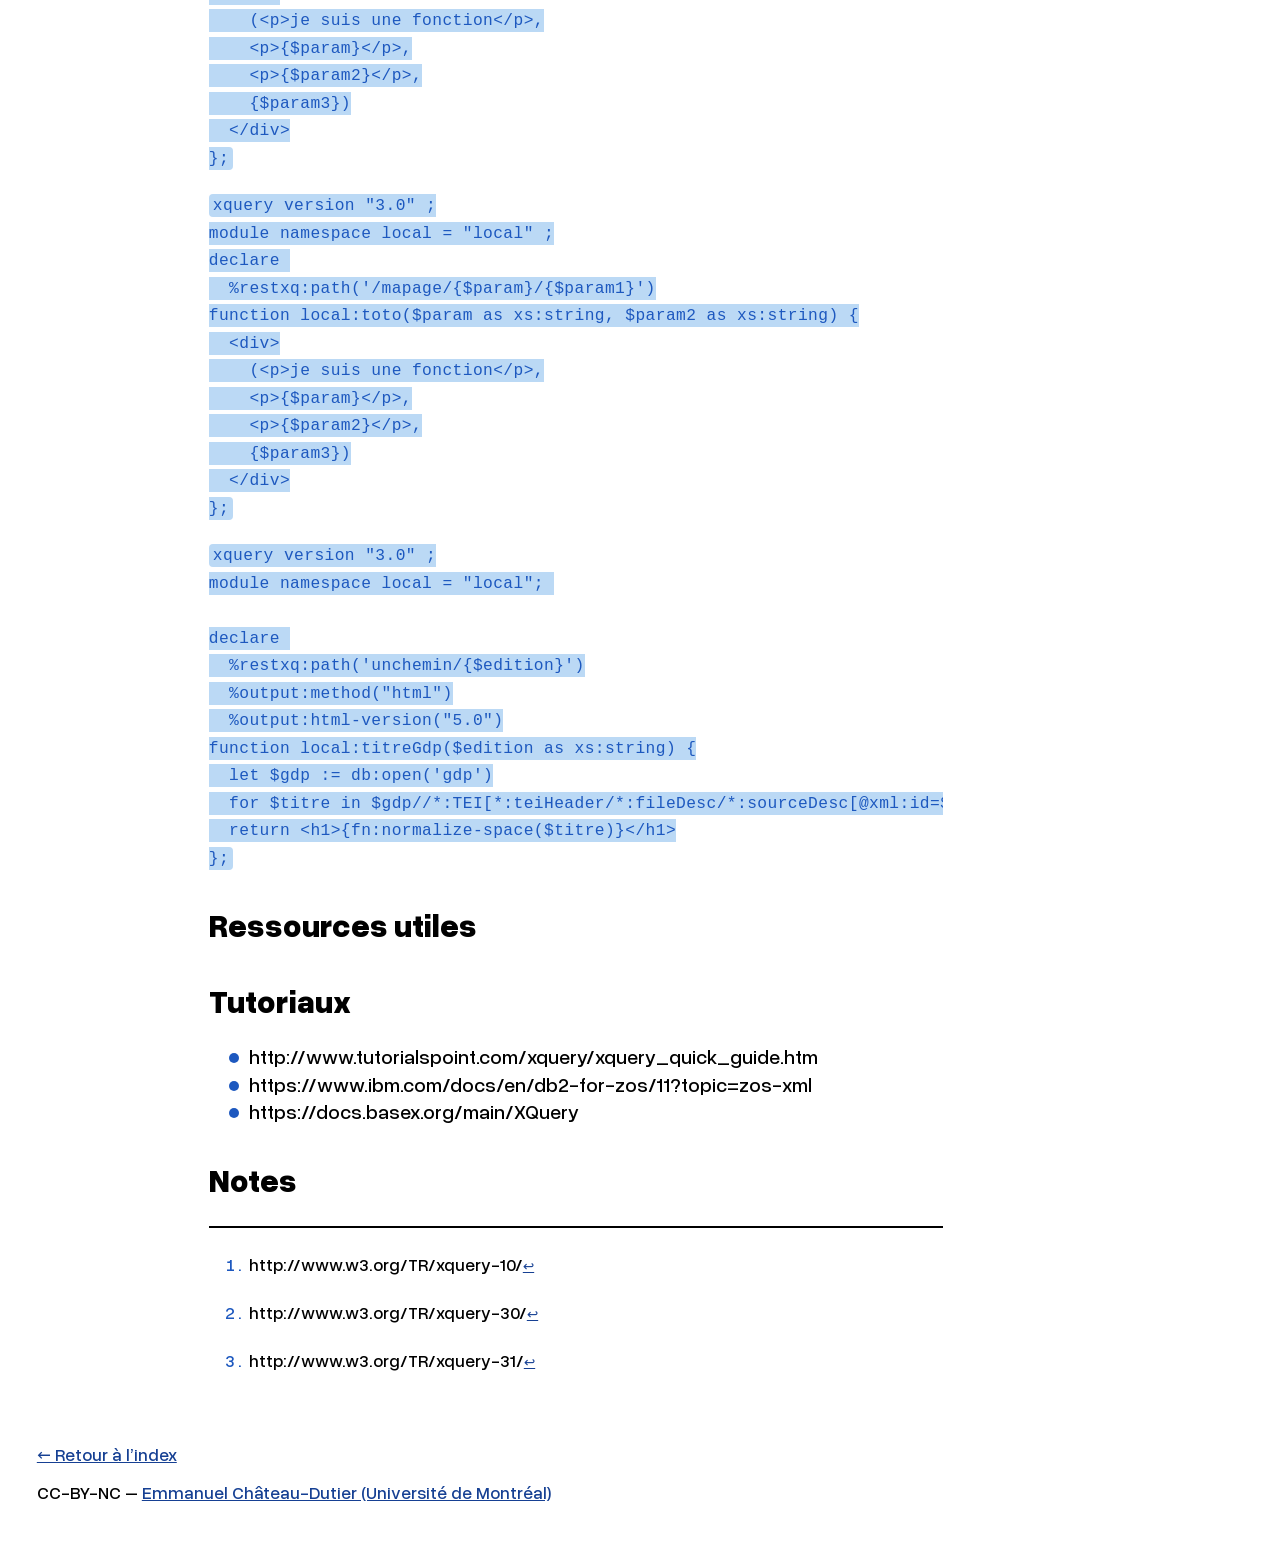
<file: xquery-introduction.html>
<!doctype html>
<html lang="fr">
  <head>
    <meta charset="utf-8" />
    <title>Introduction à XQuery</title>
    <meta name="viewport" content="width=device-width,initial-scale=1" />

    <!-- Métadonnées -->
        <meta name="author" content="emchateau" />
       
    <!-- Gif transparent le plus petit qui soit, évite une requête inutile vers le serveur (et une erreur dans la console). -->
    <link rel="icon" href="data:;base64,iVBORw0KGgo=" />

    <!-- Feuilles de style -->
    <!-- Général -->
    <link rel="stylesheet" href="style/general/reset.css" />
    <link rel="stylesheet" href="style/general/variables.css" />
    <link rel="stylesheet" href="style/general/global.css" />
    <!-- Polices -->
    <link rel="stylesheet" href="fonts/overused-grotesk/overused-grotesk.css" />
    <!-- Dispositions de page -->
    <link rel="stylesheet" href="style/layout/page-layout.css" />
    <!-- Composants -->
    <link rel="stylesheet" href="style/components/prose.css" />
    <link rel="stylesheet" href="style/components/conteneur-diapositives.css" />
    <!-- <link rel="stylesheet" href="style/components/hypothesis.css" />-->

    <!-- Styleguide (demo only) -->
    <link rel="stylesheet" href="style/components/styleguide.css" />

    <link rel="stylesheet" href="lib/reveal.js-6.0.1/dist/reveal.css" />
    <link
      rel="stylesheet"
      href="lib/reveal.js-6.0.1/dist/plugin/highlight/monokai.css"
    />
    <link rel="stylesheet" href="style/components/theme.reveal.css" />
    <link rel="stylesheet" href="scripts/reframe/rf-bundle.css" />
    <!-- <script src="scripts/hypothesis-config.js"></script>
    <script async src="https://hypothes.is/embed.js"></script>-->
  </head>
  <body>
    <div class="page-layout">
      <header>
        <!-- Logo etc. -->
      </header>

      <main class="page-layout__main">
        <div class="page-layout__infra">Zone infra</div>

        <article class="page-layout__content">
          <div class="prose">
            <h1>Introduction à XQuery</h1>

            <details open class="conteneur-diapositives">
              <summary class="conteneur-diapositives-etiquette">
                Diapositives
                <a
                  href="?presentation"
                  target="_blank"
                  rel="noopener"
                  style="float: right; font-size: 0.85em; color: inherit"
                  >Présenter ↗</a
                >
              </summary>

              <div class="reveal" style="width: 100%; aspect-ratio: 16 / 9">
                <div class="slides">
                  <!-- Diapositives insérées ici -->
                </div>
              </div>
            </details>

                        <p>
              Le diaporama utilise la bibliothèque
              <a href="https://revealjs.com/" target="_blank">Reveal.js</a>
              (cliquez dans le cadre, puis appuyez sur la touche
              <code>f</code> pour lancer le mode plein écran).
            </p>

                        <nav id="toc" role="doc-toc">
              <h2>Sommaire</h2>
              <ul>
              <li><a href="#introduction-à-xquery"
              id="toc-introduction-à-xquery">Introduction à
              XQuery</a></li>
              <li><a href="#introduction-à-xquery"
              id="toc-introduction-à-xquery">01 | Introduction à
              XQuery</br></a>
              <ul>
              <li><a href="#historique"
              id="toc-historique">Historique</a>
              <ul>
              <li><a href="#spécifications"
              id="toc-spécifications">Spécifications</a></li>
              <li><a href="#extensions"
              id="toc-extensions">Extensions</a></li>
              </ul></li>
              <li><a href="#caractéristiques-du-langage"
              id="toc-caractéristiques-du-langage">Caractéristiques du
              langage</a></li>
              <li><a href="#rappels-xpath"
              id="toc-rappels-xpath">Rappels XPath</a>
              <ul>
              <li><a href="#syntaxe-des-littéraux"
              id="toc-syntaxe-des-littéraux">Syntaxe des
              littéraux</a></li>
              <li><a href="#appels-de-fonction"
              id="toc-appels-de-fonction">Appels de fonction</a></li>
              <li><a href="#expression-arithmétique"
              id="toc-expression-arithmétique">Expression
              arithmétique</a></li>
              <li><a href="#test-logique" id="toc-test-logique">Test
              logique</a></li>
              <li><a href="#expression-conditionnelle"
              id="toc-expression-conditionnelle">Expression
              conditionnelle</a></li>
              </ul></li>
              <li><a href="#forme-des-commentaires-xquery"
              id="toc-forme-des-commentaires-xquery">Forme des
              commentaires XQuery</a></li>
              <li><a href="#expressions-flowr"
              id="toc-expressions-flowr">Expressions FLOWR</a></li>
              <li><a href="#les-expressions-flowr"
              id="toc-les-expressions-flowr">Les expressions FLOWR</a>
              <ul>
              <li><a href="#mettre-var-dans-un-élément-xml"
              id="toc-mettre-var-dans-un-élément-xml">Mettre $var dans
              un élément XML</a></li>
              <li><a href="#utilisation-dune-boucle-for"
              id="toc-utilisation-dune-boucle-for">Utilisation d’une
              boucle <code>for</code></a></li>
              <li><a href="#utilisation-de-order-by"
              id="toc-utilisation-de-order-by">Utilisation de
              <code>order by</code></a></li>
              </ul></li>
              <li><a href="#création-des-nœuds-xml"
              id="toc-création-des-nœuds-xml">Création des nœuds
              XML</a></li>
              <li><a href="#création-des-nœuds-xml"
              id="toc-création-des-nœuds-xml">Création des nœuds XML</a>
              <ul>
              <li><a href="#générer-une-séquence-déléments-xml"
              id="toc-générer-une-séquence-déléments-xml">Générer une
              séquence d’éléments XML</a></li>
              </ul></li>
              <li><a href="#les-fonctions" id="toc-les-fonctions">Les
              fonctions</a>
              <ul>
              <li><a href="#typage-de-la-fonction"
              id="toc-typage-de-la-fonction">Typage de la
              fonction</a></li>
              </ul></li>
              <li><a href="#travail-avec-la-base-de-données"
              id="toc-travail-avec-la-base-de-données">Travail avec la
              base de données</a></li>
              <li><a href="#modules" id="toc-modules">Modules</a></li>
              <li><a href="#ressources-utiles"
              id="toc-ressources-utiles">Ressources utiles</a></li>
              <li><a href="#tutoriaux"
              id="toc-tutoriaux">Tutoriaux</a></li>
              <li><a href="#notes" id="toc-notes">Notes</a></li>
              </ul></li>
              </ul>
            </nav>
             <h1 id="introduction-à-xquery">Introduction à XQuery</h1>
<dia-only state="centered">
<h1 id="introduction-à-xquery">01 | Introduction à XQuery</br></h1>
<p>ENS Lyon – septembre 2026</p>
</dia-only>
<dia-both>
<p><a href="https://www.w3.org/TR/xquery-31/">XQuery</a> est un langage
de requêtes et un langage de programmation fonctionnelle destiné à
interroger et transformer des collections de données structurées et non
structurées, principalement sous la forme de XML.</p>
</dia-both>
<blockquote>
<p>XML is a versatile markup language, capable of labeling the
information content of diverse data sources including structured and
semi-structured documents, relational databases, and object
repositories. A query language that uses the structure of XML
intelligently can express queries across all these kinds of data,
whether physically stored in XML or viewed as XML via middleware. This
specification describes a query language called XQuery, which is
designed to be broadly applicable across many types of XML data
sources.<a href="#fn1" class="footnote-ref" id="fnref1"
role="doc-noteref"><sup>1</sup></a><a href="#fn2" class="footnote-ref"
id="fnref2" role="doc-noteref"><sup>2</sup></a><a href="#fn3"
class="footnote-ref" id="fnref3" role="doc-noteref"><sup>3</sup></a></p>
</blockquote>
<p>Depuis la version 3, XQuery prend également en charge le format léger
d’échange de données JSON en ajoutant les <em>maps</em> et les
<em>arrays</em> au modèle de données et en fournissant de nouvelles
expressions et fonctions. La <a
href="https://qt4cg.org/specifications/xquery-40/">version 4</a> du
langage (en cours de développement) introduit une extension de XPath
pour les objets JSON. <a
href="https://www.w3.org/TR/xquery-31/">XQuery</a> est donc applicable à
un grand nombre de sources de données qu’elles soient encodées en XML ou
représentée en JSON, en CSV ou au format texte.</p>
<p>Le langage opère notamment sur le modèle de données XML (<a
href="https://www.w3.org/TR/xpath-datamodel-31/">XML Data Model
(XDM)</a>). Là où XSLT est destiné à transformer des données XML, XQuery
est principalement destiné à faire des recherche dans des données XML.
Il s’utilise habituellement avec une base de données XML capable
d’indexer les nœuds d’un document XML. Mais c’est aussi un langage de
programmation <em>turing complet</em> qui peut être utilisé dans de
nombreuses applications. XQuery est principalement efficace lorsqu’il
s’agit de manipuler ou de concilier des données de différents genre.</p>
<!-- @todo revoir la formulation -->
<dia-both>
<h2 id="historique">Historique</h2>
<blockquote>
<p>The mission of the <em>XML Query</em> working group is to
<strong>provide flexible query facilities</strong> to extract data from
real and virtual documents on the World Wide Web, therefore finally
providing the needed interaction between the Web world and the database
world. Ultimately, collections of XML files will be accessed like
databases. (<a href="https://www.w3.org/XML/Query/">Mission statement of
the XML Query working group</a>)</p>
</blockquote>
</dia-both>
<dia-both>
<h3 id="spécifications">Spécifications</h3>
<ul>
<li><a href="http://www.w3.org/TR/xquery-10/">XQuery 1.0</a>
recommandation du W3C le 23 janvier 2007</li>
<li><a href="https://www.w3.org/TR/xquery-30/">XQuery 3.0</a>
recommandation du W3C le 8 avril 2014</li>
<li><a href="https://www.w3.org/TR/xquery-31/">XQuery 3.1</a>
recommandation du W3C le 21 mars 2017</li>
<li><a href="https://qt4cg.org/specifications/xquery-40/">XQuery 4.0</a>
proposition de recommandation du qt4, 2026.</li>
</ul>
<p>Voir aussi les spécifications XPath et XDM concernées</p>
</dia-both>
<!-- @todo revoir + mentionner les spécifications XPath et XDM concernée -->
<p>XQuery est un langage hôte de <a
href="https://www.w3.org/TR/xpath-31/">XPath</a>. Ainsi, XPath est
généralement un sous-ensemble de XQuery. Autrement dit, <strong>toute
expression XPath sera une expression XQuery valide</strong>. Le langage
XQuery apporte toutefois un certain nombre de fonctionnalités pour
requêter et manipuler des données XML. La version 3.1 du langage étend
XQuery pour travailler sur des données JSON en ajoutant des types
<em>maps</em> et <em>arrays</em> au langage.</p>
<dia-both>
<h3 id="extensions">Extensions</h3>
<ul>
<li><a href="https://www.w3.org/TR/xpath-full-text-30/">XQuery Full
Text</a></li>
<li><a href="https://www.w3.org/TR/xquery-update-30/">XQuery
Update</a></li>
<li><a
href="http://exquery.github.io/exquery/exquery-restxq-specification/restxq-1.0-specification.html">RESTXQ</a></li>
</ul>
</dia-both>
<p>Plusieurs extensions de XQuery peuvent s’avérer utiles : XQuery
Update est destinée à faciliter la mise à jour de documents XML, XQuery
Full-text sert à faire des recherches dans des chaînes de caractères.
RestXQ propose une extension destinée à faciliter la réalisation
d’applications REST.</p>
<dia-both>
<h2 id="caractéristiques-du-langage">Caractéristiques du langage</h2>
<ul>
<li>Langage fonctionnel</li>
<li>Turing complet</li>
<li>Analogue à SQL</li>
<li>Fondé sur XPath</li>
<li>Standardisé par le W3C</li>
</ul>
</dia-both>
<dia-both>
<p><strong>L’évaluation de toute expression XQuery renvoie une
séquence.</strong> Dans le <a
href="https://www.w3.org/TR/xpath-datamodel-31/">XML Data Model
(XDM)</a>, toutes les expressions XPath ramènent une séquence. Une
séquence se compose de zéro, un ou plusieurs items. Les items peuvent
être des littéraux, des valeurs atomiques ou des fonctions.</p>
</dia-both>
<h2 id="rappels-xpath">Rappels XPath</h2>
<h3 id="syntaxe-des-littéraux">Syntaxe des littéraux</h3>
<p>Entier (<em>integer</em>)</p>
<pre class="xquery"><code>1</code></pre>
<p>Chaîne de caractères (<em>string</em>)</p>
<pre class="xquery"><code>&#39;ceci est une chaîne de caractères&#39;</code></pre>
<pre class="xquery"><code>&quot;ceci est une chaîne de caractères&quot;</code></pre>
<p>Séquence (<em>sequence</em>)</p>
<pre class="xquery"><code>1, 2, 3</code></pre>
<pre class="xquery"><code>(1, 2, 3)</code></pre>
<h3 id="appels-de-fonction">Appels de fonction</h3>
<pre class="xquery"><code>string(16)</code></pre>
<p>Concaténations et conversions</p>
<pre class="xquery"><code>string(16+1)</code></pre>
<pre class="xquery"><code>concat((16+1),  1)</code></pre>
<pre class="xquery"><code>fn:concat(&#39;e&#39;, 1)</code></pre>
<pre class="xquery"><code>&#39;e&#39; || 1</code></pre>
<h3 id="expression-arithmétique">Expression arithmétique</h3>
<pre class="xquery"><code>1 + 1 + 1</code></pre>
<h3 id="test-logique">Test logique</h3>
<pre class="xquery"><code>true() != false()</code></pre>
<pre class="xquery"><code>(1+1) = 2</code></pre>
<h3 id="expression-conditionnelle">Expression conditionnelle</h3>
<pre class="xquery"><code>if (1 = 1) then &#39;oui&#39; else &#39;non&#39;</code></pre>
<dia-both>
<h2 id="forme-des-commentaires-xquery">Forme des commentaires
XQuery</h2>
<p>XQuery est un langage souriant ! Les commentaires sont délimités par
les digrammes <code>(:</code> et <code>:)</code>.</p>
<pre class="xquery"><code>(: ceci est un commentaire :)</code></pre>
<pre class="xquery"><code>(:
 : Ceci est un commentaire multiligne
 :)</code></pre>
</dia-both>
<dia-both state="intertitre" bg="#1a1a2e">
<h2 id="expressions-flowr">Expressions FLOWR</h2>
</dia-both>
<dia-both>
<h2 id="les-expressions-flowr">Les expressions FLOWR</h2>
<ul>
<li><code>for</code> itère sur une séquence de nœuds ou d’éléments
(boucle)</li>
<li><code>let</code> déclare une variable et lui assigne une valeur ou
un résultat</li>
<li><code>where</code> filtre les éléments selon un ou plusieurs
critères</li>
<li><code>order by</code> trie les résultats selon un ordre spécifique
(croissant ou décroissant)</li>
<li><code>return</code> définit la structure et le contenu du résultat
final à afficher </dia-both></li>
</ul>
<p>XQuery ajoute à XPath un certain nombre d’instructions spécifiques
destinées à structurer des requêtes. On parle d’expression FLOWR pour
décrire les cinq clauses principales : <code>for</code>,
<code>let</code>, <code>where</code>, <code>order by</code> et
<code>return</code>.</p>
<ul>
<li><code>for</code> itère sur une séquence de nœuds ou d’éléments
(boucle)</li>
<li><code>let</code> déclare une variable et lui assigne une valeur ou
un résultat</li>
<li><code>where</code> filtre les éléments selon un ou plusieurs
critères</li>
<li><code>order by</code> trie les résultats selon un ordre spécifique
(croissant ou décroissant)</li>
<li><code>return</code> définit la structure et le contenu du résultat
final à afficher</li>
</ul>
<p>Les clauses <code>for</code> et <code>let</code> peuvent être
utilisées plusieurs fois ou être combinées ensemble. Toute expression
FLOWR doit nécessairement se terminer par une clause
<code>return</code>. Les clauses <code>where</code> et
<code>order by</code> sont facultatives.</p>
<p><dia-both> ### Affecter et retourner une variable</p>
<pre class="xquery"><code>let $var := &#39;Salut !&#39;
return $var</code></pre>
<p>e</p>
<pre class="xquery"><code>let $var := &#39;Salut !&#39;
return $var || &#39; c’est le fun&#39;</code></pre>
</dia-both>
<dia-both>
<h3 id="mettre-var-dans-un-élément-xml">Mettre $var dans un élément
XML</h3>
<pre class="xquery"><code>let $var := &#39;texte&#39;
return 
        &lt;p&gt;{$var}&lt;/item&gt;</code></pre>
</dia-both>
<dia-both>
<h3 id="utilisation-dune-boucle-for">Utilisation d’une boucle
<code>for</code></h3>
<pre class="xquery"><code>for $i in (1, 2, 3)
return $i</code></pre>
<pre class="xquery"><code>for $i in (1, 2, 3)
return $i * $i</code></pre>
</dia-both>
<dia-both>
<pre class="xquery"><code>for $i in (1, 2, 3)
return if ($i mod 2 = 0) then $i * $i</code></pre>
<p>Avec une clause <code>let</code></p>
<pre class="xquery"><code>let $seq := (3, 2, 1)
for $i in $seq
return $i + 1</code></pre>
</dia-both>
<dia-both>
<h3 id="utilisation-de-order-by">Utilisation de
<code>order by</code></h3>
<pre class="xquery"><code>let $seq := (3, 2, 1)
for $i in $seq
order by $i
return $i </code></pre>
<pre class="xquery"><code>let $seq := (3, 2, 1)
for $i in $seq
order by $i ascending (: descending :)
return $i </code></pre>
</dia-both>
<dia-both>
<p>Travail avec un document XML</p>
<pre class="xquery"><code>let $document := fn:doc(&quot;tei.xml&quot;)
for $persName in $document//tei:persName
where $persName/@id
order by $persName/@id
return $persName/text()</code></pre>
<p>La clause <code>where</code> filtre les résultats</p>
</dia-both>
<h2 id="création-des-nœuds-xml">Création des nœuds XML</h2>
<p>Le XML Data Model définit 7 types de nœuds. En XQuery, il est
possible de créer des nœuds en utilisant des <strong>constructeurs
directs</strong> (littéraux) ou bien en les computant.</p>
<dia-both>
<h2 id="création-des-nœuds-xml">Création des nœuds XML</h2>
<p>Constructeurs directs</p>
<pre class="xquery"><code>&lt;p/&gt; (: constructeur direct d’un élément XML p :)
&lt;p xml:id=&quot;id01&quot;/&gt; (: constructeur direct d’un élément XML p vide avec un attribut @id qui avec la valeur id01 :)</code></pre>
<p>Éléments computés</p>
<pre class="xquery"><code>element p { &#39;&#39; } (: computation d’un élément XML p vide :)
element p {
    attribute xml:id { &#39;id01&#39; }
    &#39;&#39;
} (: computation d’un élément XML p vide avec un attribut @id qui avec la valeur id01 :)</code></pre>
</dia-both>
<dia-both>
<h3 id="générer-une-séquence-déléments-xml">Générer une séquence
d’éléments XML</h3>
<pre class="xquery"><code>let $seq := (3, 2, 1)
for $i in $seq
return &lt;item&gt;{$i}&lt;/item&gt;</code></pre>
</dia-both>
<dia-both>
<p>Pour obtenir un document XML valide</p>
<pre class="xquery"><code>&lt;liste&gt;{
    let $seq := (3, 2, 1)
    for $i in $seq
    return &lt;item&gt;{$i}&lt;/item&gt;
}&lt;/liste&gt;</code></pre>
<pre class="xquery"><code>let $content := 
  let $seq := (1, 2, 3)
  for $i in $seq
  return &lt;item&gt;{$i}&lt;/item&gt;
return &lt;liste&gt;{$content}&lt;/liste&gt;</code></pre>
</dia-both>
<dia-both state="intertitre" bg="#1a1a2e">
<h2 id="les-fonctions">Les fonctions</h2>
<p><dia-both></p>
<p><dia-both> ### Définition d’une fonction</p>
<pre class="xquery"><code>declare function nomDeFonction($param) {
    &#39;corps de la fonction&#39;
};</code></pre>
<p>Appels de fonction</p>
<pre class="xquery"><code>nomDeFonction($param)</code></pre>
</dia-both>
<dia-both>
<h3 id="typage-de-la-fonction">Typage de la fonction</h3>
<pre class="xquery"><code>declare function local:toto($param as xs:integer, $param2 as xs:string) as element()* {
  &lt;div&gt;{
    (&lt;p&gt;je suis une fonction&lt;/p&gt;,
    &lt;p&gt;{$param}&lt;/p&gt;,
    &lt;p&gt;{$param2}&lt;/p&gt;,
    $param3)
   }&lt;/div&gt;
};
local:toto(1, &#39;string&#39;, &lt;element&gt;element&lt;/element&gt;)</code></pre>
</dia-both>
<pre class="xquery"><code>declare function local:toto($param as xs:integer, $param2 as xs:string) as element() {
  &lt;div&gt;
    &lt;p&gt;je suis une fonction ressource &lt;/p&gt;
    &lt;p&gt;{$param}&lt;/p&gt;
    &lt;p&gt;{$param2}&lt;/p&gt;
  &lt;/div&gt;
};
local:toto(1, &#39;string&#39;)</code></pre>
<dia-both state="intertitre" bg="#1a1a2e">
<h2 id="travail-avec-la-base-de-données">Travail avec la base de
données</h2>
</dia-both>
<dia-both>
<p>La création d’une base de données</p>
<pre class="xquery"><code>db:get(&#39;gdp&#39;)</code></pre>
<pre class="xquery"><code>db:get(&#39;gdp&#39;)//*:title</code></pre>
<pre class="xquery"><code>let $get := db:get(&#39;gdp&#39;)
return $gdp//*:title</code></pre>
</dia-both>
<dia-both>
<pre class="xquery"><code>let $gdp := db:get(&#39;gdp&#39;)
for $titre in $gdp/*:title
return &lt;h1&gt;{$titre}&lt;/h1&gt;</code></pre>
</dia-both>
<dia-both>
<pre class="xquery"><code>declare function local:titreGdp() {
  let $gdp := db:get(&#39;gdp&#39;)
  for $title in $gdp//*:title
  return &lt;h1&gt;{$title//text()}&lt;/h1&gt;
};
local:titreGdp()</code></pre>
</dia-both>
<dia-both>
<pre class="xquery"><code>declare function local:titreGdp( $edition ) {
  let $gdp := db:get(&#39;gdp&#39;)
  for $title in $gdp//*:title
  return &lt;h1&gt;{$title//text()}&lt;/h1&gt;
};
local:titreGdp(&#39;gdpBrice1684&#39;)</code></pre>
</dia-both>
<dia-both state="intertitre" bg="#1a1a2e">
<h2 id="modules">Modules</h2>
<p><dia-both></p>
</dia-both>
<dia-both>
<p>Créer un module, enregistrer le dans <code>webapp/</code></p>
<pre class="xquery"><code>xquery version &quot;3.0&quot; ;
module namespace local = &quot;local&quot; ;
declare 
  %restxq:path(&#39;mapage&#39;)
function local:toto($param as xs:integer, $param2 as xs:string, $param3 as element()) as element()* {
  &lt;div&gt;
    (&lt;p&gt;je suis une fonction&lt;/p&gt;,
    &lt;p&gt;{$param}&lt;/p&gt;,
    &lt;p&gt;{$param2}&lt;/p&gt;,
    {$param3})
  &lt;/div&gt;
};</code></pre>
</dia-both>
<p>Aller à localhost:8984</p>
<p><span class="citation" data-cites="todo">@todo</span> montrer exemple
sans param</p>
<dia-both>
<p>ajouter les variables</p>
<pre class="xquery"><code>xquery version &quot;3.0&quot; ;
module namespace local = &quot;local&quot; ;
declare 
  %restxq:path(&#39;mapage&#39;)
function local:toto($param as xs:integer, $param2 as xs:string, $param3 as element()) as element()* {
  &lt;div&gt;
    (&lt;p&gt;je suis une fonction&lt;/p&gt;,
    &lt;p&gt;{$param}&lt;/p&gt;,
    &lt;p&gt;{$param2}&lt;/p&gt;,
    {$param3})
  &lt;/div&gt;
};</code></pre>
</dia-both>
<dia-both>
<pre class="xquery"><code>xquery version &quot;3.0&quot; ;
module namespace local = &quot;local&quot; ;
declare 
  %restxq:path(&#39;/mapage/{$param}/{$param1}&#39;)
function local:toto($param as xs:string, $param2 as xs:string) {
  &lt;div&gt;
    (&lt;p&gt;je suis une fonction&lt;/p&gt;,
    &lt;p&gt;{$param}&lt;/p&gt;,
    &lt;p&gt;{$param2}&lt;/p&gt;,
    {$param3})
  &lt;/div&gt;
};</code></pre>
</dia-both>
<dia-both>
<pre class="xquery"><code>xquery version &quot;3.0&quot; ;
module namespace local = &quot;local&quot;; 

declare 
  %restxq:path(&#39;unchemin/{$edition}&#39;)
  %output:method(&quot;html&quot;)
  %output:html-version(&quot;5.0&quot;)
function local:titreGdp($edition as xs:string) {
  let $gdp := db:open(&#39;gdp&#39;)
  for $titre in $gdp//*:TEI[*:teiHeader/*:fileDesc/*:sourceDesc[@xml:id=$edition]]//*:head
  return &lt;h1&gt;{fn:normalize-space($titre)}&lt;/h1&gt;
};</code></pre>
</dia-both>
<dia-both state="intertitre" bg="#1a1a2e">
<h2 id="ressources-utiles">Ressources utiles</h2>
</dia-both>
<dia-both>
<h2 id="tutoriaux">Tutoriaux</h2>
<ul>
<li>http://www.tutorialspoint.com/xquery/xquery_quick_guide.htm</li>
<li>https://www.ibm.com/docs/en/db2-for-zos/11?topic=zos-xml</li>
<li>https://docs.basex.org/main/XQuery</li>
</ul>
</dia-both>
<h2 id="notes">Notes</h2>
<section id="footnotes" class="footnotes footnotes-end-of-document"
role="doc-endnotes">
<hr />
<ol>
<li id="fn1"><p>http://www.w3.org/TR/xquery-10/<a href="#fnref1"
class="footnote-back" role="doc-backlink">↩︎</a></p></li>
<li id="fn2"><p>http://www.w3.org/TR/xquery-30/<a href="#fnref2"
class="footnote-back" role="doc-backlink">↩︎</a></p></li>
<li id="fn3"><p>http://www.w3.org/TR/xquery-31/<a href="#fnref3"
class="footnote-back" role="doc-backlink">↩︎</a></p></li>
</ol>
</section>
                      </div>
        </article>

        <div class="page-layout__extra">Zone extra</div>
      </main>

      <footer>
        <nav><a href="index.html">← Retour à l’index</a></nav>
        <p>
          CC-BY-NC –
          <a href="https://orcid.org/0000-0003-4092-4569"
            >Emmanuel Château-Dutier (Université de Montréal)</a
          >
        </p>
      </footer>

      <!-- Scripts -->
      <script src="lib/reveal.js-6.0.1/dist/reveal.js"></script>
      <script src="lib/reveal.js-6.0.1/dist/plugin/notes.js"></script>
      <script src="lib/reveal.js-6.0.1/dist/plugin/highlight.js"></script>
      <script src="scripts/dia-elements.js"></script>
      <script src="scripts/diapositives.js"></script>
      <script src="scripts/bibliography.js"></script>
      <script src="scripts/reframe/reframe.js"></script>
      <script src="scripts/livereload.js"></script>
    </div>
  </body>
</html>
</file>
<file: style/general/variables.css>
:root {
  /* Couleurs */
  /* Bleu royal (comme le bleu des dessins d'architectes) */
  --bleu-royal:     #2F76E0; /*base */
  --bleu-royal-50:  #BBD9F5;
  --bleu-royal-100: #A7CCF2;
  --bleu-royal-200: #7FB2EC;
  --bleu-royal-300: #5795E6;
  --bleu-royal-400: #2F76E0; /*base */
  --bleu-royal-500: #1D58BF;
  --bleu-royal-600: #164093;
  --bleu-royal-700: #0F2A67;
  --bleu-royal-800: #09163A;
  --bleu-royal-900: #02050E;
  --bleu-royal-950: #000000;

  /* Cyber jaune */
  --cyber-jaune:     #D1A30C; /* base */
  --cyber-jaune-50:  #FBEEC2;
  --cyber-jaune-100: #FAE9AF;
  --cyber-jaune-200: #F8DE88;
  --cyber-jaune-300: #F6D361;
  --cyber-jaune-400: #F4C93B;
  --cyber-jaune-500: #F2BE14;
  --cyber-jaune-600: #D1A30C; /* base */
  --cyber-jaune-700: #9C7A09;
  --cyber-jaune-800: #675006;
  --cyber-jaune-900: #322703;
  --cyber-jaune-950: #171201;

  /* Ocr roug */
  --ocre-rouge:     #D12A0C; /* base */
  --ocre-rouge-50:  #FBCBC2;
  --ocre-rouge-100: #FABAAF;
  --ocre-rouge-200: #F89988;
  --ocre-rouge-300: #F67861;
  --ocre-rouge-400: #F4573B;
  --ocre-rouge-500: #F23614;
  --ocre-rouge-600: #D12A0C; /* base */
  --ocre-rouge-700: #9C1F09;
  --ocre-rouge-800: #671506;
  --ocre-rouge-900: #320A03;
  --ocre-rouge-950: #170501;

  /* Vert de mante (comme la mante religieuse) */
  --vert-mante:     #7CC871; /* base */
  --vert-mante-50:  #DBF0D8;
  --vert-mante-100: #CDEAC9;
  --vert-mante-200: #B2DFAC;
  --vert-mante-300: #97D38E;
  --vert-mante-400: #7CC871; /* base */
  --vert-mante-500: #57B849;
  --vert-mante-600: #439138;
  --vert-mante-700: #306828;
  --vert-mante-800: #1E4019;
  --vert-mante-900: #0B1709;
  --vert-mante-950: #010301;

  /* Malachite */
  --vert-malachite:     #0CD12A; /* base */
  --vert-malachite-50:  #9BF9AA;
  --vert-malachite-100: #88F899;
  --vert-malachite-200: #61F678;
  --vert-malachite-300: #3BF457;
  --vert-malachite-400: #14F236;
  --vert-malachite-500: #0CD12A; /* base */
  --vert-malachite-600: #0AA621;
  --vert-malachite-700: #077A19;
  --vert-malachite-800: #054F10;
  --vert-malachite-900: #022307;
  --vert-malachite-950: #010E03;

  /* Violet améthyste */
  --violet-amethyste:     #A185CF; /* base */
  --violet-amethyste-50:  #F0EBF7;
  --violet-amethyste-100: #E5DDF2;
  --violet-amethyste-200: #CEC0E6;
  --violet-amethyste-300: #B8A2DB;
  --violet-amethyste-400: #A185CF; /* base */
  --violet-amethyste-500: #825DBF;
  --violet-amethyste-600: #6640A3;
  --violet-amethyste-700: #4D307B;
  --violet-amethyste-800: #342153;
  --violet-amethyste-900: #1B112B;
  --violet-amethyste-950: #0E0917;

  /* Gris d'athènes (nuancier de gris) */
  --gris-athenes:     #EDEEF2; /* base */
  --gris-athenes-50:  #F9F9FA;
  --gris-athenes-100: #EDEEF2; /* base */
  --gris-athenes-200: #CDD0DA;
  --gris-athenes-300: #ADB1C2;
  --gris-athenes-400: #8C93AA;
  --gris-athenes-500: #6C7592;
  --gris-athenes-600: #545B72;
  --gris-athenes-700: #3D4152;
  --gris-athenes-800: #252732;
  --gris-athenes-900: #0D0E11;
  --gris-athenes-950: #010101;

  /* Polices */
  --police-sans: 'overused-grotesk', system-ui, 'Segoe UI', Roboto, Helvetica, Arial, sans-serif, 'Apple Color Emoji', 'Segoe UI Emoji';
  --police-mono: ui-monospace, SFMono-Regular, Consolas, 'Liberation Mono', Menlo, monospace;
  --police-corps: var(--police-sans);
  --police-entetes: var(--police-sans);
  --graisse-corps: 500; /* Overused Grotesk medium */
  --graisse-entetes: 800; /* Overused Grotesk extra bold */;
  --graisse-corps-gras: 800; /* Overused Grotesk extra bold */;
  --interlignage-corps: 1.375;
  --interlignage-entetes: 1.15;

  /* Échelle typographique */
  --talile-police-titres: 3rem;    /* 48px */
  --taille-police-sous-titres: 2.25rem; /* 36px */
  --taille-police-h1: 2.5rem;      /* 40px */
  --taille-police-h2: 2rem;        /* 32px */
  --taille-police-h3: 1.75rem;     /* 28px */
  --taille-police-h4: 1.44rem;     /* 23.04px */
  --taille-police-h5: 1.25rem;     /* 20px */
  --taille-police-h6: 1.125rem;    /* 18px */

  --taille-police-corps: 1.25rem; /* 20px */
  --taille-police-smaller: 1.1rem;

  /* Réglages généraux */
  --couleur-texte: #000;
  --couleur-fond: #fff;
  --couleur-ancres: var(--bleu-royal-600);
  --couleur-ancres-survol: var(--bleu-royal-500);
  --couleur-ancres-clic: var(--bleu-royal-700);
  --couleur-fond-subrillance: var(--cyber-jaune-300);
  --couleur-texte-surbrillance: #000;
  --couleur-code: var(--bleu-royal-500);
  --couleur-fond-code: var(--bleu-royal-50);
  --couleur-refs: var(--violet-amethyste-500);
  --couleur-refs-survol: var(--violet-amethyste-400);
  --couleur-refs-clic: var(--violet-amethyste-700);
  --couleur-citation: var(--vert-malachite-600);
  --couleur-citation-clair: var(--vert-malachite-50);
}
</file>
<file: style/general/global.css>
/**
 * À moins de rares exceptions, ce fichier ne devrait contenir aucune règle.
 * Chaque règle ajoutée devrait être justifiée (expliquée) en commentaire.
 */

 /* Couleur de sélection */
/* ::selection {} */

/* Typo et sa graisse par défaut */
html {
  font-family: var(--police-corps);
  font-weight: var(--graisse-corps);
}
</file>
<file: fonts/overused-grotesk/overused-grotesk.css>
/**
 * Overused Grotesk
 * https://github.com/RandomMaerks/Overused-Grotesk/
*/

@font-face {
  font-family: 'overused-grotesk';
  src: url('OverusedGrotesk-Roman.woff2') format('woff2'),
       url('OverusedGrotesk-Roman.woff2') format('woff2');
  font-weight: 400;
  font-style: normal;
}

@font-face {
  font-family: 'overused-grotesk';
  src: url('OverusedGrotesk-Italic.woff2') format('woff2'),
       url('OverusedGrotesk-Italic.woff2') format('woff2');
  font-weight: 400;
  font-style: italic;
}

@font-face {
  font-family: 'overused-grotesk';
  src: url('OverusedGrotesk-Medium.woff2') format('woff2'),
       url('OverusedGrotesk-Medium.woff2') format('woff2');
  font-weight: 500;
  font-style: normal;
}

@font-face {
  font-family: 'overused-grotesk';
  src: url('OverusedGrotesk-MediumItalic.woff2') format('woff2'),
       url('OverusedGrotesk-MediumItalic.woff2') format('woff2');
  font-weight: 500;
  font-style: italic;
}

@font-face {
  font-family: 'overused-grotesk';
  src: url('OverusedGrotesk-SemiBold.woff2') format('woff2'),
       url('OverusedGrotesk-SemiBold.woff2') format('woff2');
  font-weight: 600;
  font-style: normal;
}

@font-face {
  font-family: 'overused-grotesk';
  src: url('OverusedGrotesk-SemiBoldItalic.woff2') format('woff2'),
       url('OverusedGrotesk-SemiBoldItalic.woff2') format('woff2');
  font-weight: 600;
  font-style: italic;
}

@font-face {
  font-family: 'overused-grotesk';
  src: url('OverusedGrotesk-Bold.woff2') format('woff2'),
       url('OverusedGrotesk-Bold.woff2') format('woff2');
  font-weight: 700;
  font-style: normal;
}

@font-face {
  font-family: 'overused-grotesk';
  src: url('OverusedGrotesk-BoldItalic.woff2') format('woff2'),
       url('OverusedGrotesk-BoldItalic.woff2') format('woff2');
  font-weight: 700;
  font-style: italic;
}

@font-face {
  font-family: 'overused-grotesk';
  src: url('OverusedGrotesk-ExtraBold.woff2') format('woff2'),
       url('OverusedGrotesk-ExtraBold.woff2') format('woff2');
  font-weight: 800;
  font-style: normal;
}

@font-face {
  font-family: 'overused-grotesk';
  src: url('OverusedGrotesk-ExtraBoldItalic.woff2') format('woff2'),
       url('OverusedGrotesk-ExtraBoldItalic.woff2') format('woff2');
  font-weight: 800;
  font-style: italic;
}
</file>
<file: style/layout/page-layout.css>
/**
 * Index layout
 */
.page-layout {
  --page-couleur-fond: var(--couleur-fond);
  --page-couleur-texte: var(--couleur-texte);
  --page-largeur-infra: 10rem; /* espace libre à gauche */
  --page-largeur-extra: 18rem; /* espace libre à droite */
  --pages-colonnes: 1fr;
  --page-zones:
    "infra"
    "contenu"
    "extra"
  ;
  --page-largeur-maximale: 90rem;

  display: grid;
  grid-template-rows: auto 1fr auto;
  min-height: 100vh;

  background-color: var(--page-couleur-fond);
  color: var(--page-couleur-texte);
}
@media (min-width: 60rem) {
  .page-layout {
    --page-colonnes: [infra] var(--page-largeur-infra) [contenu] 1fr [extra] var(--page-largeur-extra);
    --page-zones: "infra contenu extra";
  }
}
@media (min-width: 90rem) {
  .page-layout {
    --page-largeur-extra: 24rem;
  }
}

/* Disposition du contenu principal (colonnes) */
.page-layout__main {
  display: grid;
  grid-template-columns: var(--page-colonnes);
  grid-template-areas: var(--page-zones);
  gap: .75rem;
  align-items: baseline;
  max-width: var(--page-largeur-maximale);
  margin-inline: auto;
  padding-inline: 0.75rem;
  padding-block: 1.5rem;
}
@media (min-width: 40rem) {
  .page-layout__main {
    padding-inline: calc(1.5rem + 1vw);
  }
}

.page-layout__content,
.page-layout__infra,
.page-layout__extra {
  min-width: 0;
}

.page-layout__content {
  grid-area: contenu;
}

.page-layout__infra {
  grid-area: infra;

  padding: .75rem;
  min-height: 6rem;

  border-radius: .75rem;
  font-size: var(--taille-police-smaller); /* .8125rem */
  background-color: var(--cyber-jaune-50);
  color: var(--cyber-jaune-600);
}

.page-layout__extra {
  grid-area: extra;
}

/* Stylage du footer */
.page-layout > footer {
  width: 100%;
  max-width: var(--page-largeur-maximale);
  margin-inline: auto;
  padding-inline: calc(1.5rem + 1vw);
  padding-block: 1.5rem;
}

.page-layout > footer {
  font-family: var(--police-corps);
  font-weight: var(--graisse-corps);
  font-size: var(--taille-police-smaller);
}

.page-layout > footer a, 
.page-layout > footer a:visited {
  color: var(--couleur-ancres);
  text-decoration: underline;
  transition: color .15s;
}
.page-layout > footer a:hover {
  color: var(--couleur-ancres-survol);
  text-decoration: none;
}
</file>
<file: style/components/prose.css>
/**
 * Prose
 * Contenu principal : texte, images, contenus de forme longue.
 * Toutes les règles sont imbriquées dans le sélecteur `.prose`.
 */

.prose {
  --prose-espacement-elements: 1.5rem;
  --prose-espacement-elements-extra: 2.5rem;
  --prose-taille-police: var(--taille-police-corps);
  --prose-interlignage: 1.375;
  --prose-couleur-ancres: var(--couleur-ancres);
  --prose-couleur-ancres-survol: var(--couleur-ancres-survol);
  --prose-couleur-ancres-clic: var(--couleur-ancres-clic);
  --prose-couleur-citation: var(--couleur-citation);
  --prose-couleur-citation-clair: var(--couleur-citation-clair);
  --prose-couleur-puce: var(--bleu-royal-500);
  --prose-couleur-refs: var(--couleur-refs);
  --prose-couleur-refs-survol: var(--couleur-refs-survol);
  --prose-couleur-refs-clic: var(--couleur-refs-clic);

  /* typo générale */
  font-family: var(--police-corps);
  font-size: var(--prose-taille-police);
  font-weight: var(--graisse-corps);
  line-height: var(--prose-interlignage);
}

.prose h1,
.prose h2,
.prose h3,
.prose h4,
.prose h5,
.prose h6 {
  /* marge du haut semi-proportionnelle */
  margin-block-start: calc(1rem + .5em);
  /* marge du bas fixe */
  margin-block-end: .75rem;

  font-family: var(--police-entetes);
  font-weight: var(--graisse-entetes, 700);
  line-height: var(--interlignag-entetes);
}

.prose h1 {
  font-size: var(--taille-police-h1);
}

.prose h2 {
  font-size: var(--taille-police-h2);
}

.prose h3 {
  font-size: var(--taille-police-h3);
}

.prose h4 {
  font-size: var(--taille-police-h4);
}

.prose h5 {
  font-size: var(--taille-police-h5);
}

.prose h6 {
  font-size: var(--taille-police-h6);
}

.prose p {
  margin-block: var(--prose-espacement-elements);
}

.prose a {
  color: var(--prose-couleur-ancres);
  text-decoration: underline;
  transition: color .15s;
}
.prose a:hover {
  color: var(--prose-couleur-ancres-survol);
  text-decoration: none;
}
.prose a:visited {
  color: var(--prose-couleur-ancres-clic);
  text-decoration: none;
}

.prose b,
.prose strong {
  font-weight: var(--graisse-corps-gras, 700);
}

.prose blockquote {
  color: var(--prose-couleur-citation);
  margin-block: var(--prose-espacement-elements);
  border-inline-start: 0.25em solid var(--prose-couleur-citation-clair);
  padding-inline-start: 1em;
}

/* règle horizontale */
.prose hr {
  --hr-espacement-vertical: var(--prose-espacement-elements);
  --hr-epaisseur-bordure: 2px;
  --hr-couleur-bordure: currentColor; /* la couleur pourrait changer selon le contexte */

  display: block;
  margin-block: var(--hr-espacement-vertical);

  color: inherit;
  border: 0;
  border-top: var(--hr-epaisseur-bordure) solid var(--hr-couleur-bordure);
}

.prose mark {
  background-color: var(--couleur-fond-subrillance);
  color: inherit;
  border-radius: .25em;
  padding: .125em .25em;
  line-height: 1;
}

.prose ul {
  list-style: none outside none; /* nous stylons avec li::before */
  padding-inline: 0;
  margin-inline-start: 0;
}
.prose ul li {
  position: relative;
  padding-inline-start: 2.5rem; /* faire place à la puce */
  margin-inline-start: 0;
}
.prose ul li::before {
  content: '';

  display: inline-block;
  position: absolute;
  left: 1.25rem;
  top: calc(var(--interlignage-corps) * 1em / 2.7); /* relatif à la taille de police et à l'interlignage */
  width: .625rem; /* 16px => 10px */
  aspect-ratio: 1 / 1;

  background-color: var(--prose-couleur-puce);
  border-radius: 50%;
}

.prose ol li::marker {
  color: var(--prose-couleur-puce, currentColor);
}

.prose pre {
  overflow-x: auto;
}

.prose code {
  padding: .125rem .25rem;
  font-size: 81.25%; /* 16px => 14px */
  line-height: 1; /* réduire l'espace vertical */
  border-radius: .25rem; /* accorder avec padding-inline */
  color: var(--couleur-code);
  background-color: var(--couleur-fond-code);
  letter-spacing: 0.025em; /* aider à bien distinguer caractères monochasse */
}

/* Images et figures */
.prose img {
  max-width: 100%;
  height: auto;
}

/* gérer les images enfant comme des figures */
.prose > img {
  margin-block: var(--prose-espacement-elements-extra);
  margin-inline: auto;
  display: flex;
}

.prose figure {
  margin-block: var(--prose-espacement-elements-extra);
  margin-inline: auto;
  display: flex;
  align-items: center;
  flex-direction: column;
  /* Espacement éventuel de la légende */
  gap: .5rem;
}

.prose figure img {
  /* block: éviter espacements (traité comme image inline, avec blancs typographiques) */
  display: block;
}

.prose figcaption {
  /* espacement appliqué par le gap de l'élément flex*/
  margin: 0;

  font-size: var(--taille-police-smaller);
}

/* Diapositives */

/* Custom elements — display block par défaut (les éléments inconnus sont inline) */
dia-both,
dia-only {
  display: block;
}

/*
dia-both est transparent dans la prose : ses enfants s'intègrent au flux.
dia-only est masqué (visible uniquement dans le diaporama Reveal.js).
Doit être en enfant direct de `.prose`.
*/
.prose > dia-both,
.prose > [data-dia=""],
.prose > [data-diapositive=""] {
  display: contents;
}
.prose > dia-only,
.prose > [data-dia="seulement"],
.prose > [data-diapositive="seulement"] {
  display: none;
}

/* Table des matières */
.prose #toc > ul { list-style: none; padding-inline-start: 0; }
.prose #toc > ul > li { padding-inline-start: 0; }
.prose #toc > ul > li::before { display: none; }
.prose #toc > ul > li > a { display: none; } /* masque le niveau h1 */
.prose #toc li:has(> a[href="#bibliography"]) { display: none; } /* exclut la section Références */

/* h2 : 1. */
.prose #toc > ul > li > ul {
  list-style: none;
  padding-inline-start: 0;
  counter-reset: toc-h2;
}
.prose #toc > ul > li > ul > li {
  padding-inline-start: 2.5rem;
  counter-increment: toc-h2;
}
.prose #toc > ul > li > ul > li::before {
  content: counter(toc-h2) ". ";
  display: block;
  position: absolute;
  left: 0;
  top: 0;
  width: 2.5rem;
  background-color: transparent;
  border-radius: 0;
  color: var(--prose-couleur-puce, currentColor);
}

/* h3 : 1.2. */
.prose #toc > ul > li > ul > li > ul {
  list-style: none;
  padding-inline-start: 1.5rem;
  counter-reset: toc-h3;
}
.prose #toc > ul > li > ul > li > ul > li {
  padding-inline-start: 2.5rem;
  counter-increment: toc-h3;
}
.prose #toc > ul > li > ul > li > ul > li::before {
  content: counter(toc-h2) "." counter(toc-h3) ". ";
  display: block;
  position: absolute;
  left: 0;
  top: 0;
  width: 2.5rem;
  background-color: transparent;
  border-radius: 0;
  color: var(--prose-couleur-puce, currentColor);
}

/* Footnotes */
.prose #footnotes {
  font-size: var(--taille-police-smaller);
}
.prose .footnote-back {
  font-size: 0.85rem;
}

/* Citation auteur-date : lien discret souligné en pointillés */
.prose .citation-link, .prose .citation-link:visited {
  color: var(--prose-couleur-refs);
  text-decoration: none;
  border-bottom: .15rem dotted currentColor;
  cursor: pointer;
}
.prose .citation-link:hover {
  color: var(--prose-couleur-refs-survol);
  transition: color .15s;
}

/* Bibliographie (citeproc) */
/* .prose #bibliography {
  font-size: var(--taille-police-h2);
}*/
.prose #refs .csl-entry {
  font-size: var(--taille-police-smaller);
  padding-inline-start: 2em;
  text-indent: -2em;
  margin-block-end: 0.4em;
}

/* Entrée bibliographique mise en surbrillance après navigation via un appel */
.prose .csl-entry.is-highlighted {
  color: var(--prose-couleur-refs);
}

/* Bouton "↑ Retour à la lecture" — ajouté dynamiquement après navigation */
.prose .citation-back {
  display: block;
  padding-inline-start: 2em;
}
.prose .citation-back-link, .prose .citation-back-link:visited {
  display: inline-block;
  text-indent: 0; /* annule le retrait suspendu hérité de .csl-entry — évite que le texte déborde hors du fond */
  color: var(--prose-couleur-refs);
  text-decoration: underline;
  text-underline-position: under;
  background-color: var(--violet-amethyste-100);
  border-radius: .25em;
  padding: .125em .25em;
  line-height: 1.1;
}
.prose .citation-back-link:hover {
  color: var(--prose-couleur-refs-survol);
  transition: color .15s;
}

/* Tooltip bibliographique (appended to body, hors .prose) */
.citation-tooltip {
  /* Bornes du bloc prose en coordonnées viewport — mises à jour par JS (ResizeObserver) */
  --prose-left:  .75rem;
  --prose-right: calc(100vw - .75rem);
  --x-offset: 3em;
  /* Coordonnées de l'ancre — mises à jour par JS à chaque survol */
  --tip-left: 0px;
  --tip-y:    0px;

  position: fixed;
  left: 0;
  top: 0;
  /* Dans translate, 100% = propre largeur → borne droite = bord prose - largeur tooltip */
  translate:
    clamp(var(--prose-left), calc(var(--tip-left) + var(--x-offset)), calc(var(--prose-right) - 100%))
    var(--tip-y);

  z-index: 100;
  max-width: min(35rem, calc(100vw - 2rem));
  font-size: var(--taille-police-smaller, 0.875rem);
  background-color: var(--couleur-fond, #fff);
  border: .08em solid currentColor;
  overflow: hidden;
  visibility: hidden;
  opacity: 0;
  pointer-events: none;
  transition: opacity 0.15s;
}
.citation-tooltip.is-visible {
  visibility: visible;
  opacity: 1;
  pointer-events: auto;
}
.citation-tooltip-content {
  padding: 0.5em 0.75em;
}
.citation-tooltip-footer {
  padding: 0.4em 0.75em;
}
.citation-tooltip-link {
  color: var(--prose-couleur-refs, inherit);
  text-decoration: none;
}
.citation-tooltip-link:hover {
  color: var(--prose-couleur-refs-survol, inherit);
  text-decoration: underline;
}
</file>
<file: style/components/conteneur-diapositives.css>
/**
 * Conteneur pour les diapositives
 */
.conteneur-diapositives {
  position: relative;
  margin-block: 2rem;
}
.conteneur-diapositives-etiquette {
  margin-block-end: -1px; /* border */

  padding: .5rem .75rem;

  border: 1px solid var(--couleur-texte);
  cursor: pointer;
  font-size: 1rem;
  user-select: none;

  color: var(--gris-athenes-600);
}
.conteneur-diapositives > .reveal {
  border: 1px solid var(--couleur-texte);
}

/**
 * Barre de navigation — vue d’ensemble (touche O)
 */
.overview-nav {
  display: none;
  position: fixed;
  top: 0;
  left: 0;
  right: 0;
  z-index: 10000;
  align-items: center;
  gap: 1.5rem;
  padding: 0.5rem 1rem;
  background: rgba(255, 255, 255, 0.95);
  font-family: var(--police-corps);
  font-size: 0.85rem;
}
.overview .overview-nav {
  display: flex;
}
.overview-nav__title {
  flex: 1;
  font-weight: var(--graisse-corps);
  color: var(--gris-athenes-600);
}
.overview-nav a {
  color: var(--couleur-ancres);
  text-decoration: underline solid currentColor;
  white-space: nowrap;
}
.overview-nav a:hover {
  color: var(--couleur-ancres-survol);
  text-decoration-color: transparent;
}

/**
 * Mode présentation (?presentation)
 * Diapositives seules pleine largeur dans le viewport.
 */
.presentation-mode .conteneur-diapositives {
  position: fixed;
  inset: 0;
  margin: 0;
  z-index: 1000;
  background: var(--r-background-color, #fff);
}
.presentation-mode .conteneur-diapositives-etiquette {
  display: none;
}
.presentation-mode .conteneur-diapositives > .reveal {
  border: none;
  width: 100% !important;
  height: 100vh !important;
  aspect-ratio: unset !important;
}
</file>
<file: style/components/mosaique.css>
/**
 * Mosaique
 * Grille de prévisualisation des jeux de diapositives.
 */

.mosaique {
  --mosaique-colonnes: 1;

  display: grid;
  grid-template-columns: repeat(var(--mosaique-colonnes), 1fr);
  gap: 2rem;
  margin-block: var(--prose-espacement-elements);
}

@media (min-width: 48rem) {
  .mosaique {
    --mosaique-colonnes: 2;
  }
}

.mosaique__seance {
  display: flex;
  flex-direction: column;
}
</file>
<file: lib/reveal.js-6.0.1/dist/reveal.css>
.reveal .stretch,.reveal .r-stretch{max-width:none;max-height:none}.reveal pre.stretch code,.reveal pre.r-stretch code{box-sizing:border-box;height:100%;max-height:100%}.reveal .r-fit-text{white-space:nowrap;display:inline-block}.reveal .r-stack{grid-template-rows:100%;display:grid}.reveal .r-stack>*{grid-area:1/1;margin:auto}.reveal .r-vstack,.reveal .r-hstack{display:flex}.reveal .r-vstack img,.reveal .r-vstack video,.reveal .r-hstack img,.reveal .r-hstack video{object-fit:contain;min-width:0;min-height:0}.reveal .r-vstack{flex-direction:column;justify-content:center;align-items:center}.reveal .r-hstack{flex-direction:row;justify-content:center;align-items:center}.reveal .items-stretch{align-items:stretch}.reveal .items-start{align-items:flex-start}.reveal .items-center{align-items:center}.reveal .items-end{align-items:flex-end}.reveal .justify-between{justify-content:space-between}.reveal .justify-around{justify-content:space-around}.reveal .justify-start{justify-content:flex-start}.reveal .justify-center{justify-content:center}.reveal .justify-end{justify-content:flex-end}html.reveal-full-page{width:100%;height:100vh;height:calc(var(--vh,1vh) * 100);height:100dvh;overflow:hidden}.reveal-viewport{color:#000;--r-controls-spacing:12px;--r-overlay-header-height:40px;--r-overlay-margin:0px;--r-overlay-padding:6px;--r-overlay-gap:5px;background-color:#fff;height:100%;margin:0;line-height:1;position:relative;overflow:hidden}@media screen and (width<=1024px),(height<=768px){.reveal-viewport{--r-overlay-header-height:26px}}.reveal-viewport:fullscreen{width:100%!important;height:100%!important;top:0!important;left:0!important;transform:none!important}.reveal .fragment{transition:all .2s}.reveal .fragment:not(.custom){opacity:0;visibility:hidden;will-change:opacity}.reveal .fragment.visible{opacity:1;visibility:inherit}.reveal .fragment.disabled{transition:none}.reveal .fragment.grow{opacity:1;visibility:inherit}.reveal .fragment.grow.visible{transform:scale(1.3)}.reveal .fragment.shrink{opacity:1;visibility:inherit}.reveal .fragment.shrink.visible{transform:scale(.7)}.reveal .fragment.zoom-in{transform:scale(.1)}.reveal .fragment.zoom-in.visible{transform:none}.reveal .fragment.fade-out{opacity:1;visibility:inherit}.reveal .fragment.fade-out.visible{opacity:0;visibility:hidden}.reveal .fragment.semi-fade-out{opacity:1;visibility:inherit}.reveal .fragment.semi-fade-out.visible{opacity:.5;visibility:inherit}.reveal .fragment.strike{opacity:1;visibility:inherit}.reveal .fragment.strike.visible{text-decoration:line-through}.reveal .fragment.fade-up{transform:translateY(40px)}.reveal .fragment.fade-up.visible{transform:translate(0)}.reveal .fragment.fade-down{transform:translateY(-40px)}.reveal .fragment.fade-down.visible{transform:translate(0)}.reveal .fragment.fade-right{transform:translate(-40px)}.reveal .fragment.fade-right.visible{transform:translate(0)}.reveal .fragment.fade-left{transform:translate(40px)}.reveal .fragment.fade-left.visible{transform:translate(0)}.reveal .fragment.fade-in-then-out,.reveal .fragment.current-visible{opacity:0;visibility:hidden}.reveal .fragment.fade-in-then-out.current-fragment,.reveal .fragment.current-visible.current-fragment{opacity:1;visibility:inherit}.reveal .fragment.fade-in-then-semi-out{opacity:0;visibility:hidden}.reveal .fragment.fade-in-then-semi-out.visible{opacity:.5;visibility:inherit}.reveal .fragment.fade-in-then-semi-out.current-fragment,.reveal .fragment.highlight-red,.reveal .fragment.highlight-current-red,.reveal .fragment.highlight-green,.reveal .fragment.highlight-current-green,.reveal .fragment.highlight-blue,.reveal .fragment.highlight-current-blue{opacity:1;visibility:inherit}.reveal .fragment.highlight-red.visible{color:#ff2c2d}.reveal .fragment.highlight-green.visible{color:#17ff2e}.reveal .fragment.highlight-blue.visible{color:#1b91ff}.reveal .fragment.highlight-current-red.current-fragment{color:#ff2c2d}.reveal .fragment.highlight-current-green.current-fragment{color:#17ff2e}.reveal .fragment.highlight-current-blue.current-fragment{color:#1b91ff}.reveal:after{content:"";font-style:italic}.reveal iframe{z-index:1}.reveal a{position:relative}@keyframes bounce-right{0%,10%,25%,40%,50%{transform:translate(0)}20%{transform:translate(10px)}30%{transform:translate(-5px)}}@keyframes bounce-left{0%,10%,25%,40%,50%{transform:translate(0)}20%{transform:translate(-10px)}30%{transform:translate(5px)}}@keyframes bounce-down{0%,10%,25%,40%,50%{transform:translateY(0)}20%{transform:translateY(10px)}30%{transform:translateY(-5px)}}.reveal .controls{top:auto;bottom:var(--r-controls-spacing);right:var(--r-controls-spacing);z-index:11;color:#000;pointer-events:none;font-size:10px;display:none;position:absolute;left:auto}.reveal .controls button{cursor:pointer;color:currentColor;z-index:2;pointer-events:auto;font-size:inherit;visibility:hidden;opacity:0;-webkit-appearance:none;-webkit-tap-highlight-color:#0000;background-color:#0000;border:0;outline:0;padding:0;transition:color .2s,opacity .2s,transform .2s;position:absolute;transform:scale(.9999)}.reveal .controls .controls-arrow:before,.reveal .controls .controls-arrow:after{content:"";transform-origin:.2em;will-change:transform;background-color:currentColor;border-radius:.25em;width:2.6em;height:.5em;transition:all .15s,background-color .8s;position:absolute;top:0;left:0}.reveal .controls .controls-arrow{width:3.6em;height:3.6em;position:relative}.reveal .controls .controls-arrow:before{transform:translate(.5em)translateY(1.55em)rotate(45deg)}.reveal .controls .controls-arrow:after{transform:translate(.5em)translateY(1.55em)rotate(-45deg)}.reveal .controls .controls-arrow:hover:before{transform:translate(.5em)translateY(1.55em)rotate(40deg)}.reveal .controls .controls-arrow:hover:after{transform:translate(.5em)translateY(1.55em)rotate(-40deg)}.reveal .controls .controls-arrow:active:before{transform:translate(.5em)translateY(1.55em)rotate(36deg)}.reveal .controls .controls-arrow:active:after{transform:translate(.5em)translateY(1.55em)rotate(-36deg)}.reveal .controls .navigate-left{bottom:3.2em;right:6.4em;transform:translate(-10px)}.reveal .controls .navigate-left.highlight{animation:2s ease-out 50 both bounce-left}.reveal .controls .navigate-right{bottom:3.2em;right:0;transform:translate(10px)}.reveal .controls .navigate-right .controls-arrow{transform:rotate(180deg)}.reveal .controls .navigate-right.highlight{animation:2s ease-out 50 both bounce-right}.reveal .controls .navigate-up{bottom:6.4em;right:3.2em;transform:translateY(-10px)}.reveal .controls .navigate-up .controls-arrow{transform:rotate(90deg)}.reveal .controls .navigate-down{padding-bottom:1.4em;bottom:-1.4em;right:3.2em;transform:translateY(10px)}.reveal .controls .navigate-down .controls-arrow{transform:rotate(-90deg)}.reveal .controls .navigate-down.highlight{animation:2s ease-out 50 both bounce-down}.reveal .controls[data-controls-back-arrows=faded] .navigate-up.enabled{opacity:.3}.reveal .controls[data-controls-back-arrows=faded] .navigate-up.enabled:hover{opacity:1}.reveal .controls[data-controls-back-arrows=hidden] .navigate-up.enabled{opacity:0;visibility:hidden}.reveal .controls .enabled{visibility:visible;opacity:.9;cursor:pointer;transform:none}.reveal .controls .enabled.fragmented{opacity:.5}.reveal .controls .enabled:hover,.reveal .controls .enabled.fragmented:hover{opacity:1}.reveal:not(.rtl) .controls[data-controls-back-arrows=faded] .navigate-left.enabled{opacity:.3}.reveal:not(.rtl) .controls[data-controls-back-arrows=faded] .navigate-left.enabled:hover{opacity:1}.reveal:not(.rtl) .controls[data-controls-back-arrows=hidden] .navigate-left.enabled{opacity:0;visibility:hidden}.reveal.rtl .controls[data-controls-back-arrows=faded] .navigate-right.enabled{opacity:.3}.reveal.rtl .controls[data-controls-back-arrows=faded] .navigate-right.enabled:hover{opacity:1}.reveal.rtl .controls[data-controls-back-arrows=hidden] .navigate-right.enabled{opacity:0;visibility:hidden}.reveal[data-navigation-mode=linear].has-horizontal-slides .navigate-up,.reveal[data-navigation-mode=linear].has-horizontal-slides .navigate-down{display:none}.reveal[data-navigation-mode=linear].has-horizontal-slides .navigate-left,.reveal:not(.has-vertical-slides) .controls .navigate-left{bottom:1.4em;right:5.5em}.reveal[data-navigation-mode=linear].has-horizontal-slides .navigate-right,.reveal:not(.has-vertical-slides) .controls .navigate-right{bottom:1.4em;right:.5em}.reveal:not(.has-horizontal-slides) .controls .navigate-up{bottom:5em;right:1.4em}.reveal:not(.has-horizontal-slides) .controls .navigate-down{bottom:.5em;right:1.4em}.reveal.has-dark-background .controls{color:#fff}.reveal.has-light-background .controls{color:#000}.reveal.no-hover .controls .controls-arrow:hover:before,.reveal.no-hover .controls .controls-arrow:active:before{transform:translate(.5em)translateY(1.55em)rotate(45deg)}.reveal.no-hover .controls .controls-arrow:hover:after,.reveal.no-hover .controls .controls-arrow:active:after{transform:translate(.5em)translateY(1.55em)rotate(-45deg)}@media screen and (width>=500px){.reveal-viewport{--r-controls-spacing:.8em}.reveal .controls[data-controls-layout=edges]{inset:0}.reveal .controls[data-controls-layout=edges] .navigate-left,.reveal .controls[data-controls-layout=edges] .navigate-right,.reveal .controls[data-controls-layout=edges] .navigate-up,.reveal .controls[data-controls-layout=edges] .navigate-down{bottom:auto;right:auto}.reveal .controls[data-controls-layout=edges] .navigate-left{top:50%;left:var(--r-controls-spacing);margin-top:-1.8em}.reveal .controls[data-controls-layout=edges] .navigate-right{top:50%;right:var(--r-controls-spacing);margin-top:-1.8em}.reveal .controls[data-controls-layout=edges] .navigate-up{top:var(--r-controls-spacing);margin-left:-1.8em;left:50%}.reveal .controls[data-controls-layout=edges] .navigate-down{bottom:calc(var(--r-controls-spacing) - 1.4em + .3em);margin-left:-1.8em;left:50%}}.reveal .progress{z-index:10;color:#fff;background-color:#0003;width:100%;height:3px;display:none;position:absolute;bottom:0;left:0}.reveal .progress:after{content:"";width:100%;height:10px;display:block;position:absolute;top:-10px}.reveal .progress span{transform-origin:0 0;background-color:currentColor;width:100%;height:100%;transition:transform .8s cubic-bezier(.26,.86,.44,.985);display:block;transform:scaleX(0)}.reveal .slide-number{z-index:31;color:#fff;background-color:#0006;padding:5px;font-family:Helvetica,sans-serif;font-size:12px;line-height:1;display:block;position:absolute;bottom:8px;right:8px}.reveal .slide-number a{color:currentColor}.reveal .slide-number-delimiter{margin:0 3px}.reveal{touch-action:pinch-zoom;width:100%;height:100%;position:relative;overflow:hidden}.reveal.embedded{touch-action:pan-y}.reveal.embedded.is-vertical-slide{touch-action:none}.reveal .slides{pointer-events:none;z-index:1;text-align:center;perspective:600px;perspective-origin:50% 40%;width:100%;height:100%;margin:auto;position:absolute;inset:0;overflow:visible}.reveal .slides>section{perspective:600px}.reveal .slides>section,.reveal .slides>section>section{pointer-events:auto;z-index:10;transform-style:flat;width:100%;transition:transform-origin .8s cubic-bezier(.26,.86,.44,.985),transform .8s cubic-bezier(.26,.86,.44,.985),visibility .8s cubic-bezier(.26,.86,.44,.985),opacity .8s cubic-bezier(.26,.86,.44,.985);display:none;position:absolute}.reveal[data-transition-speed=fast] .slides section{transition-duration:.4s}.reveal[data-transition-speed=slow] .slides section{transition-duration:1.2s}.reveal .slides section[data-transition-speed=fast]{transition-duration:.4s}.reveal .slides section[data-transition-speed=slow]{transition-duration:1.2s}.reveal .slides>section.stack{pointer-events:none;height:100%;padding-top:0;padding-bottom:0}.reveal .slides>section.present,.reveal .slides>section>section.present{z-index:11;opacity:1;display:block}.reveal .slides>section:empty,.reveal .slides>section>section:empty,.reveal .slides>section[data-background-interactive],.reveal .slides>section>section[data-background-interactive]{pointer-events:none}.reveal.center,.reveal.center .slides,.reveal.center .slides section{min-height:0!important}.reveal .slides>section:not(.present),.reveal .slides>section>section:not(.present){pointer-events:none}.reveal.overview .slides>section,.reveal.overview .slides>section>section{pointer-events:auto}.reveal .slides>section.past,.reveal .slides>section.future,.reveal .slides>section.past>section,.reveal .slides>section.future>section,.reveal .slides>section>section.past,.reveal .slides>section>section.future{opacity:0}.reveal .slides>section[data-transition=slide].past,.reveal .slides>section[data-transition~=slide-out].past,.reveal.slide .slides>section:not([data-transition]).past{transform:translate(-150%)}.reveal .slides>section[data-transition=slide].future,.reveal .slides>section[data-transition~=slide-in].future,.reveal.slide .slides>section:not([data-transition]).future{transform:translate(150%)}.reveal .slides>section>section[data-transition=slide].past,.reveal .slides>section>section[data-transition~=slide-out].past,.reveal.slide .slides>section>section:not([data-transition]).past{transform:translateY(-150%)}.reveal .slides>section>section[data-transition=slide].future,.reveal .slides>section>section[data-transition~=slide-in].future,.reveal.slide .slides>section>section:not([data-transition]).future{transform:translateY(150%)}.reveal .slides>section[data-transition=linear].past,.reveal .slides>section[data-transition~=linear-out].past,.reveal.linear .slides>section:not([data-transition]).past{transform:translate(-150%)}.reveal .slides>section[data-transition=linear].future,.reveal .slides>section[data-transition~=linear-in].future,.reveal.linear .slides>section:not([data-transition]).future{transform:translate(150%)}.reveal .slides>section>section[data-transition=linear].past,.reveal .slides>section>section[data-transition~=linear-out].past,.reveal.linear .slides>section>section:not([data-transition]).past{transform:translateY(-150%)}.reveal .slides>section>section[data-transition=linear].future,.reveal .slides>section>section[data-transition~=linear-in].future,.reveal.linear .slides>section>section:not([data-transition]).future{transform:translateY(150%)}.reveal .slides section[data-transition=default].stack,.reveal.default .slides section.stack{transform-style:preserve-3d}.reveal .slides>section[data-transition=default].past,.reveal .slides>section[data-transition~=default-out].past,.reveal.default .slides>section:not([data-transition]).past{transform:translate(-100%)rotateY(-90deg)translate(-100%)}.reveal .slides>section[data-transition=default].future,.reveal .slides>section[data-transition~=default-in].future,.reveal.default .slides>section:not([data-transition]).future{transform:translate(100%)rotateY(90deg)translate(100%)}.reveal .slides>section>section[data-transition=default].past,.reveal .slides>section>section[data-transition~=default-out].past,.reveal.default .slides>section>section:not([data-transition]).past{transform:translateY(-300px)rotateX(70deg)translateY(-300px)}.reveal .slides>section>section[data-transition=default].future,.reveal .slides>section>section[data-transition~=default-in].future,.reveal.default .slides>section>section:not([data-transition]).future{transform:translateY(300px)rotateX(-70deg)translateY(300px)}.reveal .slides section[data-transition=convex].stack,.reveal.convex .slides section.stack{transform-style:preserve-3d}.reveal .slides>section[data-transition=convex].past,.reveal .slides>section[data-transition~=convex-out].past,.reveal.convex .slides>section:not([data-transition]).past{transform:translate(-100%)rotateY(-90deg)translate(-100%)}.reveal .slides>section[data-transition=convex].future,.reveal .slides>section[data-transition~=convex-in].future,.reveal.convex .slides>section:not([data-transition]).future{transform:translate(100%)rotateY(90deg)translate(100%)}.reveal .slides>section>section[data-transition=convex].past,.reveal .slides>section>section[data-transition~=convex-out].past,.reveal.convex .slides>section>section:not([data-transition]).past{transform:translateY(-300px)rotateX(70deg)translateY(-300px)}.reveal .slides>section>section[data-transition=convex].future,.reveal .slides>section>section[data-transition~=convex-in].future,.reveal.convex .slides>section>section:not([data-transition]).future{transform:translateY(300px)rotateX(-70deg)translateY(300px)}.reveal .slides section[data-transition=concave].stack,.reveal.concave .slides section.stack{transform-style:preserve-3d}.reveal .slides>section[data-transition=concave].past,.reveal .slides>section[data-transition~=concave-out].past,.reveal.concave .slides>section:not([data-transition]).past{transform:translate(-100%)rotateY(90deg)translate(-100%)}.reveal .slides>section[data-transition=concave].future,.reveal .slides>section[data-transition~=concave-in].future,.reveal.concave .slides>section:not([data-transition]).future{transform:translate(100%)rotateY(-90deg)translate(100%)}.reveal .slides>section>section[data-transition=concave].past,.reveal .slides>section>section[data-transition~=concave-out].past,.reveal.concave .slides>section>section:not([data-transition]).past{transform:translateY(-80%)rotateX(-70deg)translateY(-80%)}.reveal .slides>section>section[data-transition=concave].future,.reveal .slides>section>section[data-transition~=concave-in].future,.reveal.concave .slides>section>section:not([data-transition]).future{transform:translateY(80%)rotateX(70deg)translateY(80%)}.reveal .slides section[data-transition=zoom],.reveal.zoom .slides section:not([data-transition]){transition-timing-function:ease}.reveal .slides>section[data-transition=zoom].past,.reveal .slides>section[data-transition~=zoom-out].past,.reveal.zoom .slides>section:not([data-transition]).past{visibility:hidden;transform:scale(16)}.reveal .slides>section[data-transition=zoom].future,.reveal .slides>section[data-transition~=zoom-in].future,.reveal.zoom .slides>section:not([data-transition]).future{visibility:hidden;transform:scale(.2)}.reveal .slides>section>section[data-transition=zoom].past,.reveal .slides>section>section[data-transition~=zoom-out].past,.reveal.zoom .slides>section>section:not([data-transition]).past{transform:scale(16)}.reveal .slides>section>section[data-transition=zoom].future,.reveal .slides>section>section[data-transition~=zoom-in].future,.reveal.zoom .slides>section>section:not([data-transition]).future{transform:scale(.2)}.reveal.cube .slides{perspective:1300px}.reveal.cube .slides section{backface-visibility:hidden;box-sizing:border-box;min-height:700px;transform-style:preserve-3d;padding:30px}.reveal.center.cube .slides section{min-height:0}.reveal.cube .slides section:not(.stack):before{content:"";background:#0000001a;border-radius:4px;width:100%;height:100%;display:block;position:absolute;top:0;left:0;transform:translateZ(-20px)}.reveal.cube .slides section:not(.stack):after{content:"";z-index:1;background:0 0;border-radius:4px;width:90%;height:30px;display:block;position:absolute;bottom:0;left:5%;transform:translateZ(-90px)rotateX(65deg);box-shadow:0 95px 25px #0003}.reveal.cube .slides>section.stack{background:0 0;padding:0}.reveal.cube .slides>section.past{transform-origin:100% 0;transform:translate(-100%)rotateY(-90deg)}.reveal.cube .slides>section.future{transform-origin:0 0;transform:translate(100%)rotateY(90deg)}.reveal.cube .slides>section>section.past{transform-origin:0 100%;transform:translateY(-100%)rotateX(90deg)}.reveal.cube .slides>section>section.future{transform-origin:0 0;transform:translateY(100%)rotateX(-90deg)}.reveal.page .slides{perspective-origin:0%;perspective:3000px}.reveal.page .slides section{box-sizing:border-box;min-height:700px;transform-style:preserve-3d;padding:30px}.reveal.page .slides section.past{z-index:12}.reveal.page .slides section:not(.stack):before{content:"";background:#0000001a;width:100%;height:100%;display:block;position:absolute;top:0;left:0;transform:translateZ(-20px)}.reveal.page .slides section:not(.stack):after{content:"";z-index:1;background:0 0;border-radius:4px;width:90%;height:30px;display:block;position:absolute;bottom:0;left:5%;transform:translateZ(-90px)rotateX(65deg);box-shadow:0 95px 25px #0003}.reveal.page .slides>section.stack{background:0 0;padding:0}.reveal.page .slides>section.past{transform-origin:0 0;transform:translate(-40%)rotateY(-80deg)}.reveal.page .slides>section.future{transform-origin:100% 0;transform:translate(0,0)}.reveal.page .slides>section>section.past{transform-origin:0 0;transform:translateY(-40%)rotateX(80deg)}.reveal.page .slides>section>section.future{transform-origin:0 100%;transform:translate(0,0)}.reveal .slides section[data-transition=fade],.reveal.fade .slides section:not([data-transition]),.reveal.fade .slides>section>section:not([data-transition]){transition:opacity .5s;transform:none}.reveal.fade.overview .slides section,.reveal.fade.overview .slides>section>section{transition:none}.reveal .slides section[data-transition=none],.reveal.none .slides section:not([data-transition]){transition:none;transform:none}.reveal .pause-overlay{visibility:hidden;opacity:0;z-index:100;background:#000;width:100%;height:100%;transition:all 1s;position:absolute;top:0;left:0}.reveal .pause-overlay .resume-button{color:#ccc;cursor:pointer;background:0 0;border:2px solid #ccc;border-radius:2px;padding:6px 14px;font-size:16px;position:absolute;bottom:20px;right:20px}.reveal .pause-overlay .resume-button:hover{color:#fff;border-color:#fff}.reveal.paused .pause-overlay{visibility:visible;opacity:1}.reveal .no-transition,.reveal .no-transition *,.reveal .slides.disable-slide-transitions section{transition:none!important}.reveal .slides.disable-slide-transitions section{transform:none!important}.reveal .backgrounds{perspective:600px;width:100%;height:100%;position:absolute;top:0;left:0}.reveal .slide-background{opacity:0;visibility:hidden;background-color:#0000;width:100%;height:100%;transition:all .8s cubic-bezier(.26,.86,.44,.985);display:none;position:absolute;overflow:hidden}.reveal .slide-background-content{background-position:50%;background-repeat:no-repeat;background-size:cover;width:100%;height:100%;position:absolute}.reveal .slide-background.stack{display:block}.reveal .slide-background.present{opacity:1;visibility:visible;z-index:2}.print-pdf .reveal .slide-background{opacity:1!important;visibility:visible!important}.reveal .slide-background video{object-fit:cover;width:100%;max-width:none;height:100%;max-height:none;position:absolute;top:0;left:0}.reveal .slide-background[data-background-size=contain] video{object-fit:contain}.reveal[data-background-transition=none]>.backgrounds .slide-background:not([data-background-transition]),.reveal>.backgrounds .slide-background[data-background-transition=none]{transition:none}.reveal[data-background-transition=slide]>.backgrounds .slide-background:not([data-background-transition]),.reveal>.backgrounds .slide-background[data-background-transition=slide]{opacity:1}.reveal[data-background-transition=slide]>.backgrounds .slide-background.past:not([data-background-transition]),.reveal>.backgrounds .slide-background.past[data-background-transition=slide]{transform:translate(-100%)}.reveal[data-background-transition=slide]>.backgrounds .slide-background.future:not([data-background-transition]),.reveal>.backgrounds .slide-background.future[data-background-transition=slide]{transform:translate(100%)}.reveal[data-background-transition=slide]>.backgrounds .slide-background>.slide-background.past:not([data-background-transition]),.reveal>.backgrounds .slide-background>.slide-background.past[data-background-transition=slide]{transform:translateY(-100%)}.reveal[data-background-transition=slide]>.backgrounds .slide-background>.slide-background.future:not([data-background-transition]),.reveal>.backgrounds .slide-background>.slide-background.future[data-background-transition=slide]{transform:translateY(100%)}.reveal[data-background-transition=convex]>.backgrounds .slide-background.past:not([data-background-transition]),.reveal>.backgrounds .slide-background.past[data-background-transition=convex]{opacity:0;transform:translate(-100%)rotateY(-90deg)translate(-100%)}.reveal[data-background-transition=convex]>.backgrounds .slide-background.future:not([data-background-transition]),.reveal>.backgrounds .slide-background.future[data-background-transition=convex]{opacity:0;transform:translate(100%)rotateY(90deg)translate(100%)}.reveal[data-background-transition=convex]>.backgrounds .slide-background>.slide-background.past:not([data-background-transition]),.reveal>.backgrounds .slide-background>.slide-background.past[data-background-transition=convex]{opacity:0;transform:translateY(-100%)rotateX(90deg)translateY(-100%)}.reveal[data-background-transition=convex]>.backgrounds .slide-background>.slide-background.future:not([data-background-transition]),.reveal>.backgrounds .slide-background>.slide-background.future[data-background-transition=convex]{opacity:0;transform:translateY(100%)rotateX(-90deg)translateY(100%)}.reveal[data-background-transition=concave]>.backgrounds .slide-background.past:not([data-background-transition]),.reveal>.backgrounds .slide-background.past[data-background-transition=concave]{opacity:0;transform:translate(-100%)rotateY(90deg)translate(-100%)}.reveal[data-background-transition=concave]>.backgrounds .slide-background.future:not([data-background-transition]),.reveal>.backgrounds .slide-background.future[data-background-transition=concave]{opacity:0;transform:translate(100%)rotateY(-90deg)translate(100%)}.reveal[data-background-transition=concave]>.backgrounds .slide-background>.slide-background.past:not([data-background-transition]),.reveal>.backgrounds .slide-background>.slide-background.past[data-background-transition=concave]{opacity:0;transform:translateY(-100%)rotateX(-90deg)translateY(-100%)}.reveal[data-background-transition=concave]>.backgrounds .slide-background>.slide-background.future:not([data-background-transition]),.reveal>.backgrounds .slide-background>.slide-background.future[data-background-transition=concave]{opacity:0;transform:translateY(100%)rotateX(90deg)translateY(100%)}.reveal[data-background-transition=zoom]>.backgrounds .slide-background:not([data-background-transition]),.reveal>.backgrounds .slide-background[data-background-transition=zoom]{transition-timing-function:ease}.reveal[data-background-transition=zoom]>.backgrounds .slide-background.past:not([data-background-transition]),.reveal>.backgrounds .slide-background.past[data-background-transition=zoom]{opacity:0;visibility:hidden;transform:scale(16)}.reveal[data-background-transition=zoom]>.backgrounds .slide-background.future:not([data-background-transition]),.reveal>.backgrounds .slide-background.future[data-background-transition=zoom]{opacity:0;visibility:hidden;transform:scale(.2)}.reveal[data-background-transition=zoom]>.backgrounds .slide-background>.slide-background.past:not([data-background-transition]),.reveal>.backgrounds .slide-background>.slide-background.past[data-background-transition=zoom]{opacity:0;visibility:hidden;transform:scale(16)}.reveal[data-background-transition=zoom]>.backgrounds .slide-background>.slide-background.future:not([data-background-transition]),.reveal>.backgrounds .slide-background>.slide-background.future[data-background-transition=zoom]{opacity:0;visibility:hidden;transform:scale(.2)}.reveal[data-transition-speed=fast]>.backgrounds .slide-background{transition-duration:.4s}.reveal[data-transition-speed=slow]>.backgrounds .slide-background{transition-duration:1.2s}.reveal [data-auto-animate-target^=unmatched]{will-change:opacity}.reveal section[data-auto-animate]:not(.stack):not([data-auto-animate=running]) [data-auto-animate-target^=unmatched]{opacity:0}.reveal.overview{perspective-origin:50%;perspective:700px}.reveal.overview .slides section{cursor:pointer;box-sizing:border-box;height:100%;overflow:hidden;opacity:1!important;visibility:visible!important;top:0!important}.reveal.overview .slides section:hover,.reveal.overview .slides section.present{outline-offset:10px;outline:10px solid #96969699}.reveal.overview .slides section.present{outline:10px solid var(--r-link-color)}.reveal.overview .slides section .fragment{opacity:1;transition:none}.reveal.overview .slides section:after,.reveal.overview .slides section:before{display:none!important}.reveal.overview .slides>section.stack{background:0 0;outline:none;padding:0;overflow:visible;top:0!important}.reveal.overview .backgrounds{perspective:inherit}.reveal.overview .backgrounds .slide-background{opacity:1;visibility:visible;outline-offset:10px;outline:10px solid #9696961a}.reveal.overview .backgrounds .slide-background.stack{overflow:visible}.reveal.overview .slides section,.reveal.overview-deactivating .slides section,.reveal.overview .backgrounds .slide-background,.reveal.overview-deactivating .backgrounds .slide-background{transition:none}.reveal.rtl .slides,.reveal.rtl .slides h1,.reveal.rtl .slides h2,.reveal.rtl .slides h3,.reveal.rtl .slides h4,.reveal.rtl .slides h5,.reveal.rtl .slides h6{direction:rtl;font-family:sans-serif}.reveal.rtl pre,.reveal.rtl code{direction:ltr}.reveal.rtl ol,.reveal.rtl ul{text-align:right}.reveal.rtl .progress span{transform-origin:100% 0}.reveal.has-parallax-background .backgrounds{transition:all .8s}.reveal.has-parallax-background[data-transition-speed=fast] .backgrounds{transition-duration:.4s}.reveal.has-parallax-background[data-transition-speed=slow] .backgrounds{transition-duration:1.2s}@keyframes fade-in{0%{opacity:0}to{opacity:1}}@keyframes scale-up{0%{transform:scale(.95)}to{transform:scale(1)}}.reveal [data-preview-image],.reveal [data-preview-video],.reveal [data-preview-link]:not(a):not([data-preview-link=false]){cursor:zoom-in}.r-overlay{top:var(--r-overlay-margin);right:var(--r-overlay-margin);bottom:var(--r-overlay-margin);left:var(--r-overlay-margin);border-radius:min(var(--r-overlay-margin), 6px);z-index:99;-webkit-backdrop-filter:blur(10px);backdrop-filter:blur(10px);color:#fff;background:#000000f2;font-family:ui-sans-serif,system-ui,-apple-system,Helvetica,sans-serif;transition:all .3s;animation:.3s fade-in;position:absolute}.r-overlay-viewport{top:var(--r-overlay-padding);right:var(--r-overlay-padding);bottom:var(--r-overlay-padding);left:var(--r-overlay-padding);gap:var(--r-overlay-gap);flex-direction:column;display:flex;position:absolute}.r-overlay-header{z-index:2;box-sizing:border-box;height:var(--r-overlay-header-height);justify-content:flex-end;align-items:center;gap:6px;display:flex}.r-overlay-header .r-overlay-header-button{all:unset;min-width:var(--r-overlay-header-height);min-height:var(--r-overlay-header-height);padding:0 calc(var(--r-overlay-header-height) / 4);opacity:1;cursor:pointer;box-sizing:border-box;border-radius:6px;justify-content:center;align-items:center;gap:8px;font-size:18px;display:flex}.r-overlay-header .r-overlay-header-button:hover{opacity:1;background-color:#ffffff26}.r-overlay-header .icon{background-position:50%;background-repeat:no-repeat;background-size:100%;width:20px;height:20px;display:inline-block}.r-overlay-close .icon{background-image:url([data-uri])}.r-overlay-external .icon{background-image:url([data-uri])}.r-overlay-content{background-color:#141414cc;border-radius:6px;flex-grow:1;place-items:center;animation:.5s cubic-bezier(.26,.86,.44,.985) scale-up;display:grid;position:relative;overflow:hidden}.r-overlay-spinner{z-index:10;visibility:hidden;opacity:0;background-image:url([data-uri]%2F%2F%2F6%2Bvr8nJybW1tcDAwOjo6Nvb26ioqKOjo7Ozs%2FLy8vz8%2FAAAAAAAAAAAACH%2FC05FVFNDQVBFMi4wAwEAAAAh%2FhpDcmVhdGVkIHdpdGggYWpheGxvYWQuaW5mbwAh%[base64]%2FV%2FnmOM82XiHRLYKhKP1oZmADdEAAAh%2BQQJCgAAACwAAAAAIAAgAAAE6hDISWlZpOrNp1lGNRSdRpDUolIGw5RUYhhHukqFu8DsrEyqnWThGvAmhVlteBvojpTDDBUEIFwMFBRAmBkSgOrBFZogCASwBDEY%2FCZSg7GSE0gSCjQBMVG023xWBhklAnoEdhQEfyNqMIcKjhRsjEdnezB%2BA4k8gTwJhFuiW4dokXiloUepBAp5qaKpp6%2BHo7aWW54wl7obvEe0kRuoplCGepwSx2jJvqHEmGt6whJpGpfJCHmOoNHKaHx61WiSR92E4lbFoq%2BB6QDtuetcaBPnW6%2BO7wDHpIiK9SaVK5GgV543tzjgGcghAgAh%[base64]%2B%2BG%2Bw48edZPK%2BM6hLJpQg484enXIdQFSS1u6UhksENEQAAIfkECQoAAAAsAAAAACAAIAAABOcQyEmpGKLqzWcZRVUQnZYg1aBSh2GUVEIQ2aQOE%2BG%2BcD4ntpWkZQj1JIiZIogDFFyHI0UxQwFugMSOFIPJftfVAEoZLBbcLEFhlQiqGp1Vd140AUklUN3eCA51C1EWMzMCezCBBmkxVIVHBWd3HHl9JQOIJSdSnJ0TDKChCwUJjoWMPaGqDKannasMo6WnM562R5YluZRwur0wpgqZE7NKUm%2BFNRPIhjBJxKZteWuIBMN4zRMIVIhffcgojwCF117i4nlLnY5ztRLsnOk%2BaV%2BoJY7V7m76PdkS4trKcdg0Zc0tTcKkRAAAIfkECQoAAAAsAAAAACAAIAAABO4QyEkpKqjqzScpRaVkXZWQEximw1BSCUEIlDohrft6cpKCk5xid5MNJTaAIkekKGQkWyKHkvhKsR7ARmitkAYDYRIbUQRQjWBwJRzChi9CRlBcY1UN4g0%[base64]%[base64]%2BE71SRQeyqUToLA7VxF0JDyIQh%2FMVVPMt1ECZlfcjZJ9mIKoaTl1MRIl5o4CUKXOwmyrCInCKqcWtvadL2SYhyASyNDJ0uIiRMDjI0Fd30%2FiI2UA5GSS5UDj2l6NoqgOgN4gksEBgYFf0FDqKgHnyZ9OX8HrgYHdHpcHQULXAS2qKpENRg7eAMLC7kTBaixUYFkKAzWAAnLC7FLVxLWDBLKCwaKTULgEwbLA4hJtOkSBNqITT3xEgfLpBtzE%2FjiuL04RGEBgwWhShRgQExHBAAh%2BQQJCgAAACwAAAAAIAAgAAAE7xDISWlSqerNpyJKhWRdlSAVoVLCWk6JKlAqAavhO9UkUHsqlE6CwO1cRdCQ8iEIfzFVTzLdRAmZX3I2SfZiCqGk5dTESJeaOAlClzsJsqwiJwiqnFrb2nS9kmIcgEsjQydLiIlHehhpejaIjzh9eomSjZR%[base64]%2BE71SRQeyqUToLA7VxF0JDyIQh%[base64]%2BE71SRQeyqUToLA7VxF0JDyIQh%2FMVVPMt1ECZlfcjZJ9mIKoaTl1MRIl5o4CUKXOwmyrCInCKqcWtvadL2SYhyASyNDJ0uIiUd6GAULDJCRiXo1CpGXDJOUjY%2BYip9DhToJA4RBLwMLCwVDfRgbBAaqqoZ1XBMHswsHtxtFaH1iqaoGNgAIxRpbFAgfPQSqpbgGBqUD1wBXeCYp1AYZ19JJOYgH1KwA4UBvQwXUBxPqVD9L3sbp2BNk2xvvFPJd%2BMFCN6HAAIKgNggY0KtEBAAh%[base64]%2BvsYMDAzZQPC9VCNkDWUhGkuE5PxJNwiUK4UfLzOlD4WvzAHaoG9nxPi5d%2BjYUqfAhhykOFwJWiAAAIfkECQoAAAAsAAAAACAAIAAABPAQyElpUqnqzaciSoVkXVUMFaFSwlpOCcMYlErAavhOMnNLNo8KsZsMZItJEIDIFSkLGQoQTNhIsFehRww2CQLKF0tYGKYSg%2BygsZIuNqJksKgbfgIGepNo2cIUB3V1B3IvNiBYNQaDSTtfhhx0CwVPI0UJe0%2Bbm4g5VgcGoqOcnjmjqDSdnhgEoamcsZuXO1aWQy8KAwOAuTYYGwi7w5h%2BKr0SJ8MFihpNbx%2B4Erq7BYBuzsdiH1jCAzoSfl0rVirNbRXlBBlLX%2BBP0XJLAPGzTkAuAOqb0WT5AH7OcdCm5B8TgRwSRKIHQtaLCwg1RAAAOwAAAAAAAAAAAA%3D%3D);width:32px;height:32px;margin:-16px 0 0 -16px;display:block;position:absolute;top:50%;left:50%}.r-overlay-preview .r-overlay-content iframe{opacity:0;visibility:hidden;border:0;width:100%;max-width:100%;height:100%;max-height:100%;transition:all .3s}.r-overlay-preview[data-state=loaded] iframe{opacity:1;visibility:visible}.r-overlay-preview .r-overlay-content img,.r-overlay-preview .r-overlay-content video{object-fit:scale-down;width:100%;max-width:100%;height:100%;max-height:100%;margin:0;position:absolute}.r-overlay-preview[data-preview-fit=none] img,.r-overlay-preview[data-preview-fit=none] video{object-fit:none}.r-overlay-preview[data-preview-fit=scale-down] img,.r-overlay-preview[data-preview-fit=scale-down] video{object-fit:scale-down}.r-overlay-preview[data-preview-fit=contain] img,.r-overlay-preview[data-preview-fit=contain] video{object-fit:contain}.r-overlay-preview[data-preview-fit=cover] img,.r-overlay-preview[data-preview-fit=cover] video{object-fit:cover}.r-overlay-preview[data-state=loaded] .r-overlay-content-inner{z-index:-1;text-align:center;letter-spacing:normal;width:100%;position:absolute;top:45%;left:0}.r-overlay-preview .r-overlay-error{color:orange;font-size:18px}.r-overlay-preview .x-frame-error{opacity:0;transition:opacity .3s .3s}.r-overlay-preview[data-state=loaded] .x-frame-error{opacity:1}.r-overlay-preview[data-state=loading] .r-overlay-spinner{opacity:.6;visibility:visible}.r-overlay-help .r-overlay-content{overflow:auto}.r-overlay-help-content{text-align:center;letter-spacing:normal;max-width:560px;margin:auto;padding:20px 0}.r-overlay-help-content .title{margin-top:0;font-size:20px}.r-overlay-help .r-overlay-help-content table{border-collapse:collapse;text-align:left;border:1px solid #fff;font-size:16px}.r-overlay-help .r-overlay-help-content table th,.r-overlay-help .r-overlay-help-content table td{vertical-align:middle;border:1px solid #fff;width:240px;padding:14px}.r-overlay-help .r-overlay-help-content table th{padding-top:20px;padding-bottom:20px}.reveal .playback{z-index:30;cursor:pointer;-webkit-tap-highlight-color:#0000;transition:all .4s;position:absolute;bottom:20px;left:15px}.reveal.overview .playback{opacity:0;visibility:hidden}.reveal .hljs{min-height:100%}.reveal .hljs table{margin:initial}.reveal .hljs-ln-code,.reveal .hljs-ln-numbers{border:0;padding:0}.reveal .hljs-ln-numbers{opacity:.6;text-align:right;vertical-align:top;padding-right:.75em}.reveal .hljs.has-highlights tr:not(.highlight-line){opacity:.4}.reveal .hljs.has-highlights.fragment{transition:all .2s}.reveal .hljs:not(:first-child).fragment{box-sizing:border-box;width:100%;position:absolute;top:0;left:0}.reveal pre[data-auto-animate-target]{overflow:hidden}.reveal pre[data-auto-animate-target] code{height:100%}.reveal .roll{vertical-align:top;perspective:400px;perspective-origin:50%;line-height:1.2;display:inline-block;overflow:hidden}.reveal .roll:hover{text-shadow:none;background:0 0}.reveal .roll span{pointer-events:none;transform-origin:50% 0;transform-style:preserve-3d;backface-visibility:hidden;padding:0 2px;transition:all .4s;display:block;position:relative}.reveal .roll:hover span{background:#00000080;transform:translateZ(-45px)rotateX(90deg)}.reveal .roll span:after{content:attr(data-title);backface-visibility:hidden;transform-origin:50% 0;padding:0 2px;display:block;position:absolute;top:0;left:0;transform:translateY(110%)rotateX(-90deg)}.reveal aside.notes{display:none}.reveal .speaker-notes{z-index:1;color:#222;box-sizing:border-box;text-align:left;-webkit-overflow-scrolling:touch;background-color:#f5f5f5;border:1px solid #0000000d;width:33.3333%;height:100%;padding:14px 18px;font-family:Helvetica,sans-serif;font-size:18px;line-height:1.4;display:none;position:absolute;top:0;left:100%;overflow:auto}.reveal .speaker-notes .notes-placeholder{color:#ccc;font-style:italic}.reveal .speaker-notes:focus{outline:none}.reveal .speaker-notes:before{content:"Speaker notes";opacity:.5;margin-bottom:10px;display:block}.reveal.show-notes{max-width:75%;overflow:visible}.reveal.show-notes .speaker-notes{display:block}@media screen and (width>=1600px){.reveal .speaker-notes{font-size:20px}}@media screen and (width<=1024px){.reveal.show-notes{border-left:0;max-width:none;max-height:70vh;overflow:visible}.reveal.show-notes .speaker-notes{border:0;width:100%;height:30vh;top:100%;left:0}}@media screen and (width<=600px){.reveal.show-notes{max-height:60vh}.reveal.show-notes .speaker-notes{height:40vh;top:100%}.reveal .speaker-notes{font-size:14px}}.reveal .jump-to-slide{z-index:30;-webkit-tap-highlight-color:#0000;font-size:32px;position:absolute;top:15px;left:15px}.reveal .jump-to-slide-input{font-size:inherit;color:currentColor;background:0 0;border:0;padding:8px}.reveal .jump-to-slide-input::placeholder{color:currentColor;opacity:.5}.reveal.has-dark-background .jump-to-slide-input{color:#fff}.reveal.has-light-background .jump-to-slide-input{color:#222}.reveal .jump-to-slide-input:focus{outline:none}.reveal .r-overlay-button{all:unset;z-index:30;cursor:pointer;-webkit-tap-highlight-color:#0000;appearance:none;color:#fff;background:#000000b3;border-radius:5px;justify-content:center;align-items:center;padding:10px;font-size:.4em;display:flex;position:absolute}.reveal .r-overlay-button:hover{background:#000000e6}.reveal.has-light-background .r-overlay-button{color:#222;background:#ffffffb3}.reveal.has-light-background .r-overlay-button:hover{background:#ffffffe6}.reveal .r-media-play-button{bottom:20px;left:15px}.zoomed .reveal *,.zoomed .reveal :before,.zoomed .reveal :after{backface-visibility:visible!important}.zoomed .reveal .progress,.zoomed .reveal .controls{opacity:0}.zoomed .reveal .roll span{background:0 0}.zoomed .reveal .roll span:after,.reveal-viewport.loading-scroll-mode{visibility:hidden}.reveal-viewport.reveal-scroll{z-index:1;--r-scrollbar-width:7px;--r-scrollbar-trigger-size:5px;--r-controls-spacing:8px;margin:0 auto;overflow:hidden auto}@media screen and (width<=500px){.reveal-viewport.reveal-scroll{--r-scrollbar-width:3px;--r-scrollbar-trigger-size:3px}}.reveal-viewport.reveal-scroll .controls,.reveal-viewport.reveal-scroll .progress,.reveal-viewport.reveal-scroll .playback,.reveal-viewport.reveal-scroll .backgrounds,.reveal-viewport.reveal-scroll .slide-number,.reveal-viewport.reveal-scroll .speaker-notes{display:none!important}.reveal-viewport.reveal-scroll .r-overlay,.reveal-viewport.reveal-scroll .pause-overlay,.reveal-viewport.reveal-scroll .r-media-play-button{position:fixed}.reveal-viewport.reveal-scroll .reveal{touch-action:manipulation;overflow:visible}.reveal-viewport.reveal-scroll .slides{pointer-events:initial;perspective:none;perspective-origin:50%;margin:0;padding:0;display:block;position:static;top:auto;left:auto;overflow:visible;width:100%!important}.reveal-viewport.reveal-scroll .scroll-page{width:100%;height:calc(var(--page-height) + var(--page-scroll-padding));z-index:1;position:relative;overflow:visible}.reveal-viewport.reveal-scroll .scroll-page-sticky{height:var(--page-height);position:sticky;top:0}.reveal-viewport.reveal-scroll .scroll-page-content{width:100%;height:100%;position:absolute;top:0;left:0;overflow:hidden}.reveal-viewport.reveal-scroll .scroll-page section{visibility:visible!important;width:var(--slide-width)!important;height:var(--slide-height)!important;opacity:1!important;transform:scale(var(--slide-scale)) translate(-50%, -50%)!important;transform-style:flat!important;transform-origin:0 0!important;display:block!important;position:absolute!important;top:50%!important;left:50%!important}.reveal-viewport.reveal-scroll .slide-background{visibility:visible;opacity:1;touch-action:manipulation;width:100%;height:100%;position:absolute;top:0;left:0;z-index:auto!important;display:block!important}.reveal-viewport.reveal-scroll[data-scrollbar=true]::-webkit-scrollbar{display:none}.reveal-viewport.reveal-scroll[data-scrollbar=auto]::-webkit-scrollbar{display:none}.reveal-viewport.reveal-scroll[data-scrollbar=true],.reveal-viewport.reveal-scroll[data-scrollbar=auto]{scrollbar-width:none}.reveal.has-dark-background,.reveal-viewport.has-dark-background{--r-overlay-element-bg-color:240, 240, 240;--r-overlay-element-fg-color:0, 0, 0}.reveal.has-light-background,.reveal-viewport.has-light-background{--r-overlay-element-bg-color:0, 0, 0;--r-overlay-element-fg-color:240, 240, 240}.reveal-viewport.reveal-scroll .scrollbar{z-index:20;opacity:0;transition:all .3s;position:sticky;top:50%}.reveal-viewport.reveal-scroll .scrollbar.visible,.reveal-viewport.reveal-scroll .scrollbar:hover{opacity:1}.reveal-viewport.reveal-scroll .scrollbar .scrollbar-inner{width:var(--r-scrollbar-width);height:calc(var(--viewport-height) - var(--r-controls-spacing) * 2);right:var(--r-controls-spacing);border-radius:var(--r-scrollbar-width);z-index:10;position:absolute;top:0;transform:translateY(-50%)}.reveal-viewport.reveal-scroll .scrollbar .scrollbar-playhead{width:var(--r-scrollbar-width);height:var(--r-scrollbar-width);border-radius:var(--r-scrollbar-width);background-color:rgba(var(--r-overlay-element-bg-color), 1);z-index:11;transition:background-color .2s;position:absolute;top:0;left:0}.reveal-viewport.reveal-scroll .scrollbar .scrollbar-slide{background-color:rgba(var(--r-overlay-element-bg-color), .2);width:100%;box-shadow:0 0 0px 1px rgba(var(--r-overlay-element-fg-color), .1);border-radius:var(--r-scrollbar-width);transition:background-color .2s;position:absolute}.reveal-viewport.reveal-scroll .scrollbar .scrollbar-slide:after{content:"";z-index:-1;background:0 0;width:200%;height:100%;position:absolute;top:0;left:-50%}.reveal-viewport.reveal-scroll .scrollbar .scrollbar-slide:hover,.reveal-viewport.reveal-scroll .scrollbar .scrollbar-slide.active{background-color:rgba(var(--r-overlay-element-bg-color), .4)}.reveal-viewport.reveal-scroll .scrollbar .scrollbar-trigger{width:100%;transition:background-color .2s;position:absolute}.reveal-viewport.reveal-scroll .scrollbar .scrollbar-slide.active.has-triggers{background-color:rgba(var(--r-overlay-element-bg-color), .4);z-index:10}.reveal-viewport.reveal-scroll .scrollbar .scrollbar-slide.active .scrollbar-trigger:after{content:"";width:var(--r-scrollbar-trigger-size);height:var(--r-scrollbar-trigger-size);background-color:rgba(var(--r-overlay-element-bg-color), 1);opacity:.4;border-radius:20px;transition:transform .2s,opacity .2s;position:absolute;top:50%;left:50%;transform:translate(-50%,-50%)}.reveal-viewport.reveal-scroll .scrollbar .scrollbar-slide.active .scrollbar-trigger.active:after,.reveal-viewport.reveal-scroll .scrollbar .scrollbar-slide.active .scrollbar-trigger.active~.scrollbar-trigger:after{opacity:1}.reveal-viewport.reveal-scroll .scrollbar .scrollbar-slide.active .scrollbar-trigger~.scrollbar-trigger.active:after{transform:translate(calc(var(--r-scrollbar-width) * -2), 0);background-color:rgba(var(--r-overlay-element-bg-color), 1)}html.reveal-print *{-webkit-print-color-adjust:exact}html.reveal-print{width:100%;height:100%;overflow:visible}html.reveal-print body{border:0;padding:0;overflow:visible;float:none!important;margin:0 auto!important}html.reveal-print .nestedarrow,html.reveal-print .reveal .controls,html.reveal-print .reveal .progress,html.reveal-print .reveal .playback,html.reveal-print .reveal.overview,html.reveal-print .state-background{display:none!important}html.reveal-print .reveal pre code{overflow:hidden!important}html.reveal-print .reveal{width:auto!important;height:auto!important;overflow:hidden!important}html.reveal-print .reveal .slides{pointer-events:initial;perspective:none;perspective-origin:50%;display:block;position:static;top:auto;left:auto;overflow:visible;zoom:1!important;width:100%!important;height:auto!important;margin:0!important;padding:0!important}html.reveal-print .reveal .slides .pdf-page{z-index:1;page-break-after:always;position:relative;overflow:hidden}html.reveal-print .reveal .slides .pdf-page:last-of-type{page-break-after:avoid}html.reveal-print .reveal .slides section{min-height:1px;visibility:visible!important;box-sizing:border-box!important;opacity:1!important;transform-style:flat!important;margin:0!important;padding:0!important;display:block!important;position:absolute!important;transform:none!important}html.reveal-print .reveal section.stack{page-break-after:avoid!important;height:auto!important;min-height:auto!important;margin:0!important;padding:0!important;position:relative!important}html.reveal-print .reveal img{box-shadow:none}html.reveal-print .reveal .backgrounds{display:none}html.reveal-print .reveal .slide-background{width:100%;height:100%;position:absolute;top:0;left:0;z-index:auto!important;display:block!important}html.reveal-print .reveal.show-notes{max-width:none;max-height:none}html.reveal-print .reveal .speaker-notes-pdf{z-index:100;width:100%;height:auto;max-height:none;display:block;inset:auto}html.reveal-print .reveal .speaker-notes-pdf[data-layout=separate-page]{color:inherit;page-break-after:always;background-color:#0000;border:0;padding:20px;position:relative}html.reveal-print .reveal .slide-number-pdf{visibility:visible;font-size:14px;display:block;position:absolute}html.reveal-print .aria-status{display:none}@media print{html:not(.print-pdf){width:auto;height:auto;overflow:visible}html:not(.print-pdf) body{margin:0;padding:0;overflow:visible}html:not(.print-pdf) .reveal{background:#fff;font-size:20pt}html:not(.print-pdf) .reveal .controls,html:not(.print-pdf) .reveal .state-background,html:not(.print-pdf) .reveal .progress,html:not(.print-pdf) .reveal .backgrounds,html:not(.print-pdf) .reveal .slide-number{display:none!important}html:not(.print-pdf) .reveal p,html:not(.print-pdf) .reveal td,html:not(.print-pdf) .reveal li{color:#000;font-size:20pt!important}html:not(.print-pdf) .reveal h1,html:not(.print-pdf) .reveal h2,html:not(.print-pdf) .reveal h3,html:not(.print-pdf) .reveal h4,html:not(.print-pdf) .reveal h5,html:not(.print-pdf) .reveal h6{text-align:left;letter-spacing:normal;height:auto;line-height:normal;color:#000!important}html:not(.print-pdf) .reveal h1{font-size:28pt!important}html:not(.print-pdf) .reveal h2{font-size:24pt!important}html:not(.print-pdf) .reveal h3{font-size:22pt!important}html:not(.print-pdf) .reveal h4{font-variant:small-caps;font-size:22pt!important}html:not(.print-pdf) .reveal h5{font-size:21pt!important}html:not(.print-pdf) .reveal h6{font-style:italic;font-size:20pt!important}html:not(.print-pdf) .reveal a:link,html:not(.print-pdf) .reveal a:visited{font-weight:700;text-decoration:underline;color:#000!important}html:not(.print-pdf) .reveal ul,html:not(.print-pdf) .reveal ol,html:not(.print-pdf) .reveal div,html:not(.print-pdf) .reveal p{visibility:visible;width:auto;height:auto;margin:0;display:block;position:static;overflow:visible;text-align:left!important}html:not(.print-pdf) .reveal pre,html:not(.print-pdf) .reveal table{margin-left:0;margin-right:0}html:not(.print-pdf) .reveal pre code{padding:20px}html:not(.print-pdf) .reveal blockquote{margin:20px 0}html:not(.print-pdf) .reveal .slides{perspective:none;perspective-origin:50%;zoom:1!important;text-align:left!important;width:auto!important;height:auto!important;margin-top:0!important;margin-left:0!important;padding:0!important;display:block!important;position:static!important;top:0!important;left:0!important;overflow:visible!important;transform:none!important}html:not(.print-pdf) .reveal .slides section{visibility:visible!important;z-index:auto!important;opacity:1!important;page-break-after:always!important;transform-style:flat!important;width:auto!important;height:auto!important;margin-top:0!important;margin-left:0!important;padding:60px 20px!important;transition:none!important;display:block!important;position:static!important;top:0!important;left:0!important;overflow:visible!important;transform:none!important}html:not(.print-pdf) .reveal .slides section.stack{padding:0!important}html:not(.print-pdf) .reveal .slides section:last-of-type{page-break-after:avoid!important}html:not(.print-pdf) .reveal .slides section .fragment{opacity:1!important;visibility:visible!important;transform:none!important}html:not(.print-pdf) .reveal .r-fit-text{white-space:normal!important}html:not(.print-pdf) .reveal section img{box-shadow:none;background:#fff;border:1px solid #666;margin:15px 0;display:block}html:not(.print-pdf) .reveal section small{font-size:.8em}html:not(.print-pdf) .reveal .hljs{white-space:pre-wrap;word-wrap:break-word;word-break:break-word;max-height:100%;font-size:15pt}html:not(.print-pdf) .reveal .hljs .hljs-ln-numbers{white-space:nowrap}html:not(.print-pdf) .reveal .hljs td{font-size:inherit!important;color:inherit!important}}
</file>
<file: style/components/theme.reveal.css>
/**
 * A simple theme for reveal.js presentations, similar
 * to the default theme. The accent color is darkblue.
 *
 * This theme is Copyright (C) 2012 Owen Versteeg, https://github.com/StereotypicalApps. It is MIT licensed.
 * reveal.js is Copyright (C) 2011-2012 Hakim El Hattab, http://hakim.se
 */
section.has-dark-background,
section.has-dark-background h1,
section.has-dark-background h2,
section.has-dark-background h3,
section.has-dark-background h4,
section.has-dark-background h5,
section.has-dark-background h6 {
  color: #fff;
}

/*********************************************
 * GLOBAL STYLES
 *********************************************/
:root {
  --r-background-color: #fff;
  --r-main-font: var(--police-corps);
  --r-main-font-size: 40px;
  --r-main-color: #000;
  --r-block-margin: 28px;
  --r-heading-margin: 0 0 20px 0;
  --r-heading-font: var(--police-entetes);
  --r-heading-color: #000;
  --r-heading-line-height: 0.99;
  --r-heading-letter-spacing: normal;
  --r-heading-text-transform: none;
  --r-heading-text-shadow: none;
  --r-heading-font-weight: var(--graisse-entetes);
  --r-heading1-text-shadow: none;
  --r-heading1-size: 2.75em;
  --r-heading2-size: 2.00em;
  --r-heading3-size: 1.55em;
  --r-heading4-size: 1.25em;
  --r-code-font: var(--police-mono);
  --r-link-color: var(--couleur-ancres);
  --r-link-color-dark: var(--couleur-ancres-clic);
  --r-link-color-hover: var(--couleur-ancres-survol);
  --r-selection-background-color: rgba(0, 0, 0, 0.15);
  --r-selection-color: inherit; /* #fff */
  --r-overlay-element-bg-color: 0, 0, 0;
  --r-overlay-element-fg-color: 240, 240, 240;
  --r-couleur-citation: var(--couleur-citation); /* ne fonctionne pas ? */
  --r-couleur-citation: var(--couleur-citation); /* ne fonctionne pas ? */

  /* Additions */
  --r-controls-color: var(--gris-athenes-700);
  --r-controls-font-size: 6px;
  --r-progress-color: var(--bleu-royal-400);

  --reveal-couleur-puce: var(--bleu-royal-400);
}

.reveal-viewport {
  background: #fff;
  background-color: var(--r-background-color);
}

.reveal {
  font-family: var(--r-main-font);
  font-size: var(--r-main-font-size);
  font-weight: var(--graisse-corps);
  color: var(--r-main-color);
  line-height: var(--interlignage-corps);
}

.reveal ::selection {
  color: var(--r-selection-color);
  background: var(--r-selection-background-color);
  text-shadow: none;
}

.reveal ::-moz-selection {
  color: var(--r-selection-color);
  background: var(--r-selection-background-color);
  text-shadow: none;
}

.reveal .slides section,
.reveal .slides section > section {
  line-height: 1.3;
  font-weight: inherit;
  text-align: left;
}

/* Taille de police ajustable explicitement par diapositive :
   style="--r-slide-font-size: 0.8em" sur la <section> */
.reveal .slides section {
  font-size: var(--r-slide-font-size, 1em);
}

/*********************************************
 * HEADERS
 *********************************************/
.reveal h1,
.reveal h2,
.reveal h3,
.reveal h4,
.reveal h5,
.reveal h6 {
  margin: var(--r-heading-margin);
  color: var(--r-heading-color);
  font-family: var(--r-heading-font);
  font-weight: var(--r-heading-font-weight);
  line-height: var(--r-heading-line-height);
  letter-spacing: var(--r-heading-letter-spacing);
  text-transform: var(--r-heading-text-transform);
  text-shadow: var(--r-heading-text-shadow);
  word-wrap: break-word;
}

.reveal h1 {
  font-size: var(--r-heading1-size);
}

.reveal h2 {
  font-size: var(--r-heading2-size);
}

.reveal h3 {
  font-size: var(--r-heading3-size);
}

.reveal h4 {
  font-size: var(--r-heading4-size);
}

.reveal h1 {
  text-shadow: var(--r-heading1-text-shadow);
}

/*********************************************
 * OTHER
 *********************************************/
.reveal p {
  margin: var(--r-block-margin) 0;
  line-height: 1.3;
}

/* Remove trailing margins after titles */
.reveal h1:last-child,
.reveal h2:last-child,
.reveal h3:last-child,
.reveal h4:last-child,
.reveal h5:last-child,
.reveal h6:last-child {
  margin-bottom: 0;
}

/* Ensure certain elements are never larger than the slide itself */
.reveal img,
.reveal video,
.reveal iframe {
  max-width: 95%;
  max-height: 95%;
}

.reveal strong,
.reveal b {
  font-weight: bold;
}

.reveal em {
  font-style: italic;
}

.reveal ol,
.reveal dl,
.reveal ul {
  /* display: inline-block; */
  text-align: left;
  margin: 0 0 0 1em;
}

.reveal ol {
  list-style-type: decimal;
}

.reveal ul {
  list-style-type: none;
  padding-inline-start: 0; /* override navigateur, indentation gérée par li */
}

/*
Note: les listes avec plusieurs niveaux d'imbrication sont
déconseillées (voir Frank Frommer, _La pensée PowerPoint_ 
ou Edward Tufte, _The Cognitive Style of PowerPoint_.
*/

.reveal ul li {
  padding-inline-start: 2em;
  margin-inline-start: -1em;
}
.reveal ul li::before {
  content: '';
  width: .55em;
  aspect-ratio: 1 / 1;
  background-color: var(--reveal-couleur-puce);
  border-radius: 50%;
}
.reveal ul ol,
.reveal ol ol {
  display: block;
  margin-left: .6em;
}
.reveal ul ul,
.reveal ol ul {
  display: block;
  margin-left: 1.4em;
}
.reveal dt {
  font-weight: bold;
}

.reveal dd {
  margin-left: .6em;
}

.reveal blockquote {
  display: block;
  margin: var(--r-block-margin) auto;
  position: relative;
  padding-block: 0;
  padding-inline-start: 1em;
  /* width: 80%; */
  color: var(--violet-amethyste-500);
  /* font-style: italic; */
  border-inline-start: 0.22em solid var(--violet-amethyste-100);
}

.reveal blockquote p:first-child,
.reveal blockquote p:last-child {
  display: inline-block;
}
/* Annuler les espacements inutiles */
.reveal blockquote > :first-child {
  margin-block-start: 0;
}  
.reveal blockquote > :last-child {
  margin-block-end: 0;
}  

.reveal q {
  font-style: italic;
}

.reveal pre {
  display: block;
  position: relative;
  width: 90%;
  margin: var(--r-block-margin) 0;
  text-align: left;
  font-size: 0.75em;
  font-family: var(--r-code-font);
  line-height: 1.2em;
  word-wrap: break-word;
  /* box-shadow: 0px 5px 15px rgba(0, 0, 0, 0.15); */
}

.reveal code {
  font-family: var(--r-code-font);
  text-transform: none;
  tab-size: 2;
}

.reveal pre code {
  display: block;
  padding: 5px;
  overflow: auto;
  max-height: 400px;
  word-wrap: normal;
}

.reveal .code-wrapper {
  white-space: normal;
}

.reveal .code-wrapper code {
  white-space: pre;
}

.reveal table {
  margin: auto;
  border-collapse: collapse;
  border-spacing: 0;
}

.reveal table th {
  font-weight: bold;
}

.reveal table th,
.reveal table td {
  text-align: left;
  padding: 0.2em 0.5em 0.2em 0.5em;
  border-bottom: 1px solid;
}

.reveal table th[align=center],
.reveal table td[align=center] {
  text-align: center;
}

.reveal table th[align=right],
.reveal table td[align=right] {
  text-align: right;
}

.reveal table tbody tr:last-child th,
.reveal table tbody tr:last-child td {
  border-bottom: none;
}

.reveal sup {
  /* l'alignement vertical n’est pas bien rendu si `super` est spécifié;
     mieux vaut laisser cette règle vide */
  /* vertical-align: super; */
  font-size: smaller;
}

.reveal sub {
  /* vertical-align: sub; */
  font-size: smaller;
}

.reveal small {
  display: inline-block;
  font-size: 0.6em;
  line-height: 1.2em;
  vertical-align: top;
}

.reveal small * {
  vertical-align: top;
}

.reveal img {
  margin: var(--r-block-margin) 0;
}

/*********************************************
 * LINKS
 *********************************************/
.reveal a {
  color: var(--r-link-color);
  text-decoration: underline solid currentColor;
  transition: all 0.25s ease;
}

.reveal a:hover {
  color: var(--r-link-color-hover);
  text-shadow: none;
  text-decoration-color: transparent;
  border: none;
}

.reveal .roll span:after {
  color: #fff;
  background: var(--r-link-color-dark);
}

/*********************************************
 * Frame helper
 *********************************************/
.reveal .r-frame {
  border: 4px solid var(--r-main-color);
  box-shadow: 0 0 10px rgba(0, 0, 0, 0.15);
}

.reveal a .r-frame {
  transition: all 0.15s linear;
}

.reveal a:hover .r-frame {
  border-color: var(--r-link-color);
  box-shadow: 0 0 20px rgba(0, 0, 0, 0.55);
}

/*********************************************
 * NAVIGATION CONTROLS
 *********************************************/
.reveal .controls {
  color: var(--r-controls-color);
  font-size: var(--r-controls-font-size);
}
/* Opacité atténuée pour les flèches actives */
.reveal .controls .enabled {
  opacity: 0.3;
}
/* .reveal:not(.rtl) .controls[data-controls-back-arrows="faded"] .navigate-left.enabled {
  opacity: 0.9;
} */

/*********************************************
 * SLIDE NUMBERS
 *********************************************/
 .reveal .slide-number {
  left: 1em;
  right: auto;

  background-color: transparent;
  color: #000;
  opacity: 0.8;
}
.reveal.has-dark-background .slide-number {
  color: #fff;
}
.reveal .slide-number a {
  /* avoid collision with regular anchors */
  text-decoration: none;
}

/*********************************************
 * PROGRESS BAR
 *********************************************/
.reveal .progress {
  background: rgba(0, 0, 0, 0);
  color: var(--r-progress-color);
}

/*********************************************
 * DIAPOS SPÉCIALES
 * (avec l'option data-state="")
 *********************************************/
/* Diapositive intertitre */
.reveal.intertitre .present {
  height: 100%;
  width: 100%;
  display: flex !important;
  flex-direction: column;
  justify-content: center;
  align-items: center;
  text-align: center;
}
  .reveal.intertitre .slide-number {
    display: none !important;
  }
  .reveal.intertitre .present > * {
    opacity: 0;
    animation: .5s intertitreIn .5s forwards;
  }
  .reveal.intertitre .present > *:nth-child(2) {
    animation-delay: .75s;
  }
  .reveal.intertitre .present > *:nth-child(3) {
    animation-delay: 1s;
  }
@keyframes intertitreIn {
  from { transform: translateX(-10px); opacity: 0; }
  to   { transform: translateX(0); opacity: 100%; }
}

/* Diapositive centrée */
.reveal.centered .present {
  height: 100%;
  width: 100%;
  display: flex !important;
  flex-direction: column;
  justify-content: center;
  align-items: center;
  text-align: center;
}

/* Diapositive image centrée */
.reveal.reframe .present {
  height: 100%;
  width: 100%;
  display: flex !important;
  flex-direction: column;
  justify-content: center;
  align-items: stretch;
  padding: 0;
  overflow: visible;
}
.reveal.reframe .present > * {
  margin: 0;
}

/* Diapositive plein cadre — sans marge interne */
.reveal.full .present {
  height: 100%;
  width: 100%;
  padding: 0;
  overflow: hidden;
}
.reveal.full .present > * {
  margin: 0;
}

/* Masquer les numéros de diapositive */
.reveal.hide-numbers .slide-number {
  display: none !important;
}

/*********************************************
 * PRINT BACKGROUND
 *********************************************/
@media print {
  .backgrounds {
    background-color: var(--r-background-color);
  }
}
</file>
<file: style/components/styleguide.css>
/**
 * Styleguide specific styles (sg => styleguide)
 */
.sg-section-tuiles {
  margin-block: 1rem;
}

.sg-section-tuiles__alignement {
  display: flex;
  flex-direction: row;
  flex-wrap: wrap;
  align-items: stretch;
  justify-content: space-between;
  gap: .125rem;
}
@media (min-width: 60rem) {
  .sg-section-tuiles__alignement {
    flex-wrap: nowrap;
    gap: .25rem;
  }
}
.sg-section-tuiles__entete {
  margin-block: 0 .5rem;
  font-size: 1.25rem;
}

.sg-tuile {
  --tuile-bg: var(--gris-athenes-100); /* replace me! */
  --tuile-couleur-bordure: var(--tuile-bg); /* replace me! */

  flex: 1 1 0;
  max-width: 4.5rem;
  width: 100%;
}

.sg-tuile__pastille {
  aspect-ratio: 3 / 2;

  background-color: var(--tuile-bg);
  border: 0px solid var(--tuile-couleur-bordure);
  border-radius: .35rem;
}

.sg-tuile__description {
  padding: .125rem;

  color: var(--gris-athenes-800);
  font-size: 0.75rem;
}
</file>
<file: style/components/hypothesis.css>
/**
 * Hypothesis — styles hôte
 *
 * Les styles du shadow DOM (#sidebar-container, sidebar-edge, boutons) sont
 * injectés via adoptedStyleSheets dans hypothesis-config.js → injectIntoShadow().
 * Les propriétés CSS custom définies ici sur :root traversent le shadow DOM
 * et sont disponibles dans le CSS injecté.
 */

/* Largeur de la bande latérale (sidebar-edge).
 * Doit correspondre au padding-inline de .page-layout__main. */
:root {
  --hy-edge-width: 0.75rem;
}

@media (min-width: 40rem) {
  :root {
    --hy-edge-width: calc(1.5rem + 1vw);
  }
}
</file>
<file: lib/reveal.js-6.0.1/dist/plugin/highlight/monokai.css>
/*
Monokai style - ported by Luigi Maselli - http://grigio.org
*/

.hljs {
  display: block;
  overflow-x: auto;
  padding: 0.5em;
  background: #272822;
  color: #ddd;
}

.hljs-tag,
.hljs-keyword,
.hljs-selector-tag,
.hljs-literal,
.hljs-strong,
.hljs-name {
  color: #f92672;
}

.hljs-code {
  color: #66d9ef;
}

.hljs-class .hljs-title {
  color: white;
}

.hljs-attribute,
.hljs-symbol,
.hljs-regexp,
.hljs-link {
  color: #bf79db;
}

.hljs-string,
.hljs-bullet,
.hljs-subst,
.hljs-title,
.hljs-section,
.hljs-emphasis,
.hljs-type,
.hljs-built_in,
.hljs-builtin-name,
.hljs-selector-attr,
.hljs-selector-pseudo,
.hljs-addition,
.hljs-variable,
.hljs-template-tag,
.hljs-template-variable {
  color: #a6e22e;
}

.hljs-comment,
.hljs-quote,
.hljs-deletion,
.hljs-meta {
  color: #75715e;
}

.hljs-keyword,
.hljs-selector-tag,
.hljs-literal,
.hljs-doctag,
.hljs-title,
.hljs-section,
.hljs-type,
.hljs-selector-id {
  font-weight: bold;
}
</file>
<file: scripts/reframe/rf-bundle.css>
@import url("https://fonts.googleapis.com/css2?family=Inter:ital,opsz,wght@0,14..32,100..900;1,14..32,100..900&display=swap");
[slot=header] {
  margin-bottom: var(--rf-spacing-m, 24px);
}

[slot=footer] {
  margin-top: var(--rf-spacing-m, 24px);
}

rf-hero,
rf-grid,
rf-split-flow,
rf-carrousel,
rf-overlay,
rf-mirror,
rf-split-flow {
  max-width: var(--rf-container-max-width, 100%);
  margin: 0 auto;
}

rf-hero {
  width: 100%;
  display: block;
  container-type: inline-size;
  position: relative;
  container-name: rf-hero;
  box-sizing: border-box;
  padding: 0 var(--rf-spacing-s, 8px);
  margin-top: var(--rf-space-between-modules, 100px);
}
rf-hero:not(:last-child) {
  margin-bottom: var(--rf-space-between-modules, 100px);
}

rf-grid {
  width: 100%;
  display: block;
  container-type: inline-size;
  position: relative;
  container-name: rf-grid;
  box-sizing: border-box;
  padding: 0 var(--rf-spacing-s, 8px);
  margin-top: var(--rf-space-between-modules, 100px);
}
rf-grid:not(:last-child) {
  margin-bottom: var(--rf-space-between-modules, 100px);
}

rf-split-flow {
  width: 100%;
  display: block;
  container-type: inline-size;
  position: relative;
  container-name: rf-split-flow;
  box-sizing: border-box;
  padding: 0 var(--rf-spacing-s, 8px);
  margin-top: var(--rf-space-between-modules, 100px);
}
rf-split-flow:not(:last-child) {
  margin-bottom: var(--rf-space-between-modules, 100px);
}

rf-overlay {
  width: 100%;
  display: block;
  container-type: inline-size;
  position: relative;
  container-name: rf-overlay;
  box-sizing: border-box;
  padding: 0 var(--rf-spacing-s, 8px);
  margin-top: var(--rf-space-between-modules, 100px);
}
rf-overlay:not(:last-child) {
  margin-bottom: var(--rf-space-between-modules, 100px);
}

rf-mirror {
  width: 100%;
  display: block;
  container-type: inline-size;
  position: relative;
  container-name: rf-mirror;
  box-sizing: border-box;
  padding: 0 var(--rf-spacing-s, 8px);
  margin-top: var(--rf-space-between-modules, 100px);
}
rf-mirror:not(:last-child) {
  margin-bottom: var(--rf-space-between-modules, 100px);
}

rf-parallax {
  width: 100%;
  display: block;
  container-type: inline-size;
  position: relative;
  container-name: rf-parallax;
  box-sizing: border-box;
  padding: 0 var(--rf-spacing-s, 8px);
  margin-top: var(--rf-space-between-modules, 100px);
}
rf-parallax:not(:last-child) {
  margin-bottom: var(--rf-space-between-modules, 100px);
}

rf-carrousel {
  width: 100%;
  display: block;
  container-type: inline-size;
  position: relative;
  container-name: rf-carrousel;
  box-sizing: border-box;
  padding: 0 var(--rf-spacing-s, 8px);
  margin-top: var(--rf-space-between-modules, 100px);
}
rf-carrousel:not(:last-child) {
  margin-bottom: var(--rf-space-between-modules, 100px);
}

rf-light-table {
  width: 100%;
  display: block;
  container-type: inline-size;
  position: relative;
  container-name: rf-light-table;
  box-sizing: border-box;
  padding: 0 var(--rf-spacing-s, 8px);
  margin-top: var(--rf-space-between-modules, 100px);
}
rf-light-table:not(:last-child) {
  margin-bottom: var(--rf-space-between-modules, 100px);
}

rf-book-reader {
  width: 100%;
  display: block;
  container-type: inline-size;
  position: relative;
  container-name: rf-book-reader;
  box-sizing: border-box;
  padding: 0 var(--rf-spacing-s, 8px);
  margin-top: var(--rf-space-between-modules, 100px);
}
rf-book-reader:not(:last-child) {
  margin-bottom: var(--rf-space-between-modules, 100px);
}

rf-light-table {
  position: relative;
  padding: 0;
  min-width: 100%;
  min-height: 100svh;
}

:root {
  /** COLORS **/
  --rf-color-primary: #000;
  /** FONTS **/
  --rf-font-family: "Inter", serif;
  /** GRID **/
  --rf-columns: 12;
  --rf-col-gap: 16px;
  --rf-row-gap: 16px;
}
</file>
